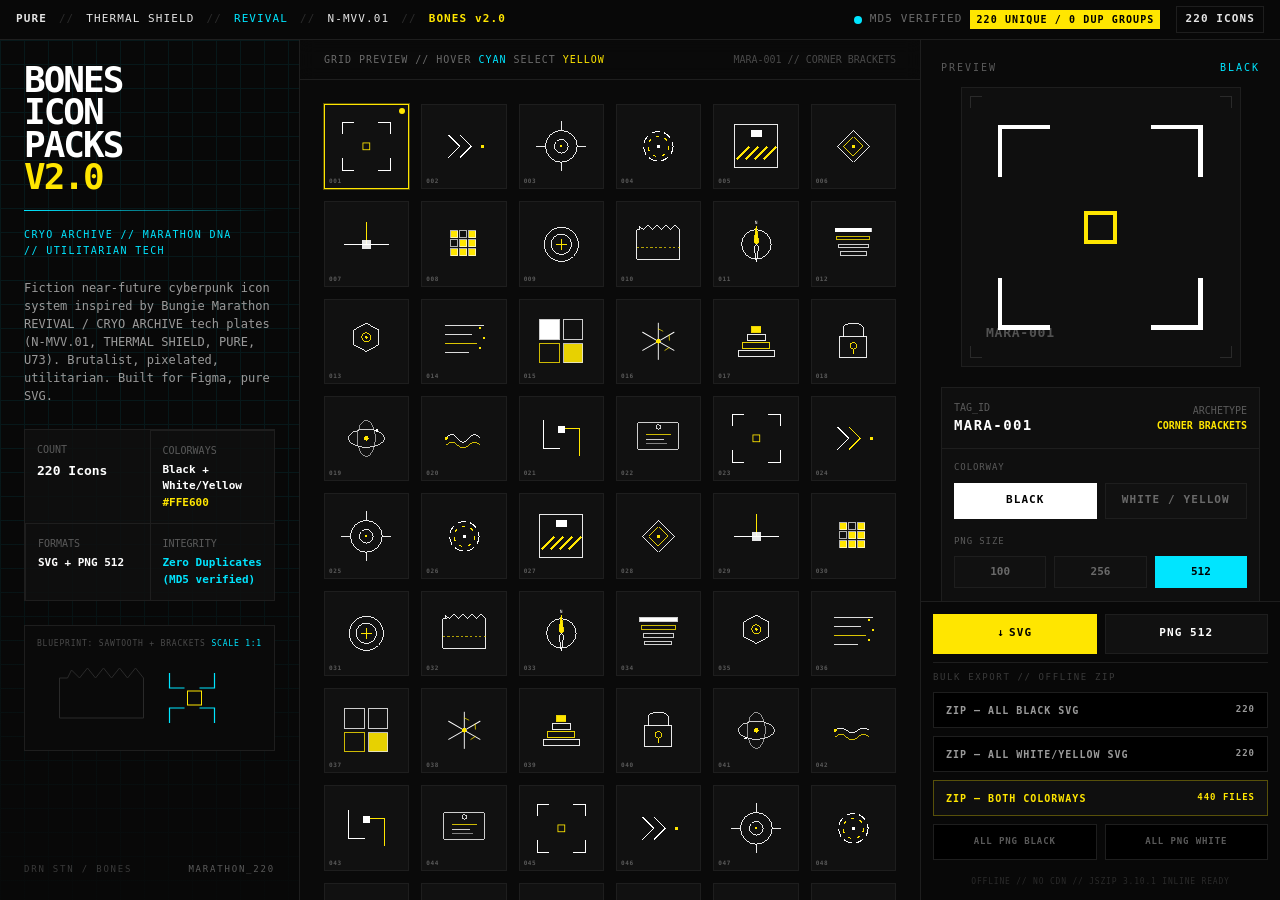
<file: index.html>
<!DOCTYPE html>
<html lang="en">
<head>
  <meta charset="UTF-8">
  <meta name="viewport" content="width=device-width, initial-scale=1">
  <title>BARE ICON3 — CRYO ARCHIVE</title>
  <style>*,:after,:before{--tw-border-spacing-x:0;--tw-border-spacing-y:0;--tw-translate-x:0;--tw-translate-y:0;--tw-rotate:0;--tw-skew-x:0;--tw-skew-y:0;--tw-scale-x:1;--tw-scale-y:1;--tw-pan-x: ;--tw-pan-y: ;--tw-pinch-zoom: ;--tw-scroll-snap-strictness:proximity;--tw-gradient-from-position: ;--tw-gradient-via-position: ;--tw-gradient-to-position: ;--tw-ordinal: ;--tw-slashed-zero: ;--tw-numeric-figure: ;--tw-numeric-spacing: ;--tw-numeric-fraction: ;--tw-ring-inset: ;--tw-ring-offset-width:0px;--tw-ring-offset-color:#fff;--tw-ring-color:rgba(59,130,246,.5);--tw-ring-offset-shadow:0 0 #0000;--tw-ring-shadow:0 0 #0000;--tw-shadow:0 0 #0000;--tw-shadow-colored:0 0 #0000;--tw-blur: ;--tw-brightness: ;--tw-contrast: ;--tw-grayscale: ;--tw-hue-rotate: ;--tw-invert: ;--tw-saturate: ;--tw-sepia: ;--tw-drop-shadow: ;--tw-backdrop-blur: ;--tw-backdrop-brightness: ;--tw-backdrop-contrast: ;--tw-backdrop-grayscale: ;--tw-backdrop-hue-rotate: ;--tw-backdrop-invert: ;--tw-backdrop-opacity: ;--tw-backdrop-saturate: ;--tw-backdrop-sepia: ;--tw-contain-size: ;--tw-contain-layout: ;--tw-contain-paint: ;--tw-contain-style: }::backdrop{--tw-border-spacing-x:0;--tw-border-spacing-y:0;--tw-translate-x:0;--tw-translate-y:0;--tw-rotate:0;--tw-skew-x:0;--tw-skew-y:0;--tw-scale-x:1;--tw-scale-y:1;--tw-pan-x: ;--tw-pan-y: ;--tw-pinch-zoom: ;--tw-scroll-snap-strictness:proximity;--tw-gradient-from-position: ;--tw-gradient-via-position: ;--tw-gradient-to-position: ;--tw-ordinal: ;--tw-slashed-zero: ;--tw-numeric-figure: ;--tw-numeric-spacing: ;--tw-numeric-fraction: ;--tw-ring-inset: ;--tw-ring-offset-width:0px;--tw-ring-offset-color:#fff;--tw-ring-color:rgba(59,130,246,.5);--tw-ring-offset-shadow:0 0 #0000;--tw-ring-shadow:0 0 #0000;--tw-shadow:0 0 #0000;--tw-shadow-colored:0 0 #0000;--tw-blur: ;--tw-brightness: ;--tw-contrast: ;--tw-grayscale: ;--tw-hue-rotate: ;--tw-invert: ;--tw-saturate: ;--tw-sepia: ;--tw-drop-shadow: ;--tw-backdrop-blur: ;--tw-backdrop-brightness: ;--tw-backdrop-contrast: ;--tw-backdrop-grayscale: ;--tw-backdrop-hue-rotate: ;--tw-backdrop-invert: ;--tw-backdrop-opacity: ;--tw-backdrop-saturate: ;--tw-backdrop-sepia: ;--tw-contain-size: ;--tw-contain-layout: ;--tw-contain-paint: ;--tw-contain-style: }/*! tailwindcss v3.4.18 | MIT License | https://tailwindcss.com*/*,:after,:before{box-sizing:border-box;border:0 solid #e5e7eb}:after,:before{--tw-content:""}:host,html{line-height:1.5;-webkit-text-size-adjust:100%;-moz-tab-size:4;-o-tab-size:4;tab-size:4;font-family:ui-sans-serif,system-ui,sans-serif,Apple Color Emoji,Segoe UI Emoji,Segoe UI Symbol,Noto Color Emoji;font-feature-settings:normal;font-variation-settings:normal;-webkit-tap-highlight-color:transparent}body{line-height:inherit}hr{height:0;color:inherit;border-top-width:1px}abbr:where([title]){-webkit-text-decoration:underline dotted;text-decoration:underline dotted}h1,h2,h3,h4,h5,h6{font-size:inherit;font-weight:inherit}a{color:inherit;text-decoration:inherit}b,strong{font-weight:bolder}code,kbd,pre,samp{font-family:ui-monospace,SFMono-Regular,Menlo,Monaco,Consolas,Liberation Mono,Courier New,monospace;font-feature-settings:normal;font-variation-settings:normal;font-size:1em}small{font-size:80%}sub,sup{font-size:75%;line-height:0;position:relative;vertical-align:baseline}sub{bottom:-.25em}sup{top:-.5em}table{text-indent:0;border-color:inherit;border-collapse:collapse}button,input,optgroup,select,textarea{font-family:inherit;font-feature-settings:inherit;font-variation-settings:inherit;font-size:100%;font-weight:inherit;line-height:inherit;letter-spacing:inherit;color:inherit;margin:0;padding:0}button,select{text-transform:none}button,input:where([type=button]),input:where([type=reset]),input:where([type=submit]){-webkit-appearance:button;background-color:transparent;background-image:none}:-moz-focusring{outline:auto}:-moz-ui-invalid{box-shadow:none}progress{vertical-align:baseline}::-webkit-inner-spin-button,::-webkit-outer-spin-button{height:auto}[type=search]{-webkit-appearance:textfield;outline-offset:-2px}::-webkit-search-decoration{-webkit-appearance:none}::-webkit-file-upload-button{-webkit-appearance:button;font:inherit}summary{display:list-item}blockquote,dd,dl,figure,h1,h2,h3,h4,h5,h6,hr,p,pre{margin:0}fieldset{margin:0}fieldset,legend{padding:0}menu,ol,ul{list-style:none;margin:0;padding:0}dialog{padding:0}textarea{resize:vertical}input::-moz-placeholder,textarea::-moz-placeholder{opacity:1;color:#9ca3af}input::placeholder,textarea::placeholder{opacity:1;color:#9ca3af}[role=button],button{cursor:pointer}:disabled{cursor:default}audio,canvas,embed,iframe,img,object,svg,video{display:block;vertical-align:middle}img,video{max-width:100%;height:auto}[hidden]:where(:not([hidden=until-found])){display:none}.pointer-events-none{pointer-events:none}.static{position:static}.absolute{position:absolute}.relative{position:relative}.sticky{position:sticky}.inset-0{inset:0}.bottom-0{bottom:0}.bottom-2{bottom:.5rem}.bottom-\[3px\]{bottom:3px}.left-0{left:0}.left-2{left:.5rem}.left-\[4px\]{left:4px}.right-0{right:0}.right-2{right:.5rem}.right-\[3px\]{right:3px}.top-0{top:0}.top-2{top:.5rem}.top-\[3px\]{top:3px}.z-10{z-index:10}.z-\[5\]{z-index:5}.mx-auto{margin-left:auto;margin-right:auto}.my-2{margin-top:.5rem}.mb-2,.my-2{margin-bottom:.5rem}.mb-3{margin-bottom:.75rem}.mt-1{margin-top:.25rem}.mt-4{margin-top:1rem}.mt-5{margin-top:1.25rem}.mt-6{margin-top:1.5rem}.mt-auto{margin-top:auto}.flex{display:flex}.grid{display:grid}.hidden{display:none}.aspect-square{aspect-ratio:1/1}.h-1\.5{height:.375rem}.h-10{height:2.5rem}.h-2{height:.5rem}.h-3{height:.75rem}.h-8{height:2rem}.h-9{height:2.25rem}.h-\[40px\]{height:40px}.h-\[68\%\]{height:68%}.h-\[78\%\]{height:78%}.h-\[80px\]{height:80px}.h-full{height:100%}.h-px{height:1px}.h-screen{height:100vh}.w-1\.5{width:.375rem}.w-2{width:.5rem}.w-3{width:.75rem}.w-\[68\%\]{width:68%}.w-\[78\%\]{width:78%}.w-full{width:100%}.w-screen{width:100vw}.max-w-\[280px\]{max-width:280px}.flex-1{flex:1 1 0%}.shrink-0{flex-shrink:0}.scale-\[1\.1\]{--tw-scale-x:1.1;--tw-scale-y:1.1}.scale-\[1\.1\],.transform{transform:translate(var(--tw-translate-x),var(--tw-translate-y)) rotate(var(--tw-rotate)) skewX(var(--tw-skew-x)) skewY(var(--tw-skew-y)) scaleX(var(--tw-scale-x)) scaleY(var(--tw-scale-y))}@keyframes pulse{50%{opacity:.5}}.animate-pulse{animation:pulse 2s cubic-bezier(.4,0,.6,1) infinite}.grid-cols-2{grid-template-columns:repeat(2,minmax(0,1fr))}.grid-cols-3{grid-template-columns:repeat(3,minmax(0,1fr))}.flex-col{flex-direction:column}.items-center{align-items:center}.justify-center{justify-content:center}.justify-between{justify-content:space-between}.gap-1{gap:.25rem}.gap-2{gap:.5rem}.gap-3{gap:.75rem}.gap-4{gap:1rem}.space-y-2>:not([hidden])~:not([hidden]){--tw-space-y-reverse:0;margin-top:calc(.5rem*(1 - var(--tw-space-y-reverse)));margin-bottom:calc(.5rem*var(--tw-space-y-reverse))}.space-y-4>:not([hidden])~:not([hidden]){--tw-space-y-reverse:0;margin-top:calc(1rem*(1 - var(--tw-space-y-reverse)));margin-bottom:calc(1rem*var(--tw-space-y-reverse))}.divide-x>:not([hidden])~:not([hidden]){--tw-divide-x-reverse:0;border-right-width:calc(1px*var(--tw-divide-x-reverse));border-left-width:calc(1px*(1 - var(--tw-divide-x-reverse)))}.divide-y>:not([hidden])~:not([hidden]){--tw-divide-y-reverse:0;border-top-width:calc(1px*(1 - var(--tw-divide-y-reverse)));border-bottom-width:calc(1px*var(--tw-divide-y-reverse))}.divide-\[\#1E1E1E\]>:not([hidden])~:not([hidden]){--tw-divide-opacity:1;border-color:rgb(30 30 30/var(--tw-divide-opacity,1))}.overflow-hidden{overflow:hidden}.overflow-y-auto{overflow-y:auto}.overflow-x-hidden{overflow-x:hidden}.rounded-full{border-radius:9999px}.border{border-width:1px}.border-b{border-bottom-width:1px}.border-l{border-left-width:1px}.border-r{border-right-width:1px}.border-t{border-top-width:1px}.border-\[\#00E5FF\]{--tw-border-opacity:1;border-color:rgb(0 229 255/var(--tw-border-opacity,1))}.border-\[\#1E1E1E\]{--tw-border-opacity:1;border-color:rgb(30 30 30/var(--tw-border-opacity,1))}.border-\[\#2A2A2A\]{--tw-border-opacity:1;border-color:rgb(42 42 42/var(--tw-border-opacity,1))}.border-\[\#FFE600\]{--tw-border-opacity:1;border-color:rgb(255 230 0/var(--tw-border-opacity,1))}.border-\[\#FFE600\]\/30{border-color:rgba(255,230,0,.3)}.border-white{--tw-border-opacity:1;border-color:rgb(255 255 255/var(--tw-border-opacity,1))}.bg-\[\#00E5FF\]{--tw-bg-opacity:1;background-color:rgb(0 229 255/var(--tw-bg-opacity,1))}.bg-\[\#080808\]{--tw-bg-opacity:1;background-color:rgb(8 8 8/var(--tw-bg-opacity,1))}.bg-\[\#0A0A0A\]{--tw-bg-opacity:1;background-color:rgb(10 10 10/var(--tw-bg-opacity,1))}.bg-\[\#0A0A0A\]\/90{background-color:hsla(0,0%,4%,.9)}.bg-\[\#0F0F0F\]{--tw-bg-opacity:1;background-color:rgb(15 15 15/var(--tw-bg-opacity,1))}.bg-\[\#0F0F0F\]\/80{background-color:hsla(0,0%,6%,.8)}.bg-\[\#111\]{--tw-bg-opacity:1;background-color:rgb(17 17 17/var(--tw-bg-opacity,1))}.bg-\[\#1E1E1E\]{--tw-bg-opacity:1;background-color:rgb(30 30 30/var(--tw-bg-opacity,1))}.bg-\[\#FFE600\]{--tw-bg-opacity:1;background-color:rgb(255 230 0/var(--tw-bg-opacity,1))}.bg-black{--tw-bg-opacity:1;background-color:rgb(0 0 0/var(--tw-bg-opacity,1))}.bg-white{--tw-bg-opacity:1;background-color:rgb(255 255 255/var(--tw-bg-opacity,1))}.bg-gradient-to-b{background-image:linear-gradient(to bottom,var(--tw-gradient-stops))}.bg-gradient-to-r{background-image:linear-gradient(to right,var(--tw-gradient-stops))}.from-\[\#00E5FF\]{--tw-gradient-from:#00e5ff var(--tw-gradient-from-position);--tw-gradient-to:rgba(0,229,255,0) var(--tw-gradient-to-position);--tw-gradient-stops:var(--tw-gradient-from),var(--tw-gradient-to)}.from-transparent{--tw-gradient-from:transparent var(--tw-gradient-from-position);--tw-gradient-to:transparent var(--tw-gradient-to-position);--tw-gradient-stops:var(--tw-gradient-from),var(--tw-gradient-to)}.via-transparent{--tw-gradient-to:transparent var(--tw-gradient-to-position);--tw-gradient-stops:var(--tw-gradient-from),transparent var(--tw-gradient-via-position),var(--tw-gradient-to)}.to-\[\#080808\]\/90{--tw-gradient-to:rgba(8,8,8,.9) var(--tw-gradient-to-position)}.to-transparent{--tw-gradient-to:transparent var(--tw-gradient-to-position)}.p-3{padding:.75rem}.p-5{padding:1.25rem}.p-6{padding:1.5rem}.px-1\.5{padding-left:.375rem;padding-right:.375rem}.px-2{padding-left:.5rem;padding-right:.5rem}.px-3{padding-left:.75rem;padding-right:.75rem}.px-4{padding-left:1rem;padding-right:1rem}.px-6{padding-left:1.5rem;padding-right:1.5rem}.py-0\.5{padding-top:.125rem;padding-bottom:.125rem}.py-1{padding-top:.25rem;padding-bottom:.25rem}.py-3{padding-top:.75rem;padding-bottom:.75rem}.pb-\[260px\]{padding-bottom:260px}.pt-2{padding-top:.5rem}.pt-6{padding-top:1.5rem}.text-center{text-align:center}.text-right{text-align:right}.font-mono{font-family:ui-monospace,SFMono-Regular,Menlo,Monaco,Consolas,Liberation Mono,Courier New,monospace}.text-\[10px\]{font-size:10px}.text-\[11px\]{font-size:11px}.text-\[12px\]{font-size:12px}.text-\[13px\]{font-size:13px}.text-\[14px\]{font-size:14px}.text-\[36px\]{font-size:36px}.text-\[6px\]{font-size:6px}.text-\[8px\]{font-size:8px}.text-\[9px\]{font-size:9px}.font-black{font-weight:900}.font-bold{font-weight:700}.uppercase{text-transform:uppercase}.leading-4{line-height:1rem}.leading-\[0\.9\]{line-height:.9}.leading-\[1\.5\]{line-height:1.5}.tracking-\[-2px\]{letter-spacing:-2px}.tracking-\[0\.14em\]{letter-spacing:.14em}.tracking-\[0\.18em\]{letter-spacing:.18em}.tracking-\[0\.2em\]{letter-spacing:.2em}.tracking-widest{letter-spacing:.1em}.text-\[\#00E5FF\]{--tw-text-opacity:1;color:rgb(0 229 255/var(--tw-text-opacity,1))}.text-\[\#2A2A2A\]{--tw-text-opacity:1;color:rgb(42 42 42/var(--tw-text-opacity,1))}.text-\[\#3A3A3A\]{--tw-text-opacity:1;color:rgb(58 58 58/var(--tw-text-opacity,1))}.text-\[\#4A4A4A\]{--tw-text-opacity:1;color:rgb(74 74 74/var(--tw-text-opacity,1))}.text-\[\#5A5A5A\]{--tw-text-opacity:1;color:rgb(90 90 90/var(--tw-text-opacity,1))}.text-\[\#6A6A6A\]{--tw-text-opacity:1;color:rgb(106 106 106/var(--tw-text-opacity,1))}.text-\[\#6B6B6B\]{--tw-text-opacity:1;color:rgb(107 107 107/var(--tw-text-opacity,1))}.text-\[\#9A9A9A\]{--tw-text-opacity:1;color:rgb(154 154 154/var(--tw-text-opacity,1))}.text-\[\#E5E5E5\]{--tw-text-opacity:1;color:rgb(229 229 229/var(--tw-text-opacity,1))}.text-\[\#FFE600\]{--tw-text-opacity:1;color:rgb(255 230 0/var(--tw-text-opacity,1))}.text-black{--tw-text-opacity:1;color:rgb(0 0 0/var(--tw-text-opacity,1))}.text-white{--tw-text-opacity:1;color:rgb(255 255 255/var(--tw-text-opacity,1))}.opacity-30{opacity:.3}.opacity-\[0\.07\]{opacity:.07}.ring-1{--tw-ring-offset-shadow:var(--tw-ring-inset) 0 0 0 var(--tw-ring-offset-width) var(--tw-ring-offset-color);--tw-ring-shadow:var(--tw-ring-inset) 0 0 0 calc(1px + var(--tw-ring-offset-width)) var(--tw-ring-color);box-shadow:var(--tw-ring-offset-shadow),var(--tw-ring-shadow),var(--tw-shadow,0 0 #0000)}.ring-\[\#FFE600\]\/30{--tw-ring-color:rgba(255,230,0,.3)}.filter{filter:var(--tw-blur) var(--tw-brightness) var(--tw-contrast) var(--tw-grayscale) var(--tw-hue-rotate) var(--tw-invert) var(--tw-saturate) var(--tw-sepia) var(--tw-drop-shadow)}.backdrop-blur{--tw-backdrop-blur:blur(8px);backdrop-filter:var(--tw-backdrop-blur) var(--tw-backdrop-brightness) var(--tw-backdrop-contrast) var(--tw-backdrop-grayscale) var(--tw-backdrop-hue-rotate) var(--tw-backdrop-invert) var(--tw-backdrop-opacity) var(--tw-backdrop-saturate) var(--tw-backdrop-sepia)}.transition{transition-property:color,background-color,border-color,text-decoration-color,fill,stroke,opacity,box-shadow,transform,filter,backdrop-filter;transition-timing-function:cubic-bezier(.4,0,.2,1);transition-duration:.15s}.transition-all{transition-property:all;transition-timing-function:cubic-bezier(.4,0,.2,1)}.duration-150,.transition-all{transition-duration:.15s}#root,body,html{min-height:100%}body{margin:0;font-family:Inter,ui-sans-serif,system-ui,-apple-system,BlinkMacSystemFont,Segoe UI,sans-serif}[role=button]:not([aria-disabled=true]),button:not(:disabled),label[for],select:not(:disabled),summary{cursor:pointer}.selection\:bg-\[\#FFE600\] ::-moz-selection{--tw-bg-opacity:1;background-color:rgb(255 230 0/var(--tw-bg-opacity,1))}.selection\:bg-\[\#FFE600\] ::selection{--tw-bg-opacity:1;background-color:rgb(255 230 0/var(--tw-bg-opacity,1))}.selection\:text-black ::-moz-selection{--tw-text-opacity:1;color:rgb(0 0 0/var(--tw-text-opacity,1))}.selection\:text-black ::selection{--tw-text-opacity:1;color:rgb(0 0 0/var(--tw-text-opacity,1))}.selection\:bg-\[\#FFE600\]::-moz-selection{--tw-bg-opacity:1;background-color:rgb(255 230 0/var(--tw-bg-opacity,1))}.selection\:bg-\[\#FFE600\]::selection{--tw-bg-opacity:1;background-color:rgb(255 230 0/var(--tw-bg-opacity,1))}.selection\:text-black::-moz-selection{--tw-text-opacity:1;color:rgb(0 0 0/var(--tw-text-opacity,1))}.selection\:text-black::selection{--tw-text-opacity:1;color:rgb(0 0 0/var(--tw-text-opacity,1))}.hover\:border-\[\#00E5FF\]:hover{--tw-border-opacity:1;border-color:rgb(0 229 255/var(--tw-border-opacity,1))}.hover\:border-\[\#2A2A2A\]:hover{--tw-border-opacity:1;border-color:rgb(42 42 42/var(--tw-border-opacity,1))}.hover\:bg-\[\#111\]:hover{--tw-bg-opacity:1;background-color:rgb(17 17 17/var(--tw-bg-opacity,1))}.hover\:bg-\[\#151515\]:hover{--tw-bg-opacity:1;background-color:rgb(21 21 21/var(--tw-bg-opacity,1))}.hover\:bg-\[\#ffea33\]:hover{--tw-bg-opacity:1;background-color:rgb(255 234 51/var(--tw-bg-opacity,1))}.hover\:text-\[\#00E5FF\]:hover{--tw-text-opacity:1;color:rgb(0 229 255/var(--tw-text-opacity,1))}.hover\:text-\[\#9A9A9A\]:hover{--tw-text-opacity:1;color:rgb(154 154 154/var(--tw-text-opacity,1))}.hover\:text-white:hover{--tw-text-opacity:1;color:rgb(255 255 255/var(--tw-text-opacity,1))}.disabled\:opacity-50:disabled{opacity:.5}.group:hover .group-hover\:opacity-60{opacity:.6}@media (min-width:768px){.md\:flex{display:flex}}@media (min-width:1024px){.lg\:w-\[300px\]{width:300px}.lg\:w-\[360px\]{width:360px}.lg\:flex-row{flex-direction:row}.lg\:border-b-0{border-bottom-width:0}.lg\:border-l{border-left-width:1px}.lg\:border-r{border-right-width:1px}.lg\:border-t-0{border-top-width:0}}</style>
  <style>
    /* Keep the three desktop panels usable on narrow screens. */
    @media (max-width: 700px) {
      html, body { min-width: 320px; min-height: 100%; height: auto !important; overflow-x: hidden !important; overflow-y: auto !important; }
      #root { min-height: 100dvh; }
      #root > div { height: auto !important; min-height: 100dvh; overflow: visible !important; flex-direction: column !important; }
      #root [class~="h-screen"] { height: auto !important; min-height: 0 !important; }
      #root [class~="overflow-hidden"] { overflow: visible !important; }
      #root [class*="w-[300px]"], #root [class*="w-[360px]"], #root [class*="w-[280px]"] { width: 100% !important; max-width: none !important; }
      #root [class*="min-w-"] { min-width: 0 !important; }
      #root [class*="grid-cols-"] { grid-template-columns: repeat(2, minmax(0, 1fr)) !important; }
      #root button { min-height: 40px; }
    }
  </style>
</head>
<body>
  <div id="root"></div>
  
  <script type="module">var Jc=Object.create;var{getPrototypeOf:jc,defineProperty:Ml,getOwnPropertyNames:Zc}=Object;var qc=Object.prototype.hasOwnProperty;var Ge=(e,n,t)=>{t=e!=null?Jc(jc(e)):{};let r=n||!e||!e.__esModule?Ml(t,"default",{value:e,enumerable:!0}):t;for(let l of Zc(e))if(!qc.call(r,l))Ml(r,l,{get:()=>e[l],enumerable:!0});return r};var ar=(e,n)=>()=>(n||e((n={exports:{}}).exports,n),n.exports);var bc=(e,n)=>{for(var t in n)Ml(e,t,{get:n[t],enumerable:!0,configurable:!0,set:(r)=>n[t]=()=>r})};var ef=(e,n)=>()=>(e&&(n=e(e=0)),n);var nf=((e)=>typeof require<"u"?require:typeof Proxy<"u"?new Proxy(e,{get:(n,t)=>(typeof require<"u"?require:n)[t]}):e)(function(e){if(typeof require<"u")return require.apply(this,arguments);throw Error('Dynamic require of "'+e+'" is not supported')});var pt=ar((gf)=>{var dt=Symbol.for("react.element"),tf=Symbol.for("react.portal"),rf=Symbol.for("react.fragment"),lf=Symbol.for("react.strict_mode"),of=Symbol.for("react.profiler"),uf=Symbol.for("react.provider"),sf=Symbol.for("react.context"),af=Symbol.for("react.forward_ref"),cf=Symbol.for("react.suspense"),ff=Symbol.for("react.memo"),df=Symbol.for("react.lazy"),li=Symbol.iterator;function pf(e){if(e===null||typeof e!=="object")return null;return e=li&&e[li]||e["@@iterator"],typeof e==="function"?e:null}var ii={isMounted:function(){return!1},enqueueForceUpdate:function(){},enqueueReplaceState:function(){},enqueueSetState:function(){}},si=Object.assign,ai={};function Fn(e,n,t){this.props=e,this.context=n,this.refs=ai,this.updater=t||ii}Fn.prototype.isReactComponent={};Fn.prototype.setState=function(e,n){if(typeof e!=="object"&&typeof e!=="function"&&e!=null)throw Error("setState(...): takes an object of state variables to update or a function which returns an object of state variables.");this.updater.enqueueSetState(this,e,n,"setState")};Fn.prototype.forceUpdate=function(e){this.updater.enqueueForceUpdate(this,e,"forceUpdate")};function ci(){}ci.prototype=Fn.prototype;function Dl(e,n,t){this.props=e,this.context=n,this.refs=ai,this.updater=t||ii}var Ol=Dl.prototype=new ci;Ol.constructor=Dl;si(Ol,Fn.prototype);Ol.isPureReactComponent=!0;var oi=Array.isArray,fi=Object.prototype.hasOwnProperty,Il={current:null},di={key:!0,ref:!0,__self:!0,__source:!0};function pi(e,n,t){var r,l={},o=null,u=null;if(n!=null)for(r in n.ref!==void 0&&(u=n.ref),n.key!==void 0&&(o=""+n.key),n)fi.call(n,r)&&!di.hasOwnProperty(r)&&(l[r]=n[r]);var i=arguments.length-2;if(i===1)l.children=t;else if(1<i){for(var s=Array(i),c=0;c<i;c++)s[c]=arguments[c+2];l.children=s}if(e&&e.defaultProps)for(r in i=e.defaultProps,i)l[r]===void 0&&(l[r]=i[r]);return{$$typeof:dt,type:e,key:o,ref:u,props:l,_owner:Il.current}}function mf(e,n){return{$$typeof:dt,type:e.type,key:n,ref:e.ref,props:e.props,_owner:e._owner}}function Ul(e){return typeof e==="object"&&e!==null&&e.$$typeof===dt}function hf(e){var n={"=":"=0",":":"=2"};return"$"+e.replace(/[=:]/g,function(t){return n[t]})}var ui=/\/+/g;function Fl(e,n){return typeof e==="object"&&e!==null&&e.key!=null?hf(""+e.key):n.toString(36)}function fr(e,n,t,r,l){var o=typeof e;if(o==="undefined"||o==="boolean")e=null;var u=!1;if(e===null)u=!0;else switch(o){case"string":case"number":u=!0;break;case"object":switch(e.$$typeof){case dt:case tf:u=!0}}if(u)return u=e,l=l(u),e=r===""?"."+Fl(u,0):r,oi(l)?(t="",e!=null&&(t=e.replace(ui,"$&/")+"/"),fr(l,n,t,"",function(c){return c})):l!=null&&(Ul(l)&&(l=mf(l,t+(!l.key||u&&u.key===l.key?"":(""+l.key).replace(ui,"$&/")+"/")+e)),n.push(l)),1;if(u=0,r=r===""?".":r+":",oi(e))for(var i=0;i<e.length;i++){o=e[i];var s=r+Fl(o,i);u+=fr(o,n,t,s,l)}else if(s=pf(e),typeof s==="function")for(e=s.call(e),i=0;!(o=e.next()).done;)o=o.value,s=r+Fl(o,i++),u+=fr(o,n,t,s,l);else if(o==="object")throw n=String(e),Error("Objects are not valid as a React child (found: "+(n==="[object Object]"?"object with keys {"+Object.keys(e).join(", ")+"}":n)+"). If you meant to render a collection of children, use an array instead.");return u}function cr(e,n,t){if(e==null)return e;var r=[],l=0;return fr(e,r,"","",function(o){return n.call(t,o,l++)}),r}function vf(e){if(e._status===-1){var n=e._result;n=n(),n.then(function(t){if(e._status===0||e._status===-1)e._status=1,e._result=t},function(t){if(e._status===0||e._status===-1)e._status=2,e._result=t}),e._status===-1&&(e._status=0,e._result=n)}if(e._status===1)return e._result.default;throw e._result}var te={current:null},dr={transition:null},yf={ReactCurrentDispatcher:te,ReactCurrentBatchConfig:dr,ReactCurrentOwner:Il};function mi(){throw Error("act(...) is not supported in production builds of React.")}gf.Children={map:cr,forEach:function(e,n,t){cr(e,function(){n.apply(this,arguments)},t)},count:function(e){var n=0;return cr(e,function(){n++}),n},toArray:function(e){return cr(e,function(n){return n})||[]},only:function(e){if(!Ul(e))throw Error("React.Children.only expected to receive a single React element child.");return e}};gf.Component=Fn;gf.Fragment=rf;gf.Profiler=of;gf.PureComponent=Dl;gf.StrictMode=lf;gf.Suspense=cf;gf.__SECRET_INTERNALS_DO_NOT_USE_OR_YOU_WILL_BE_FIRED=yf;gf.act=mi;gf.cloneElement=function(e,n,t){if(e===null||e===void 0)throw Error("React.cloneElement(...): The argument must be a React element, but you passed "+e+".");var r=si({},e.props),l=e.key,o=e.ref,u=e._owner;if(n!=null){if(n.ref!==void 0&&(o=n.ref,u=Il.current),n.key!==void 0&&(l=""+n.key),e.type&&e.type.defaultProps)var i=e.type.defaultProps;for(s in n)fi.call(n,s)&&!di.hasOwnProperty(s)&&(r[s]=n[s]===void 0&&i!==void 0?i[s]:n[s])}var s=arguments.length-2;if(s===1)r.children=t;else if(1<s){i=Array(s);for(var c=0;c<s;c++)i[c]=arguments[c+2];r.children=i}return{$$typeof:dt,type:e.type,key:l,ref:o,props:r,_owner:u}};gf.createContext=function(e){return e={$$typeof:sf,_currentValue:e,_currentValue2:e,_threadCount:0,Provider:null,Consumer:null,_defaultValue:null,_globalName:null},e.Provider={$$typeof:uf,_context:e},e.Consumer=e};gf.createElement=pi;gf.createFactory=function(e){var n=pi.bind(null,e);return n.type=e,n};gf.createRef=function(){return{current:null}};gf.forwardRef=function(e){return{$$typeof:af,render:e}};gf.isValidElement=Ul;gf.lazy=function(e){return{$$typeof:df,_payload:{_status:-1,_result:e},_init:vf}};gf.memo=function(e,n){return{$$typeof:ff,type:e,compare:n===void 0?null:n}};gf.startTransition=function(e){var n=dr.transition;dr.transition={};try{e()}finally{dr.transition=n}};gf.unstable_act=mi;gf.useCallback=function(e,n){return te.current.useCallback(e,n)};gf.useContext=function(e){return te.current.useContext(e)};gf.useDebugValue=function(){};gf.useDeferredValue=function(e){return te.current.useDeferredValue(e)};gf.useEffect=function(e,n){return te.current.useEffect(e,n)};gf.useId=function(){return te.current.useId()};gf.useImperativeHandle=function(e,n,t){return te.current.useImperativeHandle(e,n,t)};gf.useInsertionEffect=function(e,n){return te.current.useInsertionEffect(e,n)};gf.useLayoutEffect=function(e,n){return te.current.useLayoutEffect(e,n)};gf.useMemo=function(e,n){return te.current.useMemo(e,n)};gf.useReducer=function(e,n,t){return te.current.useReducer(e,n,t)};gf.useRef=function(e){return te.current.useRef(e)};gf.useState=function(e){return te.current.useState(e)};gf.useSyncExternalStore=function(e,n,t){return te.current.useSyncExternalStore(e,n,t)};gf.useTransition=function(){return te.current.useTransition()};gf.version="18.3.1"});var Si=ar((td)=>{function $l(e,n){var t=e.length;e.push(n);e:for(;0<t;){var r=t-1>>>1,l=e[r];if(0<pr(l,n))e[r]=n,e[t]=l,t=r;else break e}}function Ce(e){return e.length===0?null:e[0]}function yr(e){if(e.length===0)return null;var n=e[0],t=e.pop();if(t!==n){e[0]=t;e:for(var r=0,l=e.length,o=l>>>1;r<o;){var u=2*(r+1)-1,i=e[u],s=u+1,c=e[s];if(0>pr(i,t))s<l&&0>pr(c,i)?(e[r]=c,e[s]=t,r=s):(e[r]=i,e[u]=t,r=u);else if(s<l&&0>pr(c,t))e[r]=c,e[s]=t,r=s;else break e}}return n}function pr(e,n){var t=e.sortIndex-n.sortIndex;return t!==0?t:e.id-n.id}if(typeof performance==="object"&&typeof performance.now==="function")Bl=performance,td.unstable_now=function(){return Bl.now()};else mr=Date,Al=mr.now(),td.unstable_now=function(){return mr.now()-Al};var Bl,mr,Al,Re=[],Je=[],nd=1,he=null,Z=3,gr=!1,yn=!1,ht=!1,vi=typeof setTimeout==="function"?setTimeout:null,yi=typeof clearTimeout==="function"?clearTimeout:null,hi=typeof setImmediate<"u"?setImmediate:null;typeof navigator<"u"&&navigator.scheduling!==void 0&&navigator.scheduling.isInputPending!==void 0&&navigator.scheduling.isInputPending.bind(navigator.scheduling);function Hl(e){for(var n=Ce(Je);n!==null;){if(n.callback===null)yr(Je);else if(n.startTime<=e)yr(Je),n.sortIndex=n.expirationTime,$l(Re,n);else break;n=Ce(Je)}}function Wl(e){if(ht=!1,Hl(e),!yn)if(Ce(Re)!==null)yn=!0,Xl(Kl);else{var n=Ce(Je);n!==null&&Yl(Wl,n.startTime-e)}}function Kl(e,n){yn=!1,ht&&(ht=!1,yi(vt),vt=-1),gr=!0;var t=Z;try{Hl(n);for(he=Ce(Re);he!==null&&(!(he.expirationTime>n)||e&&!ki());){var r=he.callback;if(typeof r==="function"){he.callback=null,Z=he.priorityLevel;var l=r(he.expirationTime<=n);n=td.unstable_now(),typeof l==="function"?he.callback=l:he===Ce(Re)&&yr(Re),Hl(n)}else yr(Re);he=Ce(Re)}if(he!==null)var o=!0;else{var u=Ce(Je);u!==null&&Yl(Wl,u.startTime-n),o=!1}return o}finally{he=null,Z=t,gr=!1}}var wr=!1,hr=null,vt=-1,gi=5,wi=-1;function ki(){return td.unstable_now()-wi<gi?!1:!0}function Vl(){if(hr!==null){var e=td.unstable_now();wi=e;var n=!0;try{n=hr(!0,e)}finally{n?mt():(wr=!1,hr=null)}}else wr=!1}var mt;if(typeof hi==="function")mt=function(){hi(Vl)};else if(typeof MessageChannel<"u")vr=new MessageChannel,Ql=vr.port2,vr.port1.onmessage=Vl,mt=function(){Ql.postMessage(null)};else mt=function(){vi(Vl,0)};var vr,Ql;function Xl(e){hr=e,wr||(wr=!0,mt())}function Yl(e,n){vt=vi(function(){e(td.unstable_now())},n)}td.unstable_IdlePriority=5;td.unstable_ImmediatePriority=1;td.unstable_LowPriority=4;td.unstable_NormalPriority=3;td.unstable_Profiling=null;td.unstable_UserBlockingPriority=2;td.unstable_cancelCallback=function(e){e.callback=null};td.unstable_continueExecution=function(){yn||gr||(yn=!0,Xl(Kl))};td.unstable_forceFrameRate=function(e){0>e||125<e?console.error("forceFrameRate takes a positive int between 0 and 125, forcing frame rates higher than 125 fps is not supported"):gi=0<e?Math.floor(1000/e):5};td.unstable_getCurrentPriorityLevel=function(){return Z};td.unstable_getFirstCallbackNode=function(){return Ce(Re)};td.unstable_next=function(e){switch(Z){case 1:case 2:case 3:var n=3;break;default:n=Z}var t=Z;Z=n;try{return e()}finally{Z=t}};td.unstable_pauseExecution=function(){};td.unstable_requestPaint=function(){};td.unstable_runWithPriority=function(e,n){switch(e){case 1:case 2:case 3:case 4:case 5:break;default:e=3}var t=Z;Z=e;try{return n()}finally{Z=t}};td.unstable_scheduleCallback=function(e,n,t){var r=td.unstable_now();switch(typeof t==="object"&&t!==null?(t=t.delay,t=typeof t==="number"&&0<t?r+t:r):t=r,e){case 1:var l=-1;break;case 2:l=250;break;case 5:l=1073741823;break;case 4:l=1e4;break;default:l=5000}return l=t+l,e={id:nd++,callback:n,priorityLevel:e,startTime:t,expirationTime:l,sortIndex:-1},t>r?(e.sortIndex=t,$l(Je,e),Ce(Re)===null&&e===Ce(Je)&&(ht?(yi(vt),vt=-1):ht=!0,Yl(Wl,t-r))):(e.sortIndex=l,$l(Re,e),yn||gr||(yn=!0,Xl(Kl))),e};td.unstable_shouldYield=ki;td.unstable_wrapCallback=function(e){var n=Z;return function(){var t=Z;Z=n;try{return e.apply(this,arguments)}finally{Z=t}}}});var ei={};bc(ei,{version:()=>Oc,unstable_renderSubtreeIntoContainer:()=>Dc,unstable_batchedUpdates:()=>Fc,unmountComponentAtNode:()=>Mc,render:()=>Rc,hydrateRoot:()=>Lc,hydrate:()=>zc,flushSync:()=>Tc,findDOMNode:()=>xc,createRoot:()=>Pc,createPortal:()=>Nc,__SECRET_INTERNALS_DO_NOT_USE_OR_YOU_WILL_BE_FIRED:()=>_c});function y(e){for(var n="https://reactjs.org/docs/error-decoder.html?invariant="+e,t=1;t<arguments.length;t++)n+="&args[]="+encodeURIComponent(arguments[t]);return"Minified React error #"+e+"; visit "+n+" for the full message or use the non-minified dev environment for full errors and additional helpful warnings."}function Rn(e,n){nt(e,n),nt(e+"Capture",n)}function nt(e,n){At[e]=n;for(e=0;e<n.length;e++)xs.add(n[e])}function Ed(e){if(vo.call(Ci,e))return!0;if(vo.call(Ei,e))return!1;if(Sd.test(e))return Ci[e]=!0;return Ei[e]=!0,!1}function Cd(e,n,t,r){if(t!==null&&t.type===0)return!1;switch(typeof n){case"function":case"symbol":return!0;case"boolean":if(r)return!1;if(t!==null)return!t.acceptsBooleans;return e=e.toLowerCase().slice(0,5),e!=="data-"&&e!=="aria-";default:return!1}}function _d(e,n,t,r){if(n===null||typeof n>"u"||Cd(e,n,t,r))return!0;if(r)return!1;if(t!==null)switch(t.type){case 3:return!n;case 4:return n===!1;case 5:return isNaN(n);case 6:return isNaN(n)||1>n}return!1}function oe(e,n,t,r,l,o,u){this.acceptsBooleans=n===2||n===3||n===4,this.attributeName=r,this.attributeNamespace=l,this.mustUseProperty=t,this.propertyName=e,this.type=n,this.sanitizeURL=o,this.removeEmptyString=u}function fu(e){return e[1].toUpperCase()}function du(e,n,t,r){var l=j.hasOwnProperty(n)?j[n]:null;if(l!==null?l.type!==0:r||!(2<n.length)||n[0]!=="o"&&n[0]!=="O"||n[1]!=="n"&&n[1]!=="N")_d(n,t,l,r)&&(t=null),r||l===null?Ed(n)&&(t===null?e.removeAttribute(n):e.setAttribute(n,""+t)):l.mustUseProperty?e[l.propertyName]=t===null?l.type===3?!1:"":t:(n=l.attributeName,r=l.attributeNamespace,t===null?e.removeAttribute(n):(l=l.type,t=l===3||l===4&&t===!0?"":""+t,r?e.setAttributeNS(r,n,t):e.setAttribute(n,t)))}function yt(e){if(e===null||typeof e!=="object")return null;return e=_i&&e[_i]||e["@@iterator"],typeof e==="function"?e:null}function _t(e){if(Gl===void 0)try{throw Error()}catch(t){var n=t.stack.trim().match(/\n( *(at )?)/);Gl=n&&n[1]||""}return`
`+Gl+e}function jl(e,n){if(!e||Jl)return"";Jl=!0;var t=Error.prepareStackTrace;Error.prepareStackTrace=void 0;try{if(n)if(n=function(){throw Error()},Object.defineProperty(n.prototype,"props",{set:function(){throw Error()}}),typeof Reflect==="object"&&Reflect.construct){try{Reflect.construct(n,[])}catch(c){var r=c}Reflect.construct(e,[],n)}else{try{n.call()}catch(c){r=c}e.call(n.prototype)}else{try{throw Error()}catch(c){r=c}e()}}catch(c){if(c&&r&&typeof c.stack==="string"){for(var l=c.stack.split(`
`),o=r.stack.split(`
`),u=l.length-1,i=o.length-1;1<=u&&0<=i&&l[u]!==o[i];)i--;for(;1<=u&&0<=i;u--,i--)if(l[u]!==o[i]){if(u!==1||i!==1)do if(u--,i--,0>i||l[u]!==o[i]){var s=`
`+l[u].replace(" at new "," at ");return e.displayName&&s.includes("<anonymous>")&&(s=s.replace("<anonymous>",e.displayName)),s}while(1<=u&&0<=i);break}}}finally{Jl=!1,Error.prepareStackTrace=t}return(e=e?e.displayName||e.name:"")?_t(e):""}function Nd(e){switch(e.tag){case 5:return _t(e.type);case 16:return _t("Lazy");case 13:return _t("Suspense");case 19:return _t("SuspenseList");case 0:case 2:case 15:return e=jl(e.type,!1),e;case 11:return e=jl(e.type.render,!1),e;case 1:return e=jl(e.type,!0),e;default:return""}}function ko(e){if(e==null)return null;if(typeof e==="function")return e.displayName||e.name||null;if(typeof e==="string")return e;switch(e){case Vn:return"Fragment";case Un:return"Portal";case yo:return"Profiler";case pu:return"StrictMode";case go:return"Suspense";case wo:return"SuspenseList"}if(typeof e==="object")switch(e.$$typeof){case zs:return(e.displayName||"Context")+".Consumer";case Ts:return(e._context.displayName||"Context")+".Provider";case mu:var n=e.render;return e=e.displayName,e||(e=n.displayName||n.name||"",e=e!==""?"ForwardRef("+e+")":"ForwardRef"),e;case hu:return n=e.displayName||null,n!==null?n:ko(e.type)||"Memo";case Ze:n=e._payload,e=e._init;try{return ko(e(n))}catch(t){}}return null}function Pd(e){var n=e.type;switch(e.tag){case 24:return"Cache";case 9:return(n.displayName||"Context")+".Consumer";case 10:return(n._context.displayName||"Context")+".Provider";case 18:return"DehydratedFragment";case 11:return e=n.render,e=e.displayName||e.name||"",n.displayName||(e!==""?"ForwardRef("+e+")":"ForwardRef");case 7:return"Fragment";case 5:return n;case 4:return"Portal";case 3:return"Root";case 6:return"Text";case 16:return ko(n);case 8:return n===pu?"StrictMode":"Mode";case 22:return"Offscreen";case 12:return"Profiler";case 21:return"Scope";case 13:return"Suspense";case 19:return"SuspenseList";case 25:return"TracingMarker";case 1:case 0:case 17:case 2:case 14:case 15:if(typeof n==="function")return n.displayName||n.name||null;if(typeof n==="string")return n}return null}function dn(e){switch(typeof e){case"boolean":case"number":case"string":case"undefined":return e;case"object":return e;default:return""}}function Rs(e){var n=e.type;return(e=e.nodeName)&&e.toLowerCase()==="input"&&(n==="checkbox"||n==="radio")}function xd(e){var n=Rs(e)?"checked":"value",t=Object.getOwnPropertyDescriptor(e.constructor.prototype,n),r=""+e[n];if(!e.hasOwnProperty(n)&&typeof t<"u"&&typeof t.get==="function"&&typeof t.set==="function"){var{get:l,set:o}=t;return Object.defineProperty(e,n,{configurable:!0,get:function(){return l.call(this)},set:function(u){r=""+u,o.call(this,u)}}),Object.defineProperty(e,n,{enumerable:t.enumerable}),{getValue:function(){return r},setValue:function(u){r=""+u},stopTracking:function(){e._valueTracker=null,delete e[n]}}}}function Sr(e){e._valueTracker||(e._valueTracker=xd(e))}function Ms(e){if(!e)return!1;var n=e._valueTracker;if(!n)return!0;var t=n.getValue(),r="";return e&&(r=Rs(e)?e.checked?"true":"false":e.value),e=r,e!==t?(n.setValue(e),!0):!1}function Xr(e){if(e=e||(typeof document<"u"?document:void 0),typeof e>"u")return null;try{return e.activeElement||e.body}catch(n){return e.body}}function So(e,n){var t=n.checked;return B({},n,{defaultChecked:void 0,defaultValue:void 0,value:void 0,checked:t!=null?t:e._wrapperState.initialChecked})}function Ni(e,n){var t=n.defaultValue==null?"":n.defaultValue,r=n.checked!=null?n.checked:n.defaultChecked;t=dn(n.value!=null?n.value:t),e._wrapperState={initialChecked:r,initialValue:t,controlled:n.type==="checkbox"||n.type==="radio"?n.checked!=null:n.value!=null}}function Fs(e,n){n=n.checked,n!=null&&du(e,"checked",n,!1)}function Eo(e,n){Fs(e,n);var t=dn(n.value),r=n.type;if(t!=null)if(r==="number"){if(t===0&&e.value===""||e.value!=t)e.value=""+t}else e.value!==""+t&&(e.value=""+t);else if(r==="submit"||r==="reset"){e.removeAttribute("value");return}n.hasOwnProperty("value")?Co(e,n.type,t):n.hasOwnProperty("defaultValue")&&Co(e,n.type,dn(n.defaultValue)),n.checked==null&&n.defaultChecked!=null&&(e.defaultChecked=!!n.defaultChecked)}function Pi(e,n,t){if(n.hasOwnProperty("value")||n.hasOwnProperty("defaultValue")){var r=n.type;if(!(r!=="submit"&&r!=="reset"||n.value!==void 0&&n.value!==null))return;n=""+e._wrapperState.initialValue,t||n===e.value||(e.value=n),e.defaultValue=n}t=e.name,t!==""&&(e.name=""),e.defaultChecked=!!e._wrapperState.initialChecked,t!==""&&(e.name=t)}function Co(e,n,t){if(n!=="number"||Xr(e.ownerDocument)!==e)t==null?e.defaultValue=""+e._wrapperState.initialValue:e.defaultValue!==""+t&&(e.defaultValue=""+t)}function Jn(e,n,t,r){if(e=e.options,n){n={};for(var l=0;l<t.length;l++)n["$"+t[l]]=!0;for(t=0;t<e.length;t++)l=n.hasOwnProperty("$"+e[t].value),e[t].selected!==l&&(e[t].selected=l),l&&r&&(e[t].defaultSelected=!0)}else{t=""+dn(t),n=null;for(l=0;l<e.length;l++){if(e[l].value===t){e[l].selected=!0,r&&(e[l].defaultSelected=!0);return}n!==null||e[l].disabled||(n=e[l])}n!==null&&(n.selected=!0)}}function _o(e,n){if(n.dangerouslySetInnerHTML!=null)throw Error(y(91));return B({},n,{value:void 0,defaultValue:void 0,children:""+e._wrapperState.initialValue})}function xi(e,n){var t=n.value;if(t==null){if(t=n.children,n=n.defaultValue,t!=null){if(n!=null)throw Error(y(92));if(Nt(t)){if(1<t.length)throw Error(y(93));t=t[0]}n=t}n==null&&(n=""),t=n}e._wrapperState={initialValue:dn(t)}}function Ds(e,n){var t=dn(n.value),r=dn(n.defaultValue);t!=null&&(t=""+t,t!==e.value&&(e.value=t),n.defaultValue==null&&e.defaultValue!==t&&(e.defaultValue=t)),r!=null&&(e.defaultValue=""+r)}function Ti(e){var n=e.textContent;n===e._wrapperState.initialValue&&n!==""&&n!==null&&(e.value=n)}function Os(e){switch(e){case"svg":return"http://www.w3.org/2000/svg";case"math":return"http://www.w3.org/1998/Math/MathML";default:return"http://www.w3.org/1999/xhtml"}}function No(e,n){return e==null||e==="http://www.w3.org/1999/xhtml"?Os(n):e==="http://www.w3.org/2000/svg"&&n==="foreignObject"?"http://www.w3.org/1999/xhtml":e}function Ht(e,n){if(n){var t=e.firstChild;if(t&&t===e.lastChild&&t.nodeType===3){t.nodeValue=n;return}}e.textContent=n}function Us(e,n,t){return n==null||typeof n==="boolean"||n===""?"":t||typeof n!=="number"||n===0||Mt.hasOwnProperty(e)&&Mt[e]?(""+n).trim():n+"px"}function Vs(e,n){e=e.style;for(var t in n)if(n.hasOwnProperty(t)){var r=t.indexOf("--")===0,l=Us(t,n[t],r);t==="float"&&(t="cssFloat"),r?e.setProperty(t,l):e[t]=l}}function Po(e,n){if(n){if(zd[e]&&(n.children!=null||n.dangerouslySetInnerHTML!=null))throw Error(y(137,e));if(n.dangerouslySetInnerHTML!=null){if(n.children!=null)throw Error(y(60));if(typeof n.dangerouslySetInnerHTML!=="object"||!("__html"in n.dangerouslySetInnerHTML))throw Error(y(61))}if(n.style!=null&&typeof n.style!=="object")throw Error(y(62))}}function xo(e,n){if(e.indexOf("-")===-1)return typeof n.is==="string";switch(e){case"annotation-xml":case"color-profile":case"font-face":case"font-face-src":case"font-face-uri":case"font-face-format":case"font-face-name":case"missing-glyph":return!1;default:return!0}}function vu(e){return e=e.target||e.srcElement||window,e.correspondingUseElement&&(e=e.correspondingUseElement),e.nodeType===3?e.parentNode:e}function zi(e){if(e=ur(e)){if(typeof zo!=="function")throw Error(y(280));var n=e.stateNode;n&&(n=kl(n),zo(e.stateNode,e.type,n))}}function $s(e){jn?Zn?Zn.push(e):Zn=[e]:jn=e}function Bs(){if(jn){var e=jn,n=Zn;if(Zn=jn=null,zi(e),n)for(e=0;e<n.length;e++)zi(n[e])}}function As(e,n){return e(n)}function Hs(){}function Qs(e,n,t){if(Zl)return e(n,t);Zl=!0;try{return As(e,n,t)}finally{if(Zl=!1,jn!==null||Zn!==null)Hs(),Bs()}}function Qt(e,n){var t=e.stateNode;if(t===null)return null;var r=kl(t);if(r===null)return null;t=r[n];e:switch(n){case"onClick":case"onClickCapture":case"onDoubleClick":case"onDoubleClickCapture":case"onMouseDown":case"onMouseDownCapture":case"onMouseMove":case"onMouseMoveCapture":case"onMouseUp":case"onMouseUpCapture":case"onMouseEnter":(r=!r.disabled)||(e=e.type,r=!(e==="button"||e==="input"||e==="select"||e==="textarea")),e=!r;break e;default:e=!1}if(e)return null;if(t&&typeof t!=="function")throw Error(y(231,n,typeof t));return t}function Ld(e,n,t,r,l,o,u,i,s){var c=Array.prototype.slice.call(arguments,3);try{n.apply(t,c)}catch(p){this.onError(p)}}function Md(e,n,t,r,l,o,u,i,s){Ft=!1,Yr=null,Ld.apply(Rd,arguments)}function Fd(e,n,t,r,l,o,u,i,s){if(Md.apply(this,arguments),Ft){if(Ft){var c=Yr;Ft=!1,Yr=null}else throw Error(y(198));Gr||(Gr=!0,Ro=c)}}function Mn(e){var n=e,t=e;if(e.alternate)for(;n.return;)n=n.return;else{e=n;do n=e,(n.flags&4098)!==0&&(t=n.return),e=n.return;while(e)}return n.tag===3?t:null}function Ws(e){if(e.tag===13){var n=e.memoizedState;if(n===null&&(e=e.alternate,e!==null&&(n=e.memoizedState)),n!==null)return n.dehydrated}return null}function Li(e){if(Mn(e)!==e)throw Error(y(188))}function Dd(e){var n=e.alternate;if(!n){if(n=Mn(e),n===null)throw Error(y(188));return n!==e?null:e}for(var t=e,r=n;;){var l=t.return;if(l===null)break;var o=l.alternate;if(o===null){if(r=l.return,r!==null){t=r;continue}break}if(l.child===o.child){for(o=l.child;o;){if(o===t)return Li(l),e;if(o===r)return Li(l),n;o=o.sibling}throw Error(y(188))}if(t.return!==r.return)t=l,r=o;else{for(var u=!1,i=l.child;i;){if(i===t){u=!0,t=l,r=o;break}if(i===r){u=!0,r=l,t=o;break}i=i.sibling}if(!u){for(i=o.child;i;){if(i===t){u=!0,t=o,r=l;break}if(i===r){u=!0,r=o,t=l;break}i=i.sibling}if(!u)throw Error(y(189))}}if(t.alternate!==r)throw Error(y(190))}if(t.tag!==3)throw Error(y(188));return t.stateNode.current===t?e:n}function Ks(e){return e=Dd(e),e!==null?Xs(e):null}function Xs(e){if(e.tag===5||e.tag===6)return e;for(e=e.child;e!==null;){var n=Xs(e);if(n!==null)return n;e=e.sibling}return null}function $d(e){if(Oe&&typeof Oe.onCommitFiberRoot==="function")try{Oe.onCommitFiberRoot(vl,e,void 0,(e.current.flags&128)===128)}catch(n){}}function Hd(e){return e>>>=0,e===0?32:31-(Bd(e)/Ad|0)|0}function Pt(e){switch(e&-e){case 1:return 1;case 2:return 2;case 4:return 4;case 8:return 8;case 16:return 16;case 32:return 32;case 64:case 128:case 256:case 512:case 1024:case 2048:case 4096:case 8192:case 16384:case 32768:case 65536:case 131072:case 262144:case 524288:case 1048576:case 2097152:return e&4194240;case 4194304:case 8388608:case 16777216:case 33554432:case 67108864:return e&130023424;case 134217728:return 134217728;case 268435456:return 268435456;case 536870912:return 536870912;case 1073741824:return 1073741824;default:return e}}function jr(e,n){var t=e.pendingLanes;if(t===0)return 0;var r=0,l=e.suspendedLanes,o=e.pingedLanes,u=t&268435455;if(u!==0){var i=u&~l;i!==0?r=Pt(i):(o&=u,o!==0&&(r=Pt(o)))}else u=t&~l,u!==0?r=Pt(u):o!==0&&(r=Pt(o));if(r===0)return 0;if(n!==0&&n!==r&&(n&l)===0&&(l=r&-r,o=n&-n,l>=o||l===16&&(o&4194240)!==0))return n;if((r&4)!==0&&(r|=t&16),n=e.entangledLanes,n!==0)for(e=e.entanglements,n&=r;0<n;)t=31-Te(n),l=1<<t,r|=e[t],n&=~l;return r}function Qd(e,n){switch(e){case 1:case 2:case 4:return n+250;case 8:case 16:case 32:case 64:case 128:case 256:case 512:case 1024:case 2048:case 4096:case 8192:case 16384:case 32768:case 65536:case 131072:case 262144:case 524288:case 1048576:case 2097152:return n+5000;case 4194304:case 8388608:case 16777216:case 33554432:case 67108864:return-1;case 134217728:case 268435456:case 536870912:case 1073741824:return-1;default:return-1}}function Wd(e,n){for(var{suspendedLanes:t,pingedLanes:r,expirationTimes:l,pendingLanes:o}=e;0<o;){var u=31-Te(o),i=1<<u,s=l[u];if(s===-1){if((i&t)===0||(i&r)!==0)l[u]=Qd(i,n)}else s<=n&&(e.expiredLanes|=i);o&=~i}}function Mo(e){return e=e.pendingLanes&-1073741825,e!==0?e:e&1073741824?1073741824:0}function js(){var e=Cr;return Cr<<=1,(Cr&4194240)===0&&(Cr=64),e}function ql(e){for(var n=[],t=0;31>t;t++)n.push(e);return n}function lr(e,n,t){e.pendingLanes|=n,n!==536870912&&(e.suspendedLanes=0,e.pingedLanes=0),e=e.eventTimes,n=31-Te(n),e[n]=t}function Kd(e,n){var t=e.pendingLanes&~n;e.pendingLanes=n,e.suspendedLanes=0,e.pingedLanes=0,e.expiredLanes&=n,e.mutableReadLanes&=n,e.entangledLanes&=n,n=e.entanglements;var r=e.eventTimes;for(e=e.expirationTimes;0<t;){var l=31-Te(t),o=1<<l;n[l]=0,r[l]=-1,e[l]=-1,t&=~o}}function gu(e,n){var t=e.entangledLanes|=n;for(e=e.entanglements;t;){var r=31-Te(t),l=1<<r;l&n|e[r]&n&&(e[r]|=n),t&=~l}}function Zs(e){return e&=-e,1<e?4<e?(e&268435455)!==0?16:536870912:4:1}function Mi(e,n){switch(e){case"focusin":case"focusout":rn=null;break;case"dragenter":case"dragleave":ln=null;break;case"mouseover":case"mouseout":on=null;break;case"pointerover":case"pointerout":Wt.delete(n.pointerId);break;case"gotpointercapture":case"lostpointercapture":Kt.delete(n.pointerId)}}function gt(e,n,t,r,l,o){if(e===null||e.nativeEvent!==o)return e={blockedOn:n,domEventName:t,eventSystemFlags:r,nativeEvent:o,targetContainers:[l]},n!==null&&(n=ur(n),n!==null&&wu(n)),e;return e.eventSystemFlags|=r,n=e.targetContainers,l!==null&&n.indexOf(l)===-1&&n.push(l),e}function Yd(e,n,t,r,l){switch(n){case"focusin":return rn=gt(rn,e,n,t,r,l),!0;case"dragenter":return ln=gt(ln,e,n,t,r,l),!0;case"mouseover":return on=gt(on,e,n,t,r,l),!0;case"pointerover":var o=l.pointerId;return Wt.set(o,gt(Wt.get(o)||null,e,n,t,r,l)),!0;case"gotpointercapture":return o=l.pointerId,Kt.set(o,gt(Kt.get(o)||null,e,n,t,r,l)),!0}return!1}function ta(e){var n=Sn(e.target);if(n!==null){var t=Mn(n);if(t!==null){if(n=t.tag,n===13){if(n=Ws(t),n!==null){e.blockedOn=n,na(e.priority,function(){bs(t)});return}}else if(n===3&&t.stateNode.current.memoizedState.isDehydrated){e.blockedOn=t.tag===3?t.stateNode.containerInfo:null;return}}}e.blockedOn=null}function Or(e){if(e.blockedOn!==null)return!1;for(var n=e.targetContainers;0<n.length;){var t=Do(e.domEventName,e.eventSystemFlags,n[0],e.nativeEvent);if(t===null){t=e.nativeEvent;var r=new t.constructor(t.type,t);To=r,t.target.dispatchEvent(r),To=null}else return n=ur(t),n!==null&&wu(n),e.blockedOn=t,!1;n.shift()}return!0}function Fi(e,n,t){Or(e)&&t.delete(n)}function Gd(){Fo=!1,rn!==null&&Or(rn)&&(rn=null),ln!==null&&Or(ln)&&(ln=null),on!==null&&Or(on)&&(on=null),Wt.forEach(Fi),Kt.forEach(Fi)}function wt(e,n){e.blockedOn===n&&(e.blockedOn=null,Fo||(Fo=!0,I.unstable_scheduleCallback(I.unstable_NormalPriority,Gd)))}function Xt(e){function n(l){return wt(l,e)}if(0<Nr.length){wt(Nr[0],e);for(var t=1;t<Nr.length;t++){var r=Nr[t];r.blockedOn===e&&(r.blockedOn=null)}}rn!==null&&wt(rn,e),ln!==null&&wt(ln,e),on!==null&&wt(on,e),Wt.forEach(n),Kt.forEach(n);for(t=0;t<be.length;t++)r=be[t],r.blockedOn===e&&(r.blockedOn=null);for(;0<be.length&&(t=be[0],t.blockedOn===null);)ta(t),t.blockedOn===null&&be.shift()}function Jd(e,n,t,r){var l=L,o=qn.transition;qn.transition=null;try{L=1,ku(e,n,t,r)}finally{L=l,qn.transition=o}}function jd(e,n,t,r){var l=L,o=qn.transition;qn.transition=null;try{L=4,ku(e,n,t,r)}finally{L=l,qn.transition=o}}function ku(e,n,t,r){if(Zr){var l=Do(e,n,t,r);if(l===null)lo(e,n,r,qr,t),Mi(e,r);else if(Yd(l,e,n,t,r))r.stopPropagation();else if(Mi(e,r),n&4&&-1<Xd.indexOf(e)){for(;l!==null;){var o=ur(l);if(o!==null&&qs(o),o=Do(e,n,t,r),o===null&&lo(e,n,r,qr,t),o===l)break;l=o}l!==null&&r.stopPropagation()}else lo(e,n,r,null,t)}}function Do(e,n,t,r){if(qr=null,e=vu(r),e=Sn(e),e!==null)if(n=Mn(e),n===null)e=null;else if(t=n.tag,t===13){if(e=Ws(n),e!==null)return e;e=null}else if(t===3){if(n.stateNode.current.memoizedState.isDehydrated)return n.tag===3?n.stateNode.containerInfo:null;e=null}else n!==e&&(e=null);return qr=e,null}function ra(e){switch(e){case"cancel":case"click":case"close":case"contextmenu":case"copy":case"cut":case"auxclick":case"dblclick":case"dragend":case"dragstart":case"drop":case"focusin":case"focusout":case"input":case"invalid":case"keydown":case"keypress":case"keyup":case"mousedown":case"mouseup":case"paste":case"pause":case"play":case"pointercancel":case"pointerdown":case"pointerup":case"ratechange":case"reset":case"resize":case"seeked":case"submit":case"touchcancel":case"touchend":case"touchstart":case"volumechange":case"change":case"selectionchange":case"textInput":case"compositionstart":case"compositionend":case"compositionupdate":case"beforeblur":case"afterblur":case"beforeinput":case"blur":case"fullscreenchange":case"focus":case"hashchange":case"popstate":case"select":case"selectstart":return 1;case"drag":case"dragenter":case"dragexit":case"dragleave":case"dragover":case"mousemove":case"mouseout":case"mouseover":case"pointermove":case"pointerout":case"pointerover":case"scroll":case"toggle":case"touchmove":case"wheel":case"mouseenter":case"mouseleave":case"pointerenter":case"pointerleave":return 4;case"message":switch(Ud()){case yu:return 1;case Gs:return 4;case Jr:case Vd:return 16;case Js:return 536870912;default:return 16}default:return 16}}function la(){if(Ir)return Ir;var e,n=Su,t=n.length,r,l="value"in nn?nn.value:nn.textContent,o=l.length;for(e=0;e<t&&n[e]===l[e];e++);var u=t-e;for(r=1;r<=u&&n[t-r]===l[o-r];r++);return Ir=l.slice(e,1<r?1-r:void 0)}function Ur(e){var n=e.keyCode;return"charCode"in e?(e=e.charCode,e===0&&n===13&&(e=13)):e=n,e===10&&(e=13),32<=e||e===13?e:0}function Pr(){return!0}function Di(){return!1}function me(e){function n(t,r,l,o,u){this._reactName=t,this._targetInst=l,this.type=r,this.nativeEvent=o,this.target=u,this.currentTarget=null;for(var i in e)e.hasOwnProperty(i)&&(t=e[i],this[i]=t?t(o):o[i]);return this.isDefaultPrevented=(o.defaultPrevented!=null?o.defaultPrevented:o.returnValue===!1)?Pr:Di,this.isPropagationStopped=Di,this}return B(n.prototype,{preventDefault:function(){this.defaultPrevented=!0;var t=this.nativeEvent;t&&(t.preventDefault?t.preventDefault():typeof t.returnValue!=="unknown"&&(t.returnValue=!1),this.isDefaultPrevented=Pr)},stopPropagation:function(){var t=this.nativeEvent;t&&(t.stopPropagation?t.stopPropagation():typeof t.cancelBubble!=="unknown"&&(t.cancelBubble=!0),this.isPropagationStopped=Pr)},persist:function(){},isPersistent:Pr}),n}function ap(e){var n=this.nativeEvent;return n.getModifierState?n.getModifierState(e):(e=sp[e])?!!n[e]:!1}function Cu(){return ap}function ua(e,n){switch(e){case"keyup":return wp.indexOf(n.keyCode)!==-1;case"keydown":return n.keyCode!==229;case"keypress":case"mousedown":case"focusout":return!0;default:return!1}}function ia(e){return e=e.detail,typeof e==="object"&&"data"in e?e.data:null}function Sp(e,n){switch(e){case"compositionend":return ia(n);case"keypress":if(n.which!==32)return null;return $i=!0,Vi;case"textInput":return e=n.data,e===Vi&&$i?null:e;default:return null}}function Ep(e,n){if($n)return e==="compositionend"||!_u&&ua(e,n)?(e=la(),Ir=Su=nn=null,$n=!1,e):null;switch(e){case"paste":return null;case"keypress":if(!(n.ctrlKey||n.altKey||n.metaKey)||n.ctrlKey&&n.altKey){if(n.char&&1<n.char.length)return n.char;if(n.which)return String.fromCharCode(n.which)}return null;case"compositionend":return oa&&n.locale!=="ko"?null:n.data;default:return null}}function Bi(e){var n=e&&e.nodeName&&e.nodeName.toLowerCase();return n==="input"?!!Cp[e.type]:n==="textarea"?!0:!1}function sa(e,n,t,r){$s(r),n=br(n,"onChange"),0<n.length&&(t=new Eu("onChange","change",null,t,r),e.push({event:t,listeners:n}))}function _p(e){wa(e,0)}function gl(e){var n=Hn(e);if(Ms(n))return e}function Np(e,n){if(e==="change")return n}function Ai(){Ot&&(Ot.detachEvent("onpropertychange",ca),Yt=Ot=null)}function ca(e){if(e.propertyName==="value"&&gl(Yt)){var n=[];sa(n,Yt,e,vu(e)),Qs(_p,n)}}function Pp(e,n,t){e==="focusin"?(Ai(),Ot=n,Yt=t,Ot.attachEvent("onpropertychange",ca)):e==="focusout"&&Ai()}function xp(e){if(e==="selectionchange"||e==="keyup"||e==="keydown")return gl(Yt)}function Tp(e,n){if(e==="click")return gl(n)}function zp(e,n){if(e==="input"||e==="change")return gl(n)}function Lp(e,n){return e===n&&(e!==0||1/e===1/n)||e!==e&&n!==n}function Gt(e,n){if(Le(e,n))return!0;if(typeof e!=="object"||e===null||typeof n!=="object"||n===null)return!1;var t=Object.keys(e),r=Object.keys(n);if(t.length!==r.length)return!1;for(r=0;r<t.length;r++){var l=t[r];if(!vo.call(n,l)||!Le(e[l],n[l]))return!1}return!0}function Hi(e){for(;e&&e.firstChild;)e=e.firstChild;return e}function Qi(e,n){var t=Hi(e);e=0;for(var r;t;){if(t.nodeType===3){if(r=e+t.textContent.length,e<=n&&r>=n)return{node:t,offset:n-e};e=r}e:{for(;t;){if(t.nextSibling){t=t.nextSibling;break e}t=t.parentNode}t=void 0}t=Hi(t)}}function fa(e,n){return e&&n?e===n?!0:e&&e.nodeType===3?!1:n&&n.nodeType===3?fa(e,n.parentNode):("contains"in e)?e.contains(n):e.compareDocumentPosition?!!(e.compareDocumentPosition(n)&16):!1:!1}function da(){for(var e=window,n=Xr();n instanceof e.HTMLIFrameElement;){try{var t=typeof n.contentWindow.location.href==="string"}catch(r){t=!1}if(t)e=n.contentWindow;else break;n=Xr(e.document)}return n}function Nu(e){var n=e&&e.nodeName&&e.nodeName.toLowerCase();return n&&(n==="input"&&(e.type==="text"||e.type==="search"||e.type==="tel"||e.type==="url"||e.type==="password")||n==="textarea"||e.contentEditable==="true")}function Rp(e){var n=da(),t=e.focusedElem,r=e.selectionRange;if(n!==t&&t&&t.ownerDocument&&fa(t.ownerDocument.documentElement,t)){if(r!==null&&Nu(t)){if(n=r.start,e=r.end,e===void 0&&(e=n),"selectionStart"in t)t.selectionStart=n,t.selectionEnd=Math.min(e,t.value.length);else if(e=(n=t.ownerDocument||document)&&n.defaultView||window,e.getSelection){e=e.getSelection();var l=t.textContent.length,o=Math.min(r.start,l);r=r.end===void 0?o:Math.min(r.end,l),!e.extend&&o>r&&(l=r,r=o,o=l),l=Qi(t,o);var u=Qi(t,r);l&&u&&(e.rangeCount!==1||e.anchorNode!==l.node||e.anchorOffset!==l.offset||e.focusNode!==u.node||e.focusOffset!==u.offset)&&(n=n.createRange(),n.setStart(l.node,l.offset),e.removeAllRanges(),o>r?(e.addRange(n),e.extend(u.node,u.offset)):(n.setEnd(u.node,u.offset),e.addRange(n)))}}n=[];for(e=t;e=e.parentNode;)e.nodeType===1&&n.push({element:e,left:e.scrollLeft,top:e.scrollTop});typeof t.focus==="function"&&t.focus();for(t=0;t<n.length;t++)e=n[t],e.element.scrollLeft=e.left,e.element.scrollTop=e.top}}function Wi(e,n,t){var r=t.window===t?t.document:t.nodeType===9?t:t.ownerDocument;Io||Bn==null||Bn!==Xr(r)||(r=Bn,("selectionStart"in r)&&Nu(r)?r={start:r.selectionStart,end:r.selectionEnd}:(r=(r.ownerDocument&&r.ownerDocument.defaultView||window).getSelection(),r={anchorNode:r.anchorNode,anchorOffset:r.anchorOffset,focusNode:r.focusNode,focusOffset:r.focusOffset}),It&&Gt(It,r)||(It=r,r=br(Oo,"onSelect"),0<r.length&&(n=new Eu("onSelect","select",null,n,t),e.push({event:n,listeners:r}),n.target=Bn)))}function xr(e,n){var t={};return t[e.toLowerCase()]=n.toLowerCase(),t["Webkit"+e]="webkit"+n,t["Moz"+e]="moz"+n,t}function wl(e){if(to[e])return to[e];if(!An[e])return e;var n=An[e],t;for(t in n)if(n.hasOwnProperty(t)&&t in pa)return to[e]=n[t];return e}function mn(e,n){ga.set(e,n),Rn(n,[e])}function Xi(e,n,t){var r=e.type||"unknown-event";e.currentTarget=t,Fd(r,n,void 0,e),e.currentTarget=null}function wa(e,n){n=(n&4)!==0;for(var t=0;t<e.length;t++){var r=e[t],l=r.event;r=r.listeners;e:{var o=void 0;if(n)for(var u=r.length-1;0<=u;u--){var i=r[u],s=i.instance,c=i.currentTarget;if(i=i.listener,s!==o&&l.isPropagationStopped())break e;Xi(l,i,c),o=s}else for(u=0;u<r.length;u++){if(i=r[u],s=i.instance,c=i.currentTarget,i=i.listener,s!==o&&l.isPropagationStopped())break e;Xi(l,i,c),o=s}}}if(Gr)throw e=Ro,Gr=!1,Ro=null,e}function M(e,n){var t=n[Qo];t===void 0&&(t=n[Qo]=new Set);var r=e+"__bubble";t.has(r)||(ka(n,e,2,!1),t.add(r))}function ro(e,n,t){var r=0;n&&(r|=4),ka(t,e,r,n)}function Jt(e){if(!e[Tr]){e[Tr]=!0,xs.forEach(function(t){t!=="selectionchange"&&(Fp.has(t)||ro(t,!1,e),ro(t,!0,e))});var n=e.nodeType===9?e:e.ownerDocument;n===null||n[Tr]||(n[Tr]=!0,ro("selectionchange",!1,n))}}function ka(e,n,t,r){switch(ra(n)){case 1:var l=Jd;break;case 4:l=jd;break;default:l=ku}t=l.bind(null,n,t,e),l=void 0,!Lo||n!=="touchstart"&&n!=="touchmove"&&n!=="wheel"||(l=!0),r?l!==void 0?e.addEventListener(n,t,{capture:!0,passive:l}):e.addEventListener(n,t,!0):l!==void 0?e.addEventListener(n,t,{passive:l}):e.addEventListener(n,t,!1)}function lo(e,n,t,r,l){var o=r;if((n&1)===0&&(n&2)===0&&r!==null)e:for(;;){if(r===null)return;var u=r.tag;if(u===3||u===4){var i=r.stateNode.containerInfo;if(i===l||i.nodeType===8&&i.parentNode===l)break;if(u===4)for(u=r.return;u!==null;){var s=u.tag;if(s===3||s===4){if(s=u.stateNode.containerInfo,s===l||s.nodeType===8&&s.parentNode===l)return}u=u.return}for(;i!==null;){if(u=Sn(i),u===null)return;if(s=u.tag,s===5||s===6){r=o=u;continue e}i=i.parentNode}}r=r.return}Qs(function(){var c=o,p=vu(t),v=[];e:{var h=ga.get(e);if(h!==void 0){var w=Eu,S=e;switch(e){case"keypress":if(Ur(t)===0)break e;case"keydown":case"keyup":w=fp;break;case"focusin":S="focus",w=no;break;case"focusout":S="blur",w=no;break;case"beforeblur":case"afterblur":w=no;break;case"click":if(t.button===2)break e;case"auxclick":case"dblclick":case"mousedown":case"mousemove":case"mouseup":case"mouseout":case"mouseover":case"contextmenu":w=Oi;break;case"drag":case"dragend":case"dragenter":case"dragexit":case"dragleave":case"dragover":case"dragstart":case"drop":w=bd;break;case"touchcancel":case"touchend":case"touchmove":case"touchstart":w=mp;break;case ma:case ha:case va:w=tp;break;case ya:w=vp;break;case"scroll":w=Zd;break;case"wheel":w=gp;break;case"copy":case"cut":case"paste":w=lp;break;case"gotpointercapture":case"lostpointercapture":case"pointercancel":case"pointerdown":case"pointermove":case"pointerout":case"pointerover":case"pointerup":w=Ui}var C=(n&4)!==0,U=!C&&e==="scroll",d=C?h!==null?h+"Capture":null:h;C=[];for(var a=c,f;a!==null;){f=a;var m=f.stateNode;if(f.tag===5&&m!==null&&(f=m,d!==null&&(m=Qt(a,d),m!=null&&C.push(jt(a,m,f)))),U)break;a=a.return}0<C.length&&(h=new w(h,S,null,t,p),v.push({event:h,listeners:C}))}}if((n&7)===0){e:{if(h=e==="mouseover"||e==="pointerover",w=e==="mouseout"||e==="pointerout",h&&t!==To&&(S=t.relatedTarget||t.fromElement)&&(Sn(S)||S[We]))break e;if(w||h){if(h=p.window===p?p:(h=p.ownerDocument)?h.defaultView||h.parentWindow:window,w){if(S=t.relatedTarget||t.toElement,w=c,S=S?Sn(S):null,S!==null&&(U=Mn(S),S!==U||S.tag!==5&&S.tag!==6))S=null}else w=null,S=c;if(w!==S){if(C=Oi,m="onMouseLeave",d="onMouseEnter",a="mouse",e==="pointerout"||e==="pointerover")C=Ui,m="onPointerLeave",d="onPointerEnter",a="pointer";if(U=w==null?h:Hn(w),f=S==null?h:Hn(S),h=new C(m,a+"leave",w,t,p),h.target=U,h.relatedTarget=f,m=null,Sn(p)===c&&(C=new C(d,a+"enter",S,t,p),C.target=f,C.relatedTarget=U,m=C),U=m,w&&S)n:{C=w,d=S,a=0;for(f=C;f;f=On(f))a++;f=0;for(m=d;m;m=On(m))f++;for(;0<a-f;)C=On(C),a--;for(;0<f-a;)d=On(d),f--;for(;a--;){if(C===d||d!==null&&C===d.alternate)break n;C=On(C),d=On(d)}C=null}else C=null;w!==null&&Yi(v,h,w,C,!1),S!==null&&U!==null&&Yi(v,U,S,C,!0)}}}e:{if(h=c?Hn(c):window,w=h.nodeName&&h.nodeName.toLowerCase(),w==="select"||w==="input"&&h.type==="file")var k=Np;else if(Bi(h))if(aa)k=zp;else{k=xp;var P=Pp}else(w=h.nodeName)&&w.toLowerCase()==="input"&&(h.type==="checkbox"||h.type==="radio")&&(k=Tp);if(k&&(k=k(e,c))){sa(v,k,t,p);break e}P&&P(e,h,c),e==="focusout"&&(P=h._wrapperState)&&P.controlled&&h.type==="number"&&Co(h,"number",h.value)}switch(P=c?Hn(c):window,e){case"focusin":if(Bi(P)||P.contentEditable==="true")Bn=P,Oo=c,It=null;break;case"focusout":It=Oo=Bn=null;break;case"mousedown":Io=!0;break;case"contextmenu":case"mouseup":case"dragend":Io=!1,Wi(v,t,p);break;case"selectionchange":if(Mp)break;case"keydown":case"keyup":Wi(v,t,p)}var N;if(_u)e:{switch(e){case"compositionstart":var _="onCompositionStart";break e;case"compositionend":_="onCompositionEnd";break e;case"compositionupdate":_="onCompositionUpdate";break e}_=void 0}else $n?ua(e,t)&&(_="onCompositionEnd"):e==="keydown"&&t.keyCode===229&&(_="onCompositionStart");if(_&&(oa&&t.locale!=="ko"&&($n||_!=="onCompositionStart"?_==="onCompositionEnd"&&$n&&(N=la()):(nn=p,Su=("value"in nn)?nn.value:nn.textContent,$n=!0)),P=br(c,_),0<P.length&&(_=new Ii(_,e,null,t,p),v.push({event:_,listeners:P}),N?_.data=N:(N=ia(t),N!==null&&(_.data=N)))),N=kp?Sp(e,t):Ep(e,t))c=br(c,"onBeforeInput"),0<c.length&&(p=new Ii("onBeforeInput","beforeinput",null,t,p),v.push({event:p,listeners:c}),p.data=N)}wa(v,n)})}function jt(e,n,t){return{instance:e,listener:n,currentTarget:t}}function br(e,n){for(var t=n+"Capture",r=[];e!==null;){var l=e,o=l.stateNode;l.tag===5&&o!==null&&(l=o,o=Qt(e,t),o!=null&&r.unshift(jt(e,o,l)),o=Qt(e,n),o!=null&&r.push(jt(e,o,l))),e=e.return}return r}function On(e){if(e===null)return null;do e=e.return;while(e&&e.tag!==5);return e?e:null}function Yi(e,n,t,r,l){for(var o=n._reactName,u=[];t!==null&&t!==r;){var i=t,s=i.alternate,c=i.stateNode;if(s!==null&&s===r)break;i.tag===5&&c!==null&&(i=c,l?(s=Qt(t,o),s!=null&&u.unshift(jt(t,s,i))):l||(s=Qt(t,o),s!=null&&u.push(jt(t,s,i)))),t=t.return}u.length!==0&&e.push({event:n,listeners:u})}function Gi(e){return(typeof e==="string"?e:""+e).replace(Dp,`
`).replace(Op,"")}function zr(e,n,t){if(n=Gi(n),Gi(e)!==n&&t)throw Error(y(425))}function el(){}function Ao(e,n){return e==="textarea"||e==="noscript"||typeof n.children==="string"||typeof n.children==="number"||typeof n.dangerouslySetInnerHTML==="object"&&n.dangerouslySetInnerHTML!==null&&n.dangerouslySetInnerHTML.__html!=null}function Vp(e){setTimeout(function(){throw e})}function oo(e,n){var t=n,r=0;do{var l=t.nextSibling;if(e.removeChild(t),l&&l.nodeType===8)if(t=l.data,t==="/$"){if(r===0){e.removeChild(l),Xt(n);return}r--}else t!=="$"&&t!=="$?"&&t!=="$!"||r++;t=l}while(t);Xt(n)}function un(e){for(;e!=null;e=e.nextSibling){var n=e.nodeType;if(n===1||n===3)break;if(n===8){if(n=e.data,n==="$"||n==="$!"||n==="$?")break;if(n==="/$")return null}}return e}function ji(e){e=e.previousSibling;for(var n=0;e;){if(e.nodeType===8){var t=e.data;if(t==="$"||t==="$!"||t==="$?"){if(n===0)return e;n--}else t==="/$"&&n++}e=e.previousSibling}return null}function Sn(e){var n=e[De];if(n)return n;for(var t=e.parentNode;t;){if(n=t[We]||t[De]){if(t=n.alternate,n.child!==null||t!==null&&t.child!==null)for(e=ji(e);e!==null;){if(t=e[De])return t;e=ji(e)}return n}e=t,t=e.parentNode}return null}function ur(e){return e=e[De]||e[We],!e||e.tag!==5&&e.tag!==6&&e.tag!==13&&e.tag!==3?null:e}function Hn(e){if(e.tag===5||e.tag===6)return e.stateNode;throw Error(y(33))}function kl(e){return e[Zt]||null}function hn(e){return{current:e}}function F(e){0>Qn||(e.current=Wo[Qn],Wo[Qn]=null,Qn--)}function R(e,n){Qn++,Wo[Qn]=e.current,e.current=n}function tt(e,n){var t=e.type.contextTypes;if(!t)return pn;var r=e.stateNode;if(r&&r.__reactInternalMemoizedUnmaskedChildContext===n)return r.__reactInternalMemoizedMaskedChildContext;var l={},o;for(o in t)l[o]=n[o];return r&&(e=e.stateNode,e.__reactInternalMemoizedUnmaskedChildContext=n,e.__reactInternalMemoizedMaskedChildContext=l),l}function ae(e){return e=e.childContextTypes,e!==null&&e!==void 0}function nl(){F(se),F(ne)}function Zi(e,n,t){if(ne.current!==pn)throw Error(y(168));R(ne,n),R(se,t)}function Sa(e,n,t){var r=e.stateNode;if(n=n.childContextTypes,typeof r.getChildContext!=="function")return t;r=r.getChildContext();for(var l in r)if(!(l in n))throw Error(y(108,Pd(e)||"Unknown",l));return B({},t,r)}function tl(e){return e=(e=e.stateNode)&&e.__reactInternalMemoizedMergedChildContext||pn,Pn=ne.current,R(ne,e),R(se,se.current),!0}function qi(e,n,t){var r=e.stateNode;if(!r)throw Error(y(169));t?(e=Sa(e,n,Pn),r.__reactInternalMemoizedMergedChildContext=e,F(se),F(ne),R(ne,e)):F(se),R(se,t)}function Ea(e){$e===null?$e=[e]:$e.push(e)}function Ap(e){Sl=!0,Ea(e)}function vn(){if(!uo&&$e!==null){uo=!0;var e=0,n=L;try{var t=$e;for(L=1;e<t.length;e++){var r=t[e];do r=r(!0);while(r!==null)}$e=null,Sl=!1}catch(l){throw $e!==null&&($e=$e.slice(e+1)),Ys(yu,vn),l}finally{L=n,uo=!1}}return null}function wn(e,n){Wn[Kn++]=ll,Wn[Kn++]=rl,rl=e,ll=n}function Ca(e,n,t){ve[ye++]=Be,ve[ye++]=Ae,ve[ye++]=xn,xn=e;var r=Be;e=Ae;var l=32-Te(r)-1;r&=~(1<<l),t+=1;var o=32-Te(n)+l;if(30<o){var u=l-l%5;o=(r&(1<<u)-1).toString(32),r>>=u,l-=u,Be=1<<32-Te(n)+l|t<<l|r,Ae=o+e}else Be=1<<o|t<<l|r,Ae=e}function Pu(e){e.return!==null&&(wn(e,1),Ca(e,1,0))}function xu(e){for(;e===rl;)rl=Wn[--Kn],Wn[Kn]=null,ll=Wn[--Kn],Wn[Kn]=null;for(;e===xn;)xn=ve[--ye],ve[ye]=null,Ae=ve[--ye],ve[ye]=null,Be=ve[--ye],ve[ye]=null}function _a(e,n){var t=ge(5,null,null,0);t.elementType="DELETED",t.stateNode=n,t.return=e,n=e.deletions,n===null?(e.deletions=[t],e.flags|=16):n.push(t)}function bi(e,n){switch(e.tag){case 5:var t=e.type;return n=n.nodeType!==1||t.toLowerCase()!==n.nodeName.toLowerCase()?null:n,n!==null?(e.stateNode=n,pe=e,de=un(n.firstChild),!0):!1;case 6:return n=e.pendingProps===""||n.nodeType!==3?null:n,n!==null?(e.stateNode=n,pe=e,de=null,!0):!1;case 13:return n=n.nodeType!==8?null:n,n!==null?(t=xn!==null?{id:Be,overflow:Ae}:null,e.memoizedState={dehydrated:n,treeContext:t,retryLane:1073741824},t=ge(18,null,null,0),t.stateNode=n,t.return=e,e.child=t,pe=e,de=null,!0):!1;default:return!1}}function Ko(e){return(e.mode&1)!==0&&(e.flags&128)===0}function Xo(e){if(O){var n=de;if(n){var t=n;if(!bi(e,n)){if(Ko(e))throw Error(y(418));n=un(t.nextSibling);var r=pe;n&&bi(e,n)?_a(r,t):(e.flags=e.flags&-4097|2,O=!1,pe=e)}}else{if(Ko(e))throw Error(y(418));e.flags=e.flags&-4097|2,O=!1,pe=e}}}function es(e){for(e=e.return;e!==null&&e.tag!==5&&e.tag!==3&&e.tag!==13;)e=e.return;pe=e}function Lr(e){if(e!==pe)return!1;if(!O)return es(e),O=!0,!1;var n;if((n=e.tag!==3)&&!(n=e.tag!==5)&&(n=e.type,n=n!=="head"&&n!=="body"&&!Ao(e.type,e.memoizedProps)),n&&(n=de)){if(Ko(e))throw Na(),Error(y(418));for(;n;)_a(e,n),n=un(n.nextSibling)}if(es(e),e.tag===13){if(e=e.memoizedState,e=e!==null?e.dehydrated:null,!e)throw Error(y(317));e:{e=e.nextSibling;for(n=0;e;){if(e.nodeType===8){var t=e.data;if(t==="/$"){if(n===0){de=un(e.nextSibling);break e}n--}else t!=="$"&&t!=="$!"&&t!=="$?"||n++}e=e.nextSibling}de=null}}else de=pe?un(e.stateNode.nextSibling):null;return!0}function Na(){for(var e=de;e;)e=un(e.nextSibling)}function rt(){de=pe=null,O=!1}function Tu(e){xe===null?xe=[e]:xe.push(e)}function St(e,n,t){if(e=t.ref,e!==null&&typeof e!=="function"&&typeof e!=="object"){if(t._owner){if(t=t._owner,t){if(t.tag!==1)throw Error(y(309));var r=t.stateNode}if(!r)throw Error(y(147,e));var l=r,o=""+e;if(n!==null&&n.ref!==null&&typeof n.ref==="function"&&n.ref._stringRef===o)return n.ref;return n=function(u){var i=l.refs;u===null?delete i[o]:i[o]=u},n._stringRef=o,n}if(typeof e!=="string")throw Error(y(284));if(!t._owner)throw Error(y(290,e))}return e}function Rr(e,n){throw e=Object.prototype.toString.call(n),Error(y(31,e==="[object Object]"?"object with keys {"+Object.keys(n).join(", ")+"}":e))}function ns(e){var n=e._init;return n(e._payload)}function Pa(e){function n(d,a){if(e){var f=d.deletions;f===null?(d.deletions=[a],d.flags|=16):f.push(a)}}function t(d,a){if(!e)return null;for(;a!==null;)n(d,a),a=a.sibling;return null}function r(d,a){for(d=new Map;a!==null;)a.key!==null?d.set(a.key,a):d.set(a.index,a),a=a.sibling;return d}function l(d,a){return d=fn(d,a),d.index=0,d.sibling=null,d}function o(d,a,f){if(d.index=f,!e)return d.flags|=1048576,a;if(f=d.alternate,f!==null)return f=f.index,f<a?(d.flags|=2,a):f;return d.flags|=2,a}function u(d){return e&&d.alternate===null&&(d.flags|=2),d}function i(d,a,f,m){if(a===null||a.tag!==6)return a=mo(f,d.mode,m),a.return=d,a;return a=l(a,f),a.return=d,a}function s(d,a,f,m){var k=f.type;if(k===Vn)return p(d,a,f.props.children,m,f.key);if(a!==null&&(a.elementType===k||typeof k==="object"&&k!==null&&k.$$typeof===Ze&&ns(k)===a.type))return m=l(a,f.props),m.ref=St(d,a,f),m.return=d,m;return m=Kr(f.type,f.key,f.props,null,d.mode,m),m.ref=St(d,a,f),m.return=d,m}function c(d,a,f,m){if(a===null||a.tag!==4||a.stateNode.containerInfo!==f.containerInfo||a.stateNode.implementation!==f.implementation)return a=ho(f,d.mode,m),a.return=d,a;return a=l(a,f.children||[]),a.return=d,a}function p(d,a,f,m,k){if(a===null||a.tag!==7)return a=Nn(f,d.mode,m,k),a.return=d,a;return a=l(a,f),a.return=d,a}function v(d,a,f){if(typeof a==="string"&&a!==""||typeof a==="number")return a=mo(""+a,d.mode,f),a.return=d,a;if(typeof a==="object"&&a!==null){switch(a.$$typeof){case kr:return f=Kr(a.type,a.key,a.props,null,d.mode,f),f.ref=St(d,null,a),f.return=d,f;case Un:return a=ho(a,d.mode,f),a.return=d,a;case Ze:var m=a._init;return v(d,m(a._payload),f)}if(Nt(a)||yt(a))return a=Nn(a,d.mode,f,null),a.return=d,a;Rr(d,a)}return null}function h(d,a,f,m){var k=a!==null?a.key:null;if(typeof f==="string"&&f!==""||typeof f==="number")return k!==null?null:i(d,a,""+f,m);if(typeof f==="object"&&f!==null){switch(f.$$typeof){case kr:return f.key===k?s(d,a,f,m):null;case Un:return f.key===k?c(d,a,f,m):null;case Ze:return k=f._init,h(d,a,k(f._payload),m)}if(Nt(f)||yt(f))return k!==null?null:p(d,a,f,m,null);Rr(d,f)}return null}function w(d,a,f,m,k){if(typeof m==="string"&&m!==""||typeof m==="number")return d=d.get(f)||null,i(a,d,""+m,k);if(typeof m==="object"&&m!==null){switch(m.$$typeof){case kr:return d=d.get(m.key===null?f:m.key)||null,s(a,d,m,k);case Un:return d=d.get(m.key===null?f:m.key)||null,c(a,d,m,k);case Ze:var P=m._init;return w(d,a,f,P(m._payload),k)}if(Nt(m)||yt(m))return d=d.get(f)||null,p(a,d,m,k,null);Rr(a,m)}return null}function S(d,a,f,m){for(var k=null,P=null,N=a,_=a=0,D=null;N!==null&&_<f.length;_++){N.index>_?(D=N,N=null):D=N.sibling;var T=h(d,N,f[_],m);if(T===null){N===null&&(N=D);break}e&&N&&T.alternate===null&&n(d,N),a=o(T,a,_),P===null?k=T:P.sibling=T,P=T,N=D}if(_===f.length)return t(d,N),O&&wn(d,_),k;if(N===null){for(;_<f.length;_++)N=v(d,f[_],m),N!==null&&(a=o(N,a,_),P===null?k=N:P.sibling=N,P=N);return O&&wn(d,_),k}for(N=r(d,N);_<f.length;_++)D=w(N,d,_,f[_],m),D!==null&&(e&&D.alternate!==null&&N.delete(D.key===null?_:D.key),a=o(D,a,_),P===null?k=D:P.sibling=D,P=D);return e&&N.forEach(function(Ue){return n(d,Ue)}),O&&wn(d,_),k}function C(d,a,f,m){var k=yt(f);if(typeof k!=="function")throw Error(y(150));if(f=k.call(f),f==null)throw Error(y(151));for(var P=k=null,N=a,_=a=0,D=null,T=f.next();N!==null&&!T.done;_++,T=f.next()){N.index>_?(D=N,N=null):D=N.sibling;var Ue=h(d,N,T.value,m);if(Ue===null){N===null&&(N=D);break}e&&N&&Ue.alternate===null&&n(d,N),a=o(Ue,a,_),P===null?k=Ue:P.sibling=Ue,P=Ue,N=D}if(T.done)return t(d,N),O&&wn(d,_),k;if(N===null){for(;!T.done;_++,T=f.next())T=v(d,T.value,m),T!==null&&(a=o(T,a,_),P===null?k=T:P.sibling=T,P=T);return O&&wn(d,_),k}for(N=r(d,N);!T.done;_++,T=f.next())T=w(N,d,_,T.value,m),T!==null&&(e&&T.alternate!==null&&N.delete(T.key===null?_:T.key),a=o(T,a,_),P===null?k=T:P.sibling=T,P=T);return e&&N.forEach(function(Rl){return n(d,Rl)}),O&&wn(d,_),k}function U(d,a,f,m){if(typeof f==="object"&&f!==null&&f.type===Vn&&f.key===null&&(f=f.props.children),typeof f==="object"&&f!==null){switch(f.$$typeof){case kr:e:{for(var k=f.key,P=a;P!==null;){if(P.key===k){if(k=f.type,k===Vn){if(P.tag===7){t(d,P.sibling),a=l(P,f.props.children),a.return=d,d=a;break e}}else if(P.elementType===k||typeof k==="object"&&k!==null&&k.$$typeof===Ze&&ns(k)===P.type){t(d,P.sibling),a=l(P,f.props),a.ref=St(d,P,f),a.return=d,d=a;break e}t(d,P);break}else n(d,P);P=P.sibling}f.type===Vn?(a=Nn(f.props.children,d.mode,m,f.key),a.return=d,d=a):(m=Kr(f.type,f.key,f.props,null,d.mode,m),m.ref=St(d,a,f),m.return=d,d=m)}return u(d);case Un:e:{for(P=f.key;a!==null;){if(a.key===P)if(a.tag===4&&a.stateNode.containerInfo===f.containerInfo&&a.stateNode.implementation===f.implementation){t(d,a.sibling),a=l(a,f.children||[]),a.return=d,d=a;break e}else{t(d,a);break}else n(d,a);a=a.sibling}a=ho(f,d.mode,m),a.return=d,d=a}return u(d);case Ze:return P=f._init,U(d,a,P(f._payload),m)}if(Nt(f))return S(d,a,f,m);if(yt(f))return C(d,a,f,m);Rr(d,f)}return typeof f==="string"&&f!==""||typeof f==="number"?(f=""+f,a!==null&&a.tag===6?(t(d,a.sibling),a=l(a,f),a.return=d,d=a):(t(d,a),a=mo(f,d.mode,m),a.return=d,d=a),u(d)):t(d,a)}return U}function Lu(){zu=Xn=ul=null}function Ru(e){var n=ol.current;F(ol),e._currentValue=n}function Yo(e,n,t){for(;e!==null;){var r=e.alternate;if((e.childLanes&n)!==n?(e.childLanes|=n,r!==null&&(r.childLanes|=n)):r!==null&&(r.childLanes&n)!==n&&(r.childLanes|=n),e===t)break;e=e.return}}function bn(e,n){ul=e,zu=Xn=null,e=e.dependencies,e!==null&&e.firstContext!==null&&((e.lanes&n)!==0&&(ie=!0),e.firstContext=null)}function ke(e){var n=e._currentValue;if(zu!==e)if(e={context:e,memoizedValue:n,next:null},Xn===null){if(ul===null)throw Error(y(308));Xn=e,ul.dependencies={lanes:0,firstContext:e}}else Xn=Xn.next=e;return n}function Mu(e){En===null?En=[e]:En.push(e)}function Ta(e,n,t,r){var l=n.interleaved;return l===null?(t.next=t,Mu(n)):(t.next=l.next,l.next=t),n.interleaved=t,Ke(e,r)}function Ke(e,n){e.lanes|=n;var t=e.alternate;t!==null&&(t.lanes|=n),t=e;for(e=e.return;e!==null;)e.childLanes|=n,t=e.alternate,t!==null&&(t.childLanes|=n),t=e,e=e.return;return t.tag===3?t.stateNode:null}function Fu(e){e.updateQueue={baseState:e.memoizedState,firstBaseUpdate:null,lastBaseUpdate:null,shared:{pending:null,interleaved:null,lanes:0},effects:null}}function za(e,n){e=e.updateQueue,n.updateQueue===e&&(n.updateQueue={baseState:e.baseState,firstBaseUpdate:e.firstBaseUpdate,lastBaseUpdate:e.lastBaseUpdate,shared:e.shared,effects:e.effects})}function He(e,n){return{eventTime:e,lane:n,tag:0,payload:null,callback:null,next:null}}function sn(e,n,t){var r=e.updateQueue;if(r===null)return null;if(r=r.shared,(z&2)!==0){var l=r.pending;return l===null?n.next=n:(n.next=l.next,l.next=n),r.pending=n,Ke(e,t)}return l=r.interleaved,l===null?(n.next=n,Mu(r)):(n.next=l.next,l.next=n),r.interleaved=n,Ke(e,t)}function $r(e,n,t){if(n=n.updateQueue,n!==null&&(n=n.shared,(t&4194240)!==0)){var r=n.lanes;r&=e.pendingLanes,t|=r,n.lanes=t,gu(e,t)}}function ts(e,n){var{updateQueue:t,alternate:r}=e;if(r!==null&&(r=r.updateQueue,t===r)){var l=null,o=null;if(t=t.firstBaseUpdate,t!==null){do{var u={eventTime:t.eventTime,lane:t.lane,tag:t.tag,payload:t.payload,callback:t.callback,next:null};o===null?l=o=u:o=o.next=u,t=t.next}while(t!==null);o===null?l=o=n:o=o.next=n}else l=o=n;t={baseState:r.baseState,firstBaseUpdate:l,lastBaseUpdate:o,shared:r.shared,effects:r.effects},e.updateQueue=t;return}e=t.lastBaseUpdate,e===null?t.firstBaseUpdate=n:e.next=n,t.lastBaseUpdate=n}function il(e,n,t,r){var l=e.updateQueue;qe=!1;var{firstBaseUpdate:o,lastBaseUpdate:u}=l,i=l.shared.pending;if(i!==null){l.shared.pending=null;var s=i,c=s.next;s.next=null,u===null?o=c:u.next=c,u=s;var p=e.alternate;p!==null&&(p=p.updateQueue,i=p.lastBaseUpdate,i!==u&&(i===null?p.firstBaseUpdate=c:i.next=c,p.lastBaseUpdate=s))}if(o!==null){var v=l.baseState;u=0,p=c=s=null,i=o;do{var{lane:h,eventTime:w}=i;if((r&h)===h){p!==null&&(p=p.next={eventTime:w,lane:0,tag:i.tag,payload:i.payload,callback:i.callback,next:null});e:{var S=e,C=i;switch(h=n,w=t,C.tag){case 1:if(S=C.payload,typeof S==="function"){v=S.call(w,v,h);break e}v=S;break e;case 3:S.flags=S.flags&-65537|128;case 0:if(S=C.payload,h=typeof S==="function"?S.call(w,v,h):S,h===null||h===void 0)break e;v=B({},v,h);break e;case 2:qe=!0}}i.callback!==null&&i.lane!==0&&(e.flags|=64,h=l.effects,h===null?l.effects=[i]:h.push(i))}else w={eventTime:w,lane:h,tag:i.tag,payload:i.payload,callback:i.callback,next:null},p===null?(c=p=w,s=v):p=p.next=w,u|=h;if(i=i.next,i===null)if(i=l.shared.pending,i===null)break;else h=i,i=h.next,h.next=null,l.lastBaseUpdate=h,l.shared.pending=null}while(1);if(p===null&&(s=v),l.baseState=s,l.firstBaseUpdate=c,l.lastBaseUpdate=p,n=l.shared.interleaved,n!==null){l=n;do u|=l.lane,l=l.next;while(l!==n)}else o===null&&(l.shared.lanes=0);zn|=u,e.lanes=u,e.memoizedState=v}}function rs(e,n,t){if(e=n.effects,n.effects=null,e!==null)for(n=0;n<e.length;n++){var r=e[n],l=r.callback;if(l!==null){if(r.callback=null,r=t,typeof l!=="function")throw Error(y(191,l));l.call(r)}}}function Cn(e){if(e===ir)throw Error(y(174));return e}function Du(e,n){switch(R(bt,n),R(qt,e),R(Ie,ir),e=n.nodeType,e){case 9:case 11:n=(n=n.documentElement)?n.namespaceURI:No(null,"");break;default:e=e===8?n.parentNode:n,n=e.namespaceURI||null,e=e.tagName,n=No(n,e)}F(Ie),R(Ie,n)}function ot(){F(Ie),F(qt),F(bt)}function La(e){Cn(bt.current);var n=Cn(Ie.current),t=No(n,e.type);n!==t&&(R(qt,e),R(Ie,t))}function Ou(e){qt.current===e&&(F(Ie),F(qt))}function sl(e){for(var n=e;n!==null;){if(n.tag===13){var t=n.memoizedState;if(t!==null&&(t=t.dehydrated,t===null||t.data==="$?"||t.data==="$!"))return n}else if(n.tag===19&&n.memoizedProps.revealOrder!==void 0){if((n.flags&128)!==0)return n}else if(n.child!==null){n.child.return=n,n=n.child;continue}if(n===e)break;for(;n.sibling===null;){if(n.return===null||n.return===e)return null;n=n.return}n.sibling.return=n.return,n=n.sibling}return null}function Iu(){for(var e=0;e<io.length;e++)io[e]._workInProgressVersionPrimary=null;io.length=0}function q(){throw Error(y(321))}function Uu(e,n){if(n===null)return!1;for(var t=0;t<n.length&&t<e.length;t++)if(!Le(e[t],n[t]))return!1;return!0}function Vu(e,n,t,r,l,o){if(Tn=o,$=n,n.memoizedState=null,n.updateQueue=null,n.lanes=0,Br.current=e===null||e.memoizedState===null?Yp:Gp,e=t(r,l),Ut){o=0;do{if(Ut=!1,er=0,25<=o)throw Error(y(301));o+=1,X=W=null,n.updateQueue=null,Br.current=Jp,e=t(r,l)}while(Ut)}if(Br.current=cl,n=W!==null&&W.next!==null,Tn=0,X=W=$=null,al=!1,n)throw Error(y(300));return e}function $u(){var e=er!==0;return er=0,e}function Fe(){var e={memoizedState:null,baseState:null,baseQueue:null,queue:null,next:null};return X===null?$.memoizedState=X=e:X=X.next=e,X}function Se(){if(W===null){var e=$.alternate;e=e!==null?e.memoizedState:null}else e=W.next;var n=X===null?$.memoizedState:X.next;if(n!==null)X=n,W=e;else{if(e===null)throw Error(y(310));W=e,e={memoizedState:W.memoizedState,baseState:W.baseState,baseQueue:W.baseQueue,queue:W.queue,next:null},X===null?$.memoizedState=X=e:X=X.next=e}return X}function nr(e,n){return typeof n==="function"?n(e):n}function ao(e){var n=Se(),t=n.queue;if(t===null)throw Error(y(311));t.lastRenderedReducer=e;var r=W,l=r.baseQueue,o=t.pending;if(o!==null){if(l!==null){var u=l.next;l.next=o.next,o.next=u}r.baseQueue=l=o,t.pending=null}if(l!==null){o=l.next,r=r.baseState;var i=u=null,s=null,c=o;do{var p=c.lane;if((Tn&p)===p)s!==null&&(s=s.next={lane:0,action:c.action,hasEagerState:c.hasEagerState,eagerState:c.eagerState,next:null}),r=c.hasEagerState?c.eagerState:e(r,c.action);else{var v={lane:p,action:c.action,hasEagerState:c.hasEagerState,eagerState:c.eagerState,next:null};s===null?(i=s=v,u=r):s=s.next=v,$.lanes|=p,zn|=p}c=c.next}while(c!==null&&c!==o);s===null?u=r:s.next=i,Le(r,n.memoizedState)||(ie=!0),n.memoizedState=r,n.baseState=u,n.baseQueue=s,t.lastRenderedState=r}if(e=t.interleaved,e!==null){l=e;do o=l.lane,$.lanes|=o,zn|=o,l=l.next;while(l!==e)}else l===null&&(t.lanes=0);return[n.memoizedState,t.dispatch]}function co(e){var n=Se(),t=n.queue;if(t===null)throw Error(y(311));t.lastRenderedReducer=e;var{dispatch:r,pending:l}=t,o=n.memoizedState;if(l!==null){t.pending=null;var u=l=l.next;do o=e(o,u.action),u=u.next;while(u!==l);Le(o,n.memoizedState)||(ie=!0),n.memoizedState=o,n.baseQueue===null&&(n.baseState=o),t.lastRenderedState=o}return[o,r]}function Ra(){}function Ma(e,n){var t=$,r=Se(),l=n(),o=!Le(r.memoizedState,l);if(o&&(r.memoizedState=l,ie=!0),r=r.queue,Bu(Oa.bind(null,t,r,e),[e]),r.getSnapshot!==n||o||X!==null&&X.memoizedState.tag&1){if(t.flags|=2048,tr(9,Da.bind(null,t,r,l,n),void 0,null),Y===null)throw Error(y(349));(Tn&30)!==0||Fa(t,n,l)}return l}function Fa(e,n,t){e.flags|=16384,e={getSnapshot:n,value:t},n=$.updateQueue,n===null?(n={lastEffect:null,stores:null},$.updateQueue=n,n.stores=[e]):(t=n.stores,t===null?n.stores=[e]:t.push(e))}function Da(e,n,t,r){n.value=t,n.getSnapshot=r,Ia(n)&&Ua(e)}function Oa(e,n,t){return t(function(){Ia(n)&&Ua(e)})}function Ia(e){var n=e.getSnapshot;e=e.value;try{var t=n();return!Le(e,t)}catch(r){return!0}}function Ua(e){var n=Ke(e,1);n!==null&&ze(n,e,1,-1)}function ls(e){var n=Fe();return typeof e==="function"&&(e=e()),n.memoizedState=n.baseState=e,e={pending:null,interleaved:null,lanes:0,dispatch:null,lastRenderedReducer:nr,lastRenderedState:e},n.queue=e,e=e.dispatch=Xp.bind(null,$,e),[n.memoizedState,e]}function tr(e,n,t,r){return e={tag:e,create:n,destroy:t,deps:r,next:null},n=$.updateQueue,n===null?(n={lastEffect:null,stores:null},$.updateQueue=n,n.lastEffect=e.next=e):(t=n.lastEffect,t===null?n.lastEffect=e.next=e:(r=t.next,t.next=e,e.next=r,n.lastEffect=e)),e}function Va(){return Se().memoizedState}function Ar(e,n,t,r){var l=Fe();$.flags|=e,l.memoizedState=tr(1|n,t,void 0,r===void 0?null:r)}function El(e,n,t,r){var l=Se();r=r===void 0?null:r;var o=void 0;if(W!==null){var u=W.memoizedState;if(o=u.destroy,r!==null&&Uu(r,u.deps)){l.memoizedState=tr(n,t,o,r);return}}$.flags|=e,l.memoizedState=tr(1|n,t,o,r)}function os(e,n){return Ar(8390656,8,e,n)}function Bu(e,n){return El(2048,8,e,n)}function $a(e,n){return El(4,2,e,n)}function Ba(e,n){return El(4,4,e,n)}function Aa(e,n){if(typeof n==="function")return e=e(),n(e),function(){n(null)};if(n!==null&&n!==void 0)return e=e(),n.current=e,function(){n.current=null}}function Ha(e,n,t){return t=t!==null&&t!==void 0?t.concat([e]):null,El(4,4,Aa.bind(null,n,e),t)}function Au(){}function Qa(e,n){var t=Se();n=n===void 0?null:n;var r=t.memoizedState;if(r!==null&&n!==null&&Uu(n,r[1]))return r[0];return t.memoizedState=[e,n],e}function Wa(e,n){var t=Se();n=n===void 0?null:n;var r=t.memoizedState;if(r!==null&&n!==null&&Uu(n,r[1]))return r[0];return e=e(),t.memoizedState=[e,n],e}function Ka(e,n,t){if((Tn&21)===0)return e.baseState&&(e.baseState=!1,ie=!0),e.memoizedState=t;return Le(t,n)||(t=js(),$.lanes|=t,zn|=t,e.baseState=!0),n}function Wp(e,n){var t=L;L=t!==0&&4>t?t:4,e(!0);var r=so.transition;so.transition={};try{e(!1),n()}finally{L=t,so.transition=r}}function Xa(){return Se().memoizedState}function Kp(e,n,t){var r=cn(e);if(t={lane:r,action:t,hasEagerState:!1,eagerState:null,next:null},Ya(e))Ga(n,t);else if(t=Ta(e,n,t,r),t!==null){var l=le();ze(t,e,r,l),Ja(t,n,r)}}function Xp(e,n,t){var r=cn(e),l={lane:r,action:t,hasEagerState:!1,eagerState:null,next:null};if(Ya(e))Ga(n,l);else{var o=e.alternate;if(e.lanes===0&&(o===null||o.lanes===0)&&(o=n.lastRenderedReducer,o!==null))try{var u=n.lastRenderedState,i=o(u,t);if(l.hasEagerState=!0,l.eagerState=i,Le(i,u)){var s=n.interleaved;s===null?(l.next=l,Mu(n)):(l.next=s.next,s.next=l),n.interleaved=l;return}}catch(c){}finally{}t=Ta(e,n,l,r),t!==null&&(l=le(),ze(t,e,r,l),Ja(t,n,r))}}function Ya(e){var n=e.alternate;return e===$||n!==null&&n===$}function Ga(e,n){Ut=al=!0;var t=e.pending;t===null?n.next=n:(n.next=t.next,t.next=n),e.pending=n}function Ja(e,n,t){if((t&4194240)!==0){var r=n.lanes;r&=e.pendingLanes,t|=r,n.lanes=t,gu(e,t)}}function Ne(e,n){if(e&&e.defaultProps){n=B({},n),e=e.defaultProps;for(var t in e)n[t]===void 0&&(n[t]=e[t]);return n}return n}function Go(e,n,t,r){n=e.memoizedState,t=t(r,n),t=t===null||t===void 0?n:B({},n,t),e.memoizedState=t,e.lanes===0&&(e.updateQueue.baseState=t)}function us(e,n,t,r,l,o,u){return e=e.stateNode,typeof e.shouldComponentUpdate==="function"?e.shouldComponentUpdate(r,o,u):n.prototype&&n.prototype.isPureReactComponent?!Gt(t,r)||!Gt(l,o):!0}function ja(e,n,t){var r=!1,l=pn,o=n.contextType;return typeof o==="object"&&o!==null?o=ke(o):(l=ae(n)?Pn:ne.current,r=n.contextTypes,o=(r=r!==null&&r!==void 0)?tt(e,l):pn),n=new n(t,o),e.memoizedState=n.state!==null&&n.state!==void 0?n.state:null,n.updater=Cl,e.stateNode=n,n._reactInternals=e,r&&(e=e.stateNode,e.__reactInternalMemoizedUnmaskedChildContext=l,e.__reactInternalMemoizedMaskedChildContext=o),n}function is(e,n,t,r){e=n.state,typeof n.componentWillReceiveProps==="function"&&n.componentWillReceiveProps(t,r),typeof n.UNSAFE_componentWillReceiveProps==="function"&&n.UNSAFE_componentWillReceiveProps(t,r),n.state!==e&&Cl.enqueueReplaceState(n,n.state,null)}function Jo(e,n,t,r){var l=e.stateNode;l.props=t,l.state=e.memoizedState,l.refs={},Fu(e);var o=n.contextType;typeof o==="object"&&o!==null?l.context=ke(o):(o=ae(n)?Pn:ne.current,l.context=tt(e,o)),l.state=e.memoizedState,o=n.getDerivedStateFromProps,typeof o==="function"&&(Go(e,n,o,t),l.state=e.memoizedState),typeof n.getDerivedStateFromProps==="function"||typeof l.getSnapshotBeforeUpdate==="function"||typeof l.UNSAFE_componentWillMount!=="function"&&typeof l.componentWillMount!=="function"||(n=l.state,typeof l.componentWillMount==="function"&&l.componentWillMount(),typeof l.UNSAFE_componentWillMount==="function"&&l.UNSAFE_componentWillMount(),n!==l.state&&Cl.enqueueReplaceState(l,l.state,null),il(e,t,l,r),l.state=e.memoizedState),typeof l.componentDidMount==="function"&&(e.flags|=4194308)}function ut(e,n){try{var t="",r=n;do t+=Nd(r),r=r.return;while(r);var l=t}catch(o){l=`
Error generating stack: `+o.message+`
`+o.stack}return{value:e,source:n,stack:l,digest:null}}function fo(e,n,t){return{value:e,source:null,stack:t!=null?t:null,digest:n!=null?n:null}}function jo(e,n){try{console.error(n.value)}catch(t){setTimeout(function(){throw t})}}function Za(e,n,t){t=He(-1,t),t.tag=3,t.payload={element:null};var r=n.value;return t.callback=function(){dl||(dl=!0,uu=r),jo(e,n)},t}function qa(e,n,t){t=He(-1,t),t.tag=3;var r=e.type.getDerivedStateFromError;if(typeof r==="function"){var l=n.value;t.payload=function(){return r(l)},t.callback=function(){jo(e,n)}}var o=e.stateNode;return o!==null&&typeof o.componentDidCatch==="function"&&(t.callback=function(){jo(e,n),typeof r!=="function"&&(an===null?an=new Set([this]):an.add(this));var u=n.stack;this.componentDidCatch(n.value,{componentStack:u!==null?u:""})}),t}function ss(e,n,t){var r=e.pingCache;if(r===null){r=e.pingCache=new jp;var l=new Set;r.set(n,l)}else l=r.get(n),l===void 0&&(l=new Set,r.set(n,l));l.has(t)||(l.add(t),e=cm.bind(null,e,n,t),n.then(e,e))}function as(e){do{var n;if(n=e.tag===13)n=e.memoizedState,n=n!==null?n.dehydrated!==null?!0:!1:!0;if(n)return e;e=e.return}while(e!==null);return null}function cs(e,n,t,r,l){if((e.mode&1)===0)return e===n?e.flags|=65536:(e.flags|=128,t.flags|=131072,t.flags&=-52805,t.tag===1&&(t.alternate===null?t.tag=17:(n=He(-1,1),n.tag=2,sn(t,n,1))),t.lanes|=1),e;return e.flags|=65536,e.lanes=l,e}function re(e,n,t,r){n.child=e===null?xa(n,null,t,r):lt(n,e.child,t,r)}function fs(e,n,t,r,l){t=t.render;var o=n.ref;if(bn(n,l),r=Vu(e,n,t,r,o,l),t=$u(),e!==null&&!ie)return n.updateQueue=e.updateQueue,n.flags&=-2053,e.lanes&=~l,Xe(e,n,l);return O&&t&&Pu(n),n.flags|=1,re(e,n,r,l),n.child}function ds(e,n,t,r,l){if(e===null){var o=t.type;if(typeof o==="function"&&!Ju(o)&&o.defaultProps===void 0&&t.compare===null&&t.defaultProps===void 0)return n.tag=15,n.type=o,ba(e,n,o,r,l);return e=Kr(t.type,null,r,n,n.mode,l),e.ref=n.ref,e.return=n,n.child=e}if(o=e.child,(e.lanes&l)===0){var u=o.memoizedProps;if(t=t.compare,t=t!==null?t:Gt,t(u,r)&&e.ref===n.ref)return Xe(e,n,l)}return n.flags|=1,e=fn(o,r),e.ref=n.ref,e.return=n,n.child=e}function ba(e,n,t,r,l){if(e!==null){var o=e.memoizedProps;if(Gt(o,r)&&e.ref===n.ref)if(ie=!1,n.pendingProps=r=o,(e.lanes&l)!==0)(e.flags&131072)!==0&&(ie=!0);else return n.lanes=e.lanes,Xe(e,n,l)}return Zo(e,n,t,r,l)}function ec(e,n,t){var r=n.pendingProps,l=r.children,o=e!==null?e.memoizedState:null;if(r.mode==="hidden")if((n.mode&1)===0)n.memoizedState={baseLanes:0,cachePool:null,transitions:null},R(Gn,fe),fe|=t;else{if((t&1073741824)===0)return e=o!==null?o.baseLanes|t:t,n.lanes=n.childLanes=1073741824,n.memoizedState={baseLanes:e,cachePool:null,transitions:null},n.updateQueue=null,R(Gn,fe),fe|=e,null;n.memoizedState={baseLanes:0,cachePool:null,transitions:null},r=o!==null?o.baseLanes:t,R(Gn,fe),fe|=r}else o!==null?(r=o.baseLanes|t,n.memoizedState=null):r=t,R(Gn,fe),fe|=r;return re(e,n,l,t),n.child}function nc(e,n){var t=n.ref;if(e===null&&t!==null||e!==null&&e.ref!==t)n.flags|=512,n.flags|=2097152}function Zo(e,n,t,r,l){var o=ae(t)?Pn:ne.current;if(o=tt(n,o),bn(n,l),t=Vu(e,n,t,r,o,l),r=$u(),e!==null&&!ie)return n.updateQueue=e.updateQueue,n.flags&=-2053,e.lanes&=~l,Xe(e,n,l);return O&&r&&Pu(n),n.flags|=1,re(e,n,t,l),n.child}function ps(e,n,t,r,l){if(ae(t)){var o=!0;tl(n)}else o=!1;if(bn(n,l),n.stateNode===null)Hr(e,n),ja(n,t,r),Jo(n,t,r,l),r=!0;else if(e===null){var{stateNode:u,memoizedProps:i}=n;u.props=i;var s=u.context,c=t.contextType;typeof c==="object"&&c!==null?c=ke(c):(c=ae(t)?Pn:ne.current,c=tt(n,c));var p=t.getDerivedStateFromProps,v=typeof p==="function"||typeof u.getSnapshotBeforeUpdate==="function";v||typeof u.UNSAFE_componentWillReceiveProps!=="function"&&typeof u.componentWillReceiveProps!=="function"||(i!==r||s!==c)&&is(n,u,r,c),qe=!1;var h=n.memoizedState;u.state=h,il(n,r,u,l),s=n.memoizedState,i!==r||h!==s||se.current||qe?(typeof p==="function"&&(Go(n,t,p,r),s=n.memoizedState),(i=qe||us(n,t,i,r,h,s,c))?(v||typeof u.UNSAFE_componentWillMount!=="function"&&typeof u.componentWillMount!=="function"||(typeof u.componentWillMount==="function"&&u.componentWillMount(),typeof u.UNSAFE_componentWillMount==="function"&&u.UNSAFE_componentWillMount()),typeof u.componentDidMount==="function"&&(n.flags|=4194308)):(typeof u.componentDidMount==="function"&&(n.flags|=4194308),n.memoizedProps=r,n.memoizedState=s),u.props=r,u.state=s,u.context=c,r=i):(typeof u.componentDidMount==="function"&&(n.flags|=4194308),r=!1)}else{u=n.stateNode,za(e,n),i=n.memoizedProps,c=n.type===n.elementType?i:Ne(n.type,i),u.props=c,v=n.pendingProps,h=u.context,s=t.contextType,typeof s==="object"&&s!==null?s=ke(s):(s=ae(t)?Pn:ne.current,s=tt(n,s));var w=t.getDerivedStateFromProps;(p=typeof w==="function"||typeof u.getSnapshotBeforeUpdate==="function")||typeof u.UNSAFE_componentWillReceiveProps!=="function"&&typeof u.componentWillReceiveProps!=="function"||(i!==v||h!==s)&&is(n,u,r,s),qe=!1,h=n.memoizedState,u.state=h,il(n,r,u,l);var S=n.memoizedState;i!==v||h!==S||se.current||qe?(typeof w==="function"&&(Go(n,t,w,r),S=n.memoizedState),(c=qe||us(n,t,c,r,h,S,s)||!1)?(p||typeof u.UNSAFE_componentWillUpdate!=="function"&&typeof u.componentWillUpdate!=="function"||(typeof u.componentWillUpdate==="function"&&u.componentWillUpdate(r,S,s),typeof u.UNSAFE_componentWillUpdate==="function"&&u.UNSAFE_componentWillUpdate(r,S,s)),typeof u.componentDidUpdate==="function"&&(n.flags|=4),typeof u.getSnapshotBeforeUpdate==="function"&&(n.flags|=1024)):(typeof u.componentDidUpdate!=="function"||i===e.memoizedProps&&h===e.memoizedState||(n.flags|=4),typeof u.getSnapshotBeforeUpdate!=="function"||i===e.memoizedProps&&h===e.memoizedState||(n.flags|=1024),n.memoizedProps=r,n.memoizedState=S),u.props=r,u.state=S,u.context=s,r=c):(typeof u.componentDidUpdate!=="function"||i===e.memoizedProps&&h===e.memoizedState||(n.flags|=4),typeof u.getSnapshotBeforeUpdate!=="function"||i===e.memoizedProps&&h===e.memoizedState||(n.flags|=1024),r=!1)}return qo(e,n,t,r,o,l)}function qo(e,n,t,r,l,o){nc(e,n);var u=(n.flags&128)!==0;if(!r&&!u)return l&&qi(n,t,!1),Xe(e,n,o);r=n.stateNode,Zp.current=n;var i=u&&typeof t.getDerivedStateFromError!=="function"?null:r.render();return n.flags|=1,e!==null&&u?(n.child=lt(n,e.child,null,o),n.child=lt(n,null,i,o)):re(e,n,i,o),n.memoizedState=r.state,l&&qi(n,t,!0),n.child}function tc(e){var n=e.stateNode;n.pendingContext?Zi(e,n.pendingContext,n.pendingContext!==n.context):n.context&&Zi(e,n.context,!1),Du(e,n.containerInfo)}function ms(e,n,t,r,l){return rt(),Tu(l),n.flags|=256,re(e,n,t,r),n.child}function eu(e){return{baseLanes:e,cachePool:null,transitions:null}}function rc(e,n,t){var r=n.pendingProps,l=V.current,o=!1,u=(n.flags&128)!==0,i;if((i=u)||(i=e!==null&&e.memoizedState===null?!1:(l&2)!==0),i)o=!0,n.flags&=-129;else if(e===null||e.memoizedState!==null)l|=1;if(R(V,l&1),e===null){if(Xo(n),e=n.memoizedState,e!==null&&(e=e.dehydrated,e!==null))return(n.mode&1)===0?n.lanes=1:e.data==="$!"?n.lanes=8:n.lanes=1073741824,null;return u=r.children,e=r.fallback,o?(r=n.mode,o=n.child,u={mode:"hidden",children:u},(r&1)===0&&o!==null?(o.childLanes=0,o.pendingProps=u):o=Pl(u,r,0,null),e=Nn(e,r,t,null),o.return=n,e.return=n,o.sibling=e,n.child=o,n.child.memoizedState=eu(t),n.memoizedState=bo,e):Hu(n,u)}if(l=e.memoizedState,l!==null&&(i=l.dehydrated,i!==null))return qp(e,n,u,r,i,l,t);if(o){o=r.fallback,u=n.mode,l=e.child,i=l.sibling;var s={mode:"hidden",children:r.children};return(u&1)===0&&n.child!==l?(r=n.child,r.childLanes=0,r.pendingProps=s,n.deletions=null):(r=fn(l,s),r.subtreeFlags=l.subtreeFlags&14680064),i!==null?o=fn(i,o):(o=Nn(o,u,t,null),o.flags|=2),o.return=n,r.return=n,r.sibling=o,n.child=r,r=o,o=n.child,u=e.child.memoizedState,u=u===null?eu(t):{baseLanes:u.baseLanes|t,cachePool:null,transitions:u.transitions},o.memoizedState=u,o.childLanes=e.childLanes&~t,n.memoizedState=bo,r}return o=e.child,e=o.sibling,r=fn(o,{mode:"visible",children:r.children}),(n.mode&1)===0&&(r.lanes=t),r.return=n,r.sibling=null,e!==null&&(t=n.deletions,t===null?(n.deletions=[e],n.flags|=16):t.push(e)),n.child=r,n.memoizedState=null,r}function Hu(e,n){return n=Pl({mode:"visible",children:n},e.mode,0,null),n.return=e,e.child=n}function Mr(e,n,t,r){return r!==null&&Tu(r),lt(n,e.child,null,t),e=Hu(n,n.pendingProps.children),e.flags|=2,n.memoizedState=null,e}function qp(e,n,t,r,l,o,u){if(t){if(n.flags&256)return n.flags&=-257,r=fo(Error(y(422))),Mr(e,n,u,r);if(n.memoizedState!==null)return n.child=e.child,n.flags|=128,null;return o=r.fallback,l=n.mode,r=Pl({mode:"visible",children:r.children},l,0,null),o=Nn(o,l,u,null),o.flags|=2,r.return=n,o.return=n,r.sibling=o,n.child=r,(n.mode&1)!==0&&lt(n,e.child,null,u),n.child.memoizedState=eu(u),n.memoizedState=bo,o}if((n.mode&1)===0)return Mr(e,n,u,null);if(l.data==="$!"){if(r=l.nextSibling&&l.nextSibling.dataset,r)var i=r.dgst;return r=i,o=Error(y(419)),r=fo(o,r,void 0),Mr(e,n,u,r)}if(i=(u&e.childLanes)!==0,ie||i){if(r=Y,r!==null){switch(u&-u){case 4:l=2;break;case 16:l=8;break;case 64:case 128:case 256:case 512:case 1024:case 2048:case 4096:case 8192:case 16384:case 32768:case 65536:case 131072:case 262144:case 524288:case 1048576:case 2097152:case 4194304:case 8388608:case 16777216:case 33554432:case 67108864:l=32;break;case 536870912:l=268435456;break;default:l=0}l=(l&(r.suspendedLanes|u))!==0?0:l,l!==0&&l!==o.retryLane&&(o.retryLane=l,Ke(e,l),ze(r,e,l,-1))}return Gu(),r=fo(Error(y(421))),Mr(e,n,u,r)}if(l.data==="$?")return n.flags|=128,n.child=e.child,n=fm.bind(null,e),l._reactRetry=n,null;return e=o.treeContext,de=un(l.nextSibling),pe=n,O=!0,xe=null,e!==null&&(ve[ye++]=Be,ve[ye++]=Ae,ve[ye++]=xn,Be=e.id,Ae=e.overflow,xn=n),n=Hu(n,r.children),n.flags|=4096,n}function hs(e,n,t){e.lanes|=n;var r=e.alternate;r!==null&&(r.lanes|=n),Yo(e.return,n,t)}function po(e,n,t,r,l){var o=e.memoizedState;o===null?e.memoizedState={isBackwards:n,rendering:null,renderingStartTime:0,last:r,tail:t,tailMode:l}:(o.isBackwards=n,o.rendering=null,o.renderingStartTime=0,o.last=r,o.tail=t,o.tailMode=l)}function lc(e,n,t){var r=n.pendingProps,l=r.revealOrder,o=r.tail;if(re(e,n,r.children,t),r=V.current,(r&2)!==0)r=r&1|2,n.flags|=128;else{if(e!==null&&(e.flags&128)!==0)e:for(e=n.child;e!==null;){if(e.tag===13)e.memoizedState!==null&&hs(e,t,n);else if(e.tag===19)hs(e,t,n);else if(e.child!==null){e.child.return=e,e=e.child;continue}if(e===n)break e;for(;e.sibling===null;){if(e.return===null||e.return===n)break e;e=e.return}e.sibling.return=e.return,e=e.sibling}r&=1}if(R(V,r),(n.mode&1)===0)n.memoizedState=null;else switch(l){case"forwards":t=n.child;for(l=null;t!==null;)e=t.alternate,e!==null&&sl(e)===null&&(l=t),t=t.sibling;t=l,t===null?(l=n.child,n.child=null):(l=t.sibling,t.sibling=null),po(n,!1,l,t,o);break;case"backwards":t=null,l=n.child;for(n.child=null;l!==null;){if(e=l.alternate,e!==null&&sl(e)===null){n.child=l;break}e=l.sibling,l.sibling=t,t=l,l=e}po(n,!0,t,null,o);break;case"together":po(n,!1,null,null,void 0);break;default:n.memoizedState=null}return n.child}function Hr(e,n){(n.mode&1)===0&&e!==null&&(e.alternate=null,n.alternate=null,n.flags|=2)}function Xe(e,n,t){if(e!==null&&(n.dependencies=e.dependencies),zn|=n.lanes,(t&n.childLanes)===0)return null;if(e!==null&&n.child!==e.child)throw Error(y(153));if(n.child!==null){e=n.child,t=fn(e,e.pendingProps),n.child=t;for(t.return=n;e.sibling!==null;)e=e.sibling,t=t.sibling=fn(e,e.pendingProps),t.return=n;t.sibling=null}return n.child}function bp(e,n,t){switch(n.tag){case 3:tc(n),rt();break;case 5:La(n);break;case 1:ae(n.type)&&tl(n);break;case 4:Du(n,n.stateNode.containerInfo);break;case 10:var r=n.type._context,l=n.memoizedProps.value;R(ol,r._currentValue),r._currentValue=l;break;case 13:if(r=n.memoizedState,r!==null){if(r.dehydrated!==null)return R(V,V.current&1),n.flags|=128,null;if((t&n.child.childLanes)!==0)return rc(e,n,t);return R(V,V.current&1),e=Xe(e,n,t),e!==null?e.sibling:null}R(V,V.current&1);break;case 19:if(r=(t&n.childLanes)!==0,(e.flags&128)!==0){if(r)return lc(e,n,t);n.flags|=128}if(l=n.memoizedState,l!==null&&(l.rendering=null,l.tail=null,l.lastEffect=null),R(V,V.current),r)break;else return null;case 22:case 23:return n.lanes=0,ec(e,n,t)}return Xe(e,n,t)}function Et(e,n){if(!O)switch(e.tailMode){case"hidden":n=e.tail;for(var t=null;n!==null;)n.alternate!==null&&(t=n),n=n.sibling;t===null?e.tail=null:t.sibling=null;break;case"collapsed":t=e.tail;for(var r=null;t!==null;)t.alternate!==null&&(r=t),t=t.sibling;r===null?n||e.tail===null?e.tail=null:e.tail.sibling=null:r.sibling=null}}function b(e){var n=e.alternate!==null&&e.alternate.child===e.child,t=0,r=0;if(n)for(var l=e.child;l!==null;)t|=l.lanes|l.childLanes,r|=l.subtreeFlags&14680064,r|=l.flags&14680064,l.return=e,l=l.sibling;else for(l=e.child;l!==null;)t|=l.lanes|l.childLanes,r|=l.subtreeFlags,r|=l.flags,l.return=e,l=l.sibling;return e.subtreeFlags|=r,e.childLanes=t,n}function em(e,n,t){var r=n.pendingProps;switch(xu(n),n.tag){case 2:case 16:case 15:case 0:case 11:case 7:case 8:case 12:case 9:case 14:return b(n),null;case 1:return ae(n.type)&&nl(),b(n),null;case 3:if(r=n.stateNode,ot(),F(se),F(ne),Iu(),r.pendingContext&&(r.context=r.pendingContext,r.pendingContext=null),e===null||e.child===null)Lr(n)?n.flags|=4:e===null||e.memoizedState.isDehydrated&&(n.flags&256)===0||(n.flags|=1024,xe!==null&&(au(xe),xe=null));return nu(e,n),b(n),null;case 5:Ou(n);var l=Cn(bt.current);if(t=n.type,e!==null&&n.stateNode!=null)uc(e,n,t,r,l),e.ref!==n.ref&&(n.flags|=512,n.flags|=2097152);else{if(!r){if(n.stateNode===null)throw Error(y(166));return b(n),null}if(e=Cn(Ie.current),Lr(n)){r=n.stateNode,t=n.type;var o=n.memoizedProps;switch(r[De]=n,r[Zt]=o,e=(n.mode&1)!==0,t){case"dialog":M("cancel",r),M("close",r);break;case"iframe":case"object":case"embed":M("load",r);break;case"video":case"audio":for(l=0;l<Rt.length;l++)M(Rt[l],r);break;case"source":M("error",r);break;case"img":case"image":case"link":M("error",r),M("load",r);break;case"details":M("toggle",r);break;case"input":Ni(r,o),M("invalid",r);break;case"select":r._wrapperState={wasMultiple:!!o.multiple},M("invalid",r);break;case"textarea":xi(r,o),M("invalid",r)}Po(t,o),l=null;for(var u in o)if(o.hasOwnProperty(u)){var i=o[u];u==="children"?typeof i==="string"?r.textContent!==i&&(o.suppressHydrationWarning!==!0&&zr(r.textContent,i,e),l=["children",i]):typeof i==="number"&&r.textContent!==""+i&&(o.suppressHydrationWarning!==!0&&zr(r.textContent,i,e),l=["children",""+i]):At.hasOwnProperty(u)&&i!=null&&u==="onScroll"&&M("scroll",r)}switch(t){case"input":Sr(r),Pi(r,o,!0);break;case"textarea":Sr(r),Ti(r);break;case"select":case"option":break;default:typeof o.onClick==="function"&&(r.onclick=el)}r=l,n.updateQueue=r,r!==null&&(n.flags|=4)}else{u=l.nodeType===9?l:l.ownerDocument,e==="http://www.w3.org/1999/xhtml"&&(e=Os(t)),e==="http://www.w3.org/1999/xhtml"?t==="script"?(e=u.createElement("div"),e.innerHTML="<script><\/script>",e=e.removeChild(e.firstChild)):typeof r.is==="string"?e=u.createElement(t,{is:r.is}):(e=u.createElement(t),t==="select"&&(u=e,r.multiple?u.multiple=!0:r.size&&(u.size=r.size))):e=u.createElementNS(e,t),e[De]=n,e[Zt]=r,oc(e,n,!1,!1),n.stateNode=e;e:{switch(u=xo(t,r),t){case"dialog":M("cancel",e),M("close",e),l=r;break;case"iframe":case"object":case"embed":M("load",e),l=r;break;case"video":case"audio":for(l=0;l<Rt.length;l++)M(Rt[l],e);l=r;break;case"source":M("error",e),l=r;break;case"img":case"image":case"link":M("error",e),M("load",e),l=r;break;case"details":M("toggle",e),l=r;break;case"input":Ni(e,r),l=So(e,r),M("invalid",e);break;case"option":l=r;break;case"select":e._wrapperState={wasMultiple:!!r.multiple},l=B({},r,{value:void 0}),M("invalid",e);break;case"textarea":xi(e,r),l=_o(e,r),M("invalid",e);break;default:l=r}Po(t,l),i=l;for(o in i)if(i.hasOwnProperty(o)){var s=i[o];o==="style"?Vs(e,s):o==="dangerouslySetInnerHTML"?(s=s?s.__html:void 0,s!=null&&Is(e,s)):o==="children"?typeof s==="string"?(t!=="textarea"||s!=="")&&Ht(e,s):typeof s==="number"&&Ht(e,""+s):o!=="suppressContentEditableWarning"&&o!=="suppressHydrationWarning"&&o!=="autoFocus"&&(At.hasOwnProperty(o)?s!=null&&o==="onScroll"&&M("scroll",e):s!=null&&du(e,o,s,u))}switch(t){case"input":Sr(e),Pi(e,r,!1);break;case"textarea":Sr(e),Ti(e);break;case"option":r.value!=null&&e.setAttribute("value",""+dn(r.value));break;case"select":e.multiple=!!r.multiple,o=r.value,o!=null?Jn(e,!!r.multiple,o,!1):r.defaultValue!=null&&Jn(e,!!r.multiple,r.defaultValue,!0);break;default:typeof l.onClick==="function"&&(e.onclick=el)}switch(t){case"button":case"input":case"select":case"textarea":r=!!r.autoFocus;break e;case"img":r=!0;break e;default:r=!1}}r&&(n.flags|=4)}n.ref!==null&&(n.flags|=512,n.flags|=2097152)}return b(n),null;case 6:if(e&&n.stateNode!=null)ic(e,n,e.memoizedProps,r);else{if(typeof r!=="string"&&n.stateNode===null)throw Error(y(166));if(t=Cn(bt.current),Cn(Ie.current),Lr(n)){if(r=n.stateNode,t=n.memoizedProps,r[De]=n,o=r.nodeValue!==t){if(e=pe,e!==null)switch(e.tag){case 3:zr(r.nodeValue,t,(e.mode&1)!==0);break;case 5:e.memoizedProps.suppressHydrationWarning!==!0&&zr(r.nodeValue,t,(e.mode&1)!==0)}}o&&(n.flags|=4)}else r=(t.nodeType===9?t:t.ownerDocument).createTextNode(r),r[De]=n,n.stateNode=r}return b(n),null;case 13:if(F(V),r=n.memoizedState,e===null||e.memoizedState!==null&&e.memoizedState.dehydrated!==null){if(O&&de!==null&&(n.mode&1)!==0&&(n.flags&128)===0)Na(),rt(),n.flags|=98560,o=!1;else if(o=Lr(n),r!==null&&r.dehydrated!==null){if(e===null){if(!o)throw Error(y(318));if(o=n.memoizedState,o=o!==null?o.dehydrated:null,!o)throw Error(y(317));o[De]=n}else rt(),(n.flags&128)===0&&(n.memoizedState=null),n.flags|=4;b(n),o=!1}else xe!==null&&(au(xe),xe=null),o=!0;if(!o)return n.flags&65536?n:null}if((n.flags&128)!==0)return n.lanes=t,n;return r=r!==null,r!==(e!==null&&e.memoizedState!==null)&&r&&(n.child.flags|=8192,(n.mode&1)!==0&&(e===null||(V.current&1)!==0?K===0&&(K=3):Gu())),n.updateQueue!==null&&(n.flags|=4),b(n),null;case 4:return ot(),nu(e,n),e===null&&Jt(n.stateNode.containerInfo),b(n),null;case 10:return Ru(n.type._context),b(n),null;case 17:return ae(n.type)&&nl(),b(n),null;case 19:if(F(V),o=n.memoizedState,o===null)return b(n),null;if(r=(n.flags&128)!==0,u=o.rendering,u===null)if(r)Et(o,!1);else{if(K!==0||e!==null&&(e.flags&128)!==0)for(e=n.child;e!==null;){if(u=sl(e),u!==null){n.flags|=128,Et(o,!1),r=u.updateQueue,r!==null&&(n.updateQueue=r,n.flags|=4),n.subtreeFlags=0,r=t;for(t=n.child;t!==null;)o=t,e=r,o.flags&=14680066,u=o.alternate,u===null?(o.childLanes=0,o.lanes=e,o.child=null,o.subtreeFlags=0,o.memoizedProps=null,o.memoizedState=null,o.updateQueue=null,o.dependencies=null,o.stateNode=null):(o.childLanes=u.childLanes,o.lanes=u.lanes,o.child=u.child,o.subtreeFlags=0,o.deletions=null,o.memoizedProps=u.memoizedProps,o.memoizedState=u.memoizedState,o.updateQueue=u.updateQueue,o.type=u.type,e=u.dependencies,o.dependencies=e===null?null:{lanes:e.lanes,firstContext:e.firstContext}),t=t.sibling;return R(V,V.current&1|2),n.child}e=e.sibling}o.tail!==null&&H()>it&&(n.flags|=128,r=!0,Et(o,!1),n.lanes=4194304)}else{if(!r)if(e=sl(u),e!==null){if(n.flags|=128,r=!0,t=e.updateQueue,t!==null&&(n.updateQueue=t,n.flags|=4),Et(o,!0),o.tail===null&&o.tailMode==="hidden"&&!u.alternate&&!O)return b(n),null}else 2*H()-o.renderingStartTime>it&&t!==1073741824&&(n.flags|=128,r=!0,Et(o,!1),n.lanes=4194304);o.isBackwards?(u.sibling=n.child,n.child=u):(t=o.last,t!==null?t.sibling=u:n.child=u,o.last=u)}if(o.tail!==null)return n=o.tail,o.rendering=n,o.tail=n.sibling,o.renderingStartTime=H(),n.sibling=null,t=V.current,R(V,r?t&1|2:t&1),n;return b(n),null;case 22:case 23:return Yu(),r=n.memoizedState!==null,e!==null&&e.memoizedState!==null!==r&&(n.flags|=8192),r&&(n.mode&1)!==0?(fe&1073741824)!==0&&(b(n),n.subtreeFlags&6&&(n.flags|=8192)):b(n),null;case 24:return null;case 25:return null}throw Error(y(156,n.tag))}function nm(e,n){switch(xu(n),n.tag){case 1:return ae(n.type)&&nl(),e=n.flags,e&65536?(n.flags=e&-65537|128,n):null;case 3:return ot(),F(se),F(ne),Iu(),e=n.flags,(e&65536)!==0&&(e&128)===0?(n.flags=e&-65537|128,n):null;case 5:return Ou(n),null;case 13:if(F(V),e=n.memoizedState,e!==null&&e.dehydrated!==null){if(n.alternate===null)throw Error(y(340));rt()}return e=n.flags,e&65536?(n.flags=e&-65537|128,n):null;case 19:return F(V),null;case 4:return ot(),null;case 10:return Ru(n.type._context),null;case 22:case 23:return Yu(),null;case 24:return null;default:return null}}function Yn(e,n){var t=e.ref;if(t!==null)if(typeof t==="function")try{t(null)}catch(r){A(e,n,r)}else t.current=null}function tu(e,n,t){try{t()}catch(r){A(e,n,r)}}function rm(e,n){if($o=Zr,e=da(),Nu(e)){if("selectionStart"in e)var t={start:e.selectionStart,end:e.selectionEnd};else e:{t=(t=e.ownerDocument)&&t.defaultView||window;var r=t.getSelection&&t.getSelection();if(r&&r.rangeCount!==0){t=r.anchorNode;var{anchorOffset:l,focusNode:o}=r;r=r.focusOffset;try{t.nodeType,o.nodeType}catch(m){t=null;break e}var u=0,i=-1,s=-1,c=0,p=0,v=e,h=null;n:for(;;){for(var w;;){if(v!==t||l!==0&&v.nodeType!==3||(i=u+l),v!==o||r!==0&&v.nodeType!==3||(s=u+r),v.nodeType===3&&(u+=v.nodeValue.length),(w=v.firstChild)===null)break;h=v,v=w}for(;;){if(v===e)break n;if(h===t&&++c===l&&(i=u),h===o&&++p===r&&(s=u),(w=v.nextSibling)!==null)break;v=h,h=v.parentNode}v=w}t=i===-1||s===-1?null:{start:i,end:s}}else t=null}t=t||{start:0,end:0}}else t=null;Bo={focusedElem:e,selectionRange:t},Zr=!1;for(E=n;E!==null;)if(n=E,e=n.child,(n.subtreeFlags&1028)!==0&&e!==null)e.return=n,E=e;else for(;E!==null;){n=E;try{var S=n.alternate;if((n.flags&1024)!==0)switch(n.tag){case 0:case 11:case 15:break;case 1:if(S!==null){var{memoizedProps:C,memoizedState:U}=S,d=n.stateNode,a=d.getSnapshotBeforeUpdate(n.elementType===n.type?C:Ne(n.type,C),U);d.__reactInternalSnapshotBeforeUpdate=a}break;case 3:var f=n.stateNode.containerInfo;f.nodeType===1?f.textContent="":f.nodeType===9&&f.documentElement&&f.removeChild(f.documentElement);break;case 5:case 6:case 4:case 17:break;default:throw Error(y(163))}}catch(m){A(n,n.return,m)}if(e=n.sibling,e!==null){e.return=n.return,E=e;break}E=n.return}return S=vs,vs=!1,S}function Vt(e,n,t){var r=n.updateQueue;if(r=r!==null?r.lastEffect:null,r!==null){var l=r=r.next;do{if((l.tag&e)===e){var o=l.destroy;l.destroy=void 0,o!==void 0&&tu(n,t,o)}l=l.next}while(l!==r)}}function _l(e,n){if(n=n.updateQueue,n=n!==null?n.lastEffect:null,n!==null){var t=n=n.next;do{if((t.tag&e)===e){var r=t.create;t.destroy=r()}t=t.next}while(t!==n)}}function ru(e){var n=e.ref;if(n!==null){var t=e.stateNode;switch(e.tag){case 5:e=t;break;default:e=t}typeof n==="function"?n(e):n.current=e}}function sc(e){var n=e.alternate;n!==null&&(e.alternate=null,sc(n)),e.child=null,e.deletions=null,e.sibling=null,e.tag===5&&(n=e.stateNode,n!==null&&(delete n[De],delete n[Zt],delete n[Qo],delete n[$p],delete n[Bp])),e.stateNode=null,e.return=null,e.dependencies=null,e.memoizedProps=null,e.memoizedState=null,e.pendingProps=null,e.stateNode=null,e.updateQueue=null}function ac(e){return e.tag===5||e.tag===3||e.tag===4}function ys(e){e:for(;;){for(;e.sibling===null;){if(e.return===null||ac(e.return))return null;e=e.return}e.sibling.return=e.return;for(e=e.sibling;e.tag!==5&&e.tag!==6&&e.tag!==18;){if(e.flags&2)continue e;if(e.child===null||e.tag===4)continue e;else e.child.return=e,e=e.child}if(!(e.flags&2))return e.stateNode}}function lu(e,n,t){var r=e.tag;if(r===5||r===6)e=e.stateNode,n?t.nodeType===8?t.parentNode.insertBefore(e,n):t.insertBefore(e,n):(t.nodeType===8?(n=t.parentNode,n.insertBefore(e,t)):(n=t,n.appendChild(e)),t=t._reactRootContainer,t!==null&&t!==void 0||n.onclick!==null||(n.onclick=el));else if(r!==4&&(e=e.child,e!==null))for(lu(e,n,t),e=e.sibling;e!==null;)lu(e,n,t),e=e.sibling}function ou(e,n,t){var r=e.tag;if(r===5||r===6)e=e.stateNode,n?t.insertBefore(e,n):t.appendChild(e);else if(r!==4&&(e=e.child,e!==null))for(ou(e,n,t),e=e.sibling;e!==null;)ou(e,n,t),e=e.sibling}function je(e,n,t){for(t=t.child;t!==null;)cc(e,n,t),t=t.sibling}function cc(e,n,t){if(Oe&&typeof Oe.onCommitFiberUnmount==="function")try{Oe.onCommitFiberUnmount(vl,t)}catch(i){}switch(t.tag){case 5:ee||Yn(t,n);case 6:var r=G,l=Pe;G=null,je(e,n,t),G=r,Pe=l,G!==null&&(Pe?(e=G,t=t.stateNode,e.nodeType===8?e.parentNode.removeChild(t):e.removeChild(t)):G.removeChild(t.stateNode));break;case 18:G!==null&&(Pe?(e=G,t=t.stateNode,e.nodeType===8?oo(e.parentNode,t):e.nodeType===1&&oo(e,t),Xt(e)):oo(G,t.stateNode));break;case 4:r=G,l=Pe,G=t.stateNode.containerInfo,Pe=!0,je(e,n,t),G=r,Pe=l;break;case 0:case 11:case 14:case 15:if(!ee&&(r=t.updateQueue,r!==null&&(r=r.lastEffect,r!==null))){l=r=r.next;do{var o=l,u=o.destroy;o=o.tag,u!==void 0&&((o&2)!==0?tu(t,n,u):(o&4)!==0&&tu(t,n,u)),l=l.next}while(l!==r)}je(e,n,t);break;case 1:if(!ee&&(Yn(t,n),r=t.stateNode,typeof r.componentWillUnmount==="function"))try{r.props=t.memoizedProps,r.state=t.memoizedState,r.componentWillUnmount()}catch(i){A(t,n,i)}je(e,n,t);break;case 21:je(e,n,t);break;case 22:t.mode&1?(ee=(r=ee)||t.memoizedState!==null,je(e,n,t),ee=r):je(e,n,t);break;default:je(e,n,t)}}function gs(e){var n=e.updateQueue;if(n!==null){e.updateQueue=null;var t=e.stateNode;t===null&&(t=e.stateNode=new tm),n.forEach(function(r){var l=dm.bind(null,e,r);t.has(r)||(t.add(r),r.then(l,l))})}}function _e(e,n){var t=n.deletions;if(t!==null)for(var r=0;r<t.length;r++){var l=t[r];try{var o=e,u=n,i=u;e:for(;i!==null;){switch(i.tag){case 5:G=i.stateNode,Pe=!1;break e;case 3:G=i.stateNode.containerInfo,Pe=!0;break e;case 4:G=i.stateNode.containerInfo,Pe=!0;break e}i=i.return}if(G===null)throw Error(y(160));cc(o,u,l),G=null,Pe=!1;var s=l.alternate;s!==null&&(s.return=null),l.return=null}catch(c){A(l,n,c)}}if(n.subtreeFlags&12854)for(n=n.child;n!==null;)fc(n,e),n=n.sibling}function fc(e,n){var{alternate:t,flags:r}=e;switch(e.tag){case 0:case 11:case 14:case 15:if(_e(n,e),Me(e),r&4){try{Vt(3,e,e.return),_l(3,e)}catch(C){A(e,e.return,C)}try{Vt(5,e,e.return)}catch(C){A(e,e.return,C)}}break;case 1:_e(n,e),Me(e),r&512&&t!==null&&Yn(t,t.return);break;case 5:if(_e(n,e),Me(e),r&512&&t!==null&&Yn(t,t.return),e.flags&32){var l=e.stateNode;try{Ht(l,"")}catch(C){A(e,e.return,C)}}if(r&4&&(l=e.stateNode,l!=null)){var o=e.memoizedProps,u=t!==null?t.memoizedProps:o,i=e.type,s=e.updateQueue;if(e.updateQueue=null,s!==null)try{i==="input"&&o.type==="radio"&&o.name!=null&&Fs(l,o),xo(i,u);var c=xo(i,o);for(u=0;u<s.length;u+=2){var p=s[u],v=s[u+1];p==="style"?Vs(l,v):p==="dangerouslySetInnerHTML"?Is(l,v):p==="children"?Ht(l,v):du(l,p,v,c)}switch(i){case"input":Eo(l,o);break;case"textarea":Ds(l,o);break;case"select":var h=l._wrapperState.wasMultiple;l._wrapperState.wasMultiple=!!o.multiple;var w=o.value;w!=null?Jn(l,!!o.multiple,w,!1):h!==!!o.multiple&&(o.defaultValue!=null?Jn(l,!!o.multiple,o.defaultValue,!0):Jn(l,!!o.multiple,o.multiple?[]:"",!1))}l[Zt]=o}catch(C){A(e,e.return,C)}}break;case 6:if(_e(n,e),Me(e),r&4){if(e.stateNode===null)throw Error(y(162));l=e.stateNode,o=e.memoizedProps;try{l.nodeValue=o}catch(C){A(e,e.return,C)}}break;case 3:if(_e(n,e),Me(e),r&4&&t!==null&&t.memoizedState.isDehydrated)try{Xt(n.containerInfo)}catch(C){A(e,e.return,C)}break;case 4:_e(n,e),Me(e);break;case 13:_e(n,e),Me(e),l=e.child,l.flags&8192&&(o=l.memoizedState!==null,l.stateNode.isHidden=o,!o||l.alternate!==null&&l.alternate.memoizedState!==null||(Ku=H())),r&4&&gs(e);break;case 22:if(p=t!==null&&t.memoizedState!==null,e.mode&1?(ee=(c=ee)||p,_e(n,e),ee=c):_e(n,e),Me(e),r&8192){if(c=e.memoizedState!==null,(e.stateNode.isHidden=c)&&!p&&(e.mode&1)!==0)for(E=e,p=e.child;p!==null;){for(v=E=p;E!==null;){switch(h=E,w=h.child,h.tag){case 0:case 11:case 14:case 15:Vt(4,h,h.return);break;case 1:Yn(h,h.return);var S=h.stateNode;if(typeof S.componentWillUnmount==="function"){r=h,t=h.return;try{n=r,S.props=n.memoizedProps,S.state=n.memoizedState,S.componentWillUnmount()}catch(C){A(r,t,C)}}break;case 5:Yn(h,h.return);break;case 22:if(h.memoizedState!==null){ks(v);continue}}w!==null?(w.return=h,E=w):ks(v)}p=p.sibling}e:for(p=null,v=e;;){if(v.tag===5){if(p===null){p=v;try{l=v.stateNode,c?(o=l.style,typeof o.setProperty==="function"?o.setProperty("display","none","important"):o.display="none"):(i=v.stateNode,s=v.memoizedProps.style,u=s!==void 0&&s!==null&&s.hasOwnProperty("display")?s.display:null,i.style.display=Us("display",u))}catch(C){A(e,e.return,C)}}}else if(v.tag===6){if(p===null)try{v.stateNode.nodeValue=c?"":v.memoizedProps}catch(C){A(e,e.return,C)}}else if((v.tag!==22&&v.tag!==23||v.memoizedState===null||v===e)&&v.child!==null){v.child.return=v,v=v.child;continue}if(v===e)break e;for(;v.sibling===null;){if(v.return===null||v.return===e)break e;p===v&&(p=null),v=v.return}p===v&&(p=null),v.sibling.return=v.return,v=v.sibling}}break;case 19:_e(n,e),Me(e),r&4&&gs(e);break;case 21:break;default:_e(n,e),Me(e)}}function Me(e){var n=e.flags;if(n&2){try{e:{for(var t=e.return;t!==null;){if(ac(t)){var r=t;break e}t=t.return}throw Error(y(160))}switch(r.tag){case 5:var l=r.stateNode;r.flags&32&&(Ht(l,""),r.flags&=-33);var o=ys(e);ou(e,o,l);break;case 3:case 4:var u=r.stateNode.containerInfo,i=ys(e);lu(e,i,u);break;default:throw Error(y(161))}}catch(s){A(e,e.return,s)}e.flags&=-3}n&4096&&(e.flags&=-4097)}function lm(e,n,t){E=e,dc(e,n,t)}function dc(e,n,t){for(var r=(e.mode&1)!==0;E!==null;){var l=E,o=l.child;if(l.tag===22&&r){var u=l.memoizedState!==null||Fr;if(!u){var i=l.alternate,s=i!==null&&i.memoizedState!==null||ee;i=Fr;var c=ee;if(Fr=u,(ee=s)&&!c)for(E=l;E!==null;)u=E,s=u.child,u.tag===22&&u.memoizedState!==null?Ss(l):s!==null?(s.return=u,E=s):Ss(l);for(;o!==null;)E=o,dc(o,n,t),o=o.sibling;E=l,Fr=i,ee=c}ws(e,n,t)}else(l.subtreeFlags&8772)!==0&&o!==null?(o.return=l,E=o):ws(e,n,t)}}function ws(e){for(;E!==null;){var n=E;if((n.flags&8772)!==0){var t=n.alternate;try{if((n.flags&8772)!==0)switch(n.tag){case 0:case 11:case 15:ee||_l(5,n);break;case 1:var r=n.stateNode;if(n.flags&4&&!ee)if(t===null)r.componentDidMount();else{var l=n.elementType===n.type?t.memoizedProps:Ne(n.type,t.memoizedProps);r.componentDidUpdate(l,t.memoizedState,r.__reactInternalSnapshotBeforeUpdate)}var o=n.updateQueue;o!==null&&rs(n,o,r);break;case 3:var u=n.updateQueue;if(u!==null){if(t=null,n.child!==null)switch(n.child.tag){case 5:t=n.child.stateNode;break;case 1:t=n.child.stateNode}rs(n,u,t)}break;case 5:var i=n.stateNode;if(t===null&&n.flags&4){t=i;var s=n.memoizedProps;switch(n.type){case"button":case"input":case"select":case"textarea":s.autoFocus&&t.focus();break;case"img":s.src&&(t.src=s.src)}}break;case 6:break;case 4:break;case 12:break;case 13:if(n.memoizedState===null){var c=n.alternate;if(c!==null){var p=c.memoizedState;if(p!==null){var v=p.dehydrated;v!==null&&Xt(v)}}}break;case 19:case 17:case 21:case 22:case 23:case 25:break;default:throw Error(y(163))}ee||n.flags&512&&ru(n)}catch(h){A(n,n.return,h)}}if(n===e){E=null;break}if(t=n.sibling,t!==null){t.return=n.return,E=t;break}E=n.return}}function ks(e){for(;E!==null;){var n=E;if(n===e){E=null;break}var t=n.sibling;if(t!==null){t.return=n.return,E=t;break}E=n.return}}function Ss(e){for(;E!==null;){var n=E;try{switch(n.tag){case 0:case 11:case 15:var t=n.return;try{_l(4,n)}catch(s){A(n,t,s)}break;case 1:var r=n.stateNode;if(typeof r.componentDidMount==="function"){var l=n.return;try{r.componentDidMount()}catch(s){A(n,l,s)}}var o=n.return;try{ru(n)}catch(s){A(n,o,s)}break;case 5:var u=n.return;try{ru(n)}catch(s){A(n,u,s)}}}catch(s){A(n,n.return,s)}if(n===e){E=null;break}var i=n.sibling;if(i!==null){i.return=n.return,E=i;break}E=n.return}}function le(){return(z&6)!==0?H():Qr!==-1?Qr:Qr=H()}function cn(e){if((e.mode&1)===0)return 1;if((z&2)!==0&&J!==0)return J&-J;if(Hp.transition!==null)return Wr===0&&(Wr=js()),Wr;if(e=L,e!==0)return e;return e=window.event,e=e===void 0?16:ra(e.type),e}function ze(e,n,t,r){if(50<Bt)throw Bt=0,iu=null,Error(y(185));if(lr(e,t,r),(z&2)===0||e!==Y)e===Y&&((z&2)===0&&(Nl|=t),K===4&&en(e,J)),ce(e,r),t===1&&z===0&&(n.mode&1)===0&&(it=H()+500,Sl&&vn())}function ce(e,n){var t=e.callbackNode;Wd(e,n);var r=jr(e,e===Y?J:0);if(r===0)t!==null&&Ri(t),e.callbackNode=null,e.callbackPriority=0;else if(n=r&-r,e.callbackPriority!==n){if(t!=null&&Ri(t),n===1)e.tag===0?Ap(Es.bind(null,e)):Ea(Es.bind(null,e)),Up(function(){(z&6)===0&&vn()}),t=null;else{switch(Zs(r)){case 1:t=yu;break;case 4:t=Gs;break;case 16:t=Jr;break;case 536870912:t=Js;break;default:t=Jr}t=kc(t,pc.bind(null,e))}e.callbackPriority=n,e.callbackNode=t}}function pc(e,n){if(Qr=-1,Wr=0,(z&6)!==0)throw Error(y(327));var t=e.callbackNode;if(et()&&e.callbackNode!==t)return null;var r=jr(e,e===Y?J:0);if(r===0)return null;if((r&30)!==0||(r&e.expiredLanes)!==0||n)n=ml(e,r);else{n=r;var l=z;z|=2;var o=hc();if(Y!==e||J!==n)Ve=null,it=H()+500,_n(e,n);do try{sm();break}catch(i){mc(e,i)}while(1);Lu(),fl.current=o,z=l,Q!==null?n=0:(Y=null,J=0,n=K)}if(n!==0){if(n===2&&(l=Mo(e),l!==0&&(r=l,n=su(e,l))),n===1)throw t=rr,_n(e,0),en(e,r),ce(e,H()),t;if(n===6)en(e,r);else{if(l=e.current.alternate,(r&30)===0&&!um(l)&&(n=ml(e,r),n===2&&(o=Mo(e),o!==0&&(r=o,n=su(e,o))),n===1))throw t=rr,_n(e,0),en(e,r),ce(e,H()),t;switch(e.finishedWork=l,e.finishedLanes=r,n){case 0:case 1:throw Error(y(345));case 2:kn(e,ue,Ve);break;case 3:if(en(e,r),(r&130023424)===r&&(n=Ku+500-H(),10<n)){if(jr(e,0)!==0)break;if(l=e.suspendedLanes,(l&r)!==r){le(),e.pingedLanes|=e.suspendedLanes&l;break}e.timeoutHandle=Ho(kn.bind(null,e,ue,Ve),n);break}kn(e,ue,Ve);break;case 4:if(en(e,r),(r&4194240)===r)break;n=e.eventTimes;for(l=-1;0<r;){var u=31-Te(r);o=1<<u,u=n[u],u>l&&(l=u),r&=~o}if(r=l,r=H()-r,r=(120>r?120:480>r?480:1080>r?1080:1920>r?1920:3000>r?3000:4320>r?4320:1960*om(r/1960))-r,10<r){e.timeoutHandle=Ho(kn.bind(null,e,ue,Ve),r);break}kn(e,ue,Ve);break;case 5:kn(e,ue,Ve);break;default:throw Error(y(329))}}}return ce(e,H()),e.callbackNode===t?pc.bind(null,e):null}function su(e,n){var t=$t;return e.current.memoizedState.isDehydrated&&(_n(e,n).flags|=256),e=ml(e,n),e!==2&&(n=ue,ue=t,n!==null&&au(n)),e}function au(e){ue===null?ue=e:ue.push.apply(ue,e)}function um(e){for(var n=e;;){if(n.flags&16384){var t=n.updateQueue;if(t!==null&&(t=t.stores,t!==null))for(var r=0;r<t.length;r++){var l=t[r],o=l.getSnapshot;l=l.value;try{if(!Le(o(),l))return!1}catch(u){return!1}}}if(t=n.child,n.subtreeFlags&16384&&t!==null)t.return=n,n=t;else{if(n===e)break;for(;n.sibling===null;){if(n.return===null||n.return===e)return!0;n=n.return}n.sibling.return=n.return,n=n.sibling}}return!0}function en(e,n){n&=~Wu,n&=~Nl,e.suspendedLanes|=n,e.pingedLanes&=~n;for(e=e.expirationTimes;0<n;){var t=31-Te(n),r=1<<t;e[t]=-1,n&=~r}}function Es(e){if((z&6)!==0)throw Error(y(327));et();var n=jr(e,0);if((n&1)===0)return ce(e,H()),null;var t=ml(e,n);if(e.tag!==0&&t===2){var r=Mo(e);r!==0&&(n=r,t=su(e,r))}if(t===1)throw t=rr,_n(e,0),en(e,n),ce(e,H()),t;if(t===6)throw Error(y(345));return e.finishedWork=e.current.alternate,e.finishedLanes=n,kn(e,ue,Ve),ce(e,H()),null}function Xu(e,n){var t=z;z|=1;try{return e(n)}finally{z=t,z===0&&(it=H()+500,Sl&&vn())}}function Ln(e){tn!==null&&tn.tag===0&&(z&6)===0&&et();var n=z;z|=1;var t=we.transition,r=L;try{if(we.transition=null,L=1,e)return e()}finally{L=r,we.transition=t,z=n,(z&6)===0&&vn()}}function Yu(){fe=Gn.current,F(Gn)}function _n(e,n){e.finishedWork=null,e.finishedLanes=0;var t=e.timeoutHandle;if(t!==-1&&(e.timeoutHandle=-1,Ip(t)),Q!==null)for(t=Q.return;t!==null;){var r=t;switch(xu(r),r.tag){case 1:r=r.type.childContextTypes,r!==null&&r!==void 0&&nl();break;case 3:ot(),F(se),F(ne),Iu();break;case 5:Ou(r);break;case 4:ot();break;case 13:F(V);break;case 19:F(V);break;case 10:Ru(r.type._context);break;case 22:case 23:Yu()}t=t.return}if(Y=e,Q=e=fn(e.current,null),J=fe=n,K=0,rr=null,Wu=Nl=zn=0,ue=$t=null,En!==null){for(n=0;n<En.length;n++)if(t=En[n],r=t.interleaved,r!==null){t.interleaved=null;var l=r.next,o=t.pending;if(o!==null){var u=o.next;o.next=l,r.next=u}t.pending=r}En=null}return e}function mc(e,n){do{var t=Q;try{if(Lu(),Br.current=cl,al){for(var r=$.memoizedState;r!==null;){var l=r.queue;l!==null&&(l.pending=null),r=r.next}al=!1}if(Tn=0,X=W=$=null,Ut=!1,er=0,Qu.current=null,t===null||t.return===null){K=1,rr=n,Q=null;break}e:{var o=e,u=t.return,i=t,s=n;if(n=J,i.flags|=32768,s!==null&&typeof s==="object"&&typeof s.then==="function"){var c=s,p=i,v=p.tag;if((p.mode&1)===0&&(v===0||v===11||v===15)){var h=p.alternate;h?(p.updateQueue=h.updateQueue,p.memoizedState=h.memoizedState,p.lanes=h.lanes):(p.updateQueue=null,p.memoizedState=null)}var w=as(u);if(w!==null){w.flags&=-257,cs(w,u,i,o,n),w.mode&1&&ss(o,c,n),n=w,s=c;var S=n.updateQueue;if(S===null){var C=new Set;C.add(s),n.updateQueue=C}else S.add(s);break e}else{if((n&1)===0){ss(o,c,n),Gu();break e}s=Error(y(426))}}else if(O&&i.mode&1){var U=as(u);if(U!==null){(U.flags&65536)===0&&(U.flags|=256),cs(U,u,i,o,n),Tu(ut(s,i));break e}}o=s=ut(s,i),K!==4&&(K=2),$t===null?$t=[o]:$t.push(o),o=u;do{switch(o.tag){case 3:o.flags|=65536,n&=-n,o.lanes|=n;var d=Za(o,s,n);ts(o,d);break e;case 1:i=s;var{type:a,stateNode:f}=o;if((o.flags&128)===0&&(typeof a.getDerivedStateFromError==="function"||f!==null&&typeof f.componentDidCatch==="function"&&(an===null||!an.has(f)))){o.flags|=65536,n&=-n,o.lanes|=n;var m=qa(o,i,n);ts(o,m);break e}}o=o.return}while(o!==null)}yc(t)}catch(k){n=k,Q===t&&t!==null&&(Q=t=t.return);continue}break}while(1)}function hc(){var e=fl.current;return fl.current=cl,e===null?cl:e}function Gu(){if(K===0||K===3||K===2)K=4;Y===null||(zn&268435455)===0&&(Nl&268435455)===0||en(Y,J)}function ml(e,n){var t=z;z|=2;var r=hc();if(Y!==e||J!==n)Ve=null,_n(e,n);do try{im();break}catch(l){mc(e,l)}while(1);if(Lu(),z=t,fl.current=r,Q!==null)throw Error(y(261));return Y=null,J=0,K}function im(){for(;Q!==null;)vc(Q)}function sm(){for(;Q!==null&&!Od();)vc(Q)}function vc(e){var n=wc(e.alternate,e,fe);e.memoizedProps=e.pendingProps,n===null?yc(e):Q=n,Qu.current=null}function yc(e){var n=e;do{var t=n.alternate;if(e=n.return,(n.flags&32768)===0){if(t=em(t,n,fe),t!==null){Q=t;return}}else{if(t=nm(t,n),t!==null){t.flags&=32767,Q=t;return}if(e!==null)e.flags|=32768,e.subtreeFlags=0,e.deletions=null;else{K=6,Q=null;return}}if(n=n.sibling,n!==null){Q=n;return}Q=n=e}while(n!==null);K===0&&(K=5)}function kn(e,n,t){var r=L,l=we.transition;try{we.transition=null,L=1,am(e,n,t,r)}finally{we.transition=l,L=r}return null}function am(e,n,t,r){do et();while(tn!==null);if((z&6)!==0)throw Error(y(327));t=e.finishedWork;var l=e.finishedLanes;if(t===null)return null;if(e.finishedWork=null,e.finishedLanes=0,t===e.current)throw Error(y(177));e.callbackNode=null,e.callbackPriority=0;var o=t.lanes|t.childLanes;if(Kd(e,o),e===Y&&(Q=Y=null,J=0),(t.subtreeFlags&2064)===0&&(t.flags&2064)===0||Dr||(Dr=!0,kc(Jr,function(){return et(),null})),o=(t.flags&15990)!==0,(t.subtreeFlags&15990)!==0||o){o=we.transition,we.transition=null;var u=L;L=1;var i=z;z|=4,Qu.current=null,rm(e,t),fc(t,e),Rp(Bo),Zr=!!$o,Bo=$o=null,e.current=t,lm(t,e,l),Id(),z=i,L=u,we.transition=o}else e.current=t;if(Dr&&(Dr=!1,tn=e,pl=l),o=e.pendingLanes,o===0&&(an=null),$d(t.stateNode,r),ce(e,H()),n!==null)for(r=e.onRecoverableError,t=0;t<n.length;t++)l=n[t],r(l.value,{componentStack:l.stack,digest:l.digest});if(dl)throw dl=!1,e=uu,uu=null,e;return(pl&1)!==0&&e.tag!==0&&et(),o=e.pendingLanes,(o&1)!==0?e===iu?Bt++:(Bt=0,iu=e):Bt=0,vn(),null}function et(){if(tn!==null){var e=Zs(pl),n=we.transition,t=L;try{if(we.transition=null,L=16>e?16:e,tn===null)var r=!1;else{if(e=tn,tn=null,pl=0,(z&6)!==0)throw Error(y(331));var l=z;z|=4;for(E=e.current;E!==null;){var o=E,u=o.child;if((E.flags&16)!==0){var i=o.deletions;if(i!==null){for(var s=0;s<i.length;s++){var c=i[s];for(E=c;E!==null;){var p=E;switch(p.tag){case 0:case 11:case 15:Vt(8,p,o)}var v=p.child;if(v!==null)v.return=p,E=v;else for(;E!==null;){p=E;var{sibling:h,return:w}=p;if(sc(p),p===c){E=null;break}if(h!==null){h.return=w,E=h;break}E=w}}}var S=o.alternate;if(S!==null){var C=S.child;if(C!==null){S.child=null;do{var U=C.sibling;C.sibling=null,C=U}while(C!==null)}}E=o}}if((o.subtreeFlags&2064)!==0&&u!==null)u.return=o,E=u;else e:for(;E!==null;){if(o=E,(o.flags&2048)!==0)switch(o.tag){case 0:case 11:case 15:Vt(9,o,o.return)}var d=o.sibling;if(d!==null){d.return=o.return,E=d;break e}E=o.return}}var a=e.current;for(E=a;E!==null;){u=E;var f=u.child;if((u.subtreeFlags&2064)!==0&&f!==null)f.return=u,E=f;else e:for(u=a;E!==null;){if(i=E,(i.flags&2048)!==0)try{switch(i.tag){case 0:case 11:case 15:_l(9,i)}}catch(k){A(i,i.return,k)}if(i===u){E=null;break e}var m=i.sibling;if(m!==null){m.return=i.return,E=m;break e}E=i.return}}if(z=l,vn(),Oe&&typeof Oe.onPostCommitFiberRoot==="function")try{Oe.onPostCommitFiberRoot(vl,e)}catch(k){}r=!0}return r}finally{L=t,we.transition=n}}return!1}function Cs(e,n,t){n=ut(t,n),n=Za(e,n,1),e=sn(e,n,1),n=le(),e!==null&&(lr(e,1,n),ce(e,n))}function A(e,n,t){if(e.tag===3)Cs(e,e,t);else for(;n!==null;){if(n.tag===3){Cs(n,e,t);break}else if(n.tag===1){var r=n.stateNode;if(typeof n.type.getDerivedStateFromError==="function"||typeof r.componentDidCatch==="function"&&(an===null||!an.has(r))){e=ut(t,e),e=qa(n,e,1),n=sn(n,e,1),e=le(),n!==null&&(lr(n,1,e),ce(n,e));break}}n=n.return}}function cm(e,n,t){var r=e.pingCache;r!==null&&r.delete(n),n=le(),e.pingedLanes|=e.suspendedLanes&t,Y===e&&(J&t)===t&&(K===4||K===3&&(J&130023424)===J&&500>H()-Ku?_n(e,0):Wu|=t),ce(e,n)}function gc(e,n){n===0&&((e.mode&1)===0?n=1:(n=_r,_r<<=1,(_r&130023424)===0&&(_r=4194304)));var t=le();e=Ke(e,n),e!==null&&(lr(e,n,t),ce(e,t))}function fm(e){var n=e.memoizedState,t=0;n!==null&&(t=n.retryLane),gc(e,t)}function dm(e,n){var t=0;switch(e.tag){case 13:var{stateNode:r,memoizedState:l}=e;l!==null&&(t=l.retryLane);break;case 19:r=e.stateNode;break;default:throw Error(y(314))}r!==null&&r.delete(n),gc(e,t)}function kc(e,n){return Ys(e,n)}function pm(e,n,t,r){this.tag=e,this.key=t,this.sibling=this.child=this.return=this.stateNode=this.type=this.elementType=null,this.index=0,this.ref=null,this.pendingProps=n,this.dependencies=this.memoizedState=this.updateQueue=this.memoizedProps=null,this.mode=r,this.subtreeFlags=this.flags=0,this.deletions=null,this.childLanes=this.lanes=0,this.alternate=null}function ge(e,n,t,r){return new pm(e,n,t,r)}function Ju(e){return e=e.prototype,!(!e||!e.isReactComponent)}function mm(e){if(typeof e==="function")return Ju(e)?1:0;if(e!==void 0&&e!==null){if(e=e.$$typeof,e===mu)return 11;if(e===hu)return 14}return 2}function fn(e,n){var t=e.alternate;return t===null?(t=ge(e.tag,n,e.key,e.mode),t.elementType=e.elementType,t.type=e.type,t.stateNode=e.stateNode,t.alternate=e,e.alternate=t):(t.pendingProps=n,t.type=e.type,t.flags=0,t.subtreeFlags=0,t.deletions=null),t.flags=e.flags&14680064,t.childLanes=e.childLanes,t.lanes=e.lanes,t.child=e.child,t.memoizedProps=e.memoizedProps,t.memoizedState=e.memoizedState,t.updateQueue=e.updateQueue,n=e.dependencies,t.dependencies=n===null?null:{lanes:n.lanes,firstContext:n.firstContext},t.sibling=e.sibling,t.index=e.index,t.ref=e.ref,t}function Kr(e,n,t,r,l,o){var u=2;if(r=e,typeof e==="function")Ju(e)&&(u=1);else if(typeof e==="string")u=5;else e:switch(e){case Vn:return Nn(t.children,l,o,n);case pu:u=8,l|=8;break;case yo:return e=ge(12,t,n,l|2),e.elementType=yo,e.lanes=o,e;case go:return e=ge(13,t,n,l),e.elementType=go,e.lanes=o,e;case wo:return e=ge(19,t,n,l),e.elementType=wo,e.lanes=o,e;case Ls:return Pl(t,l,o,n);default:if(typeof e==="object"&&e!==null)switch(e.$$typeof){case Ts:u=10;break e;case zs:u=9;break e;case mu:u=11;break e;case hu:u=14;break e;case Ze:u=16,r=null;break e}throw Error(y(130,e==null?e:typeof e,""))}return n=ge(u,t,n,l),n.elementType=e,n.type=r,n.lanes=o,n}function Nn(e,n,t,r){return e=ge(7,e,r,n),e.lanes=t,e}function Pl(e,n,t,r){return e=ge(22,e,r,n),e.elementType=Ls,e.lanes=t,e.stateNode={isHidden:!1},e}function mo(e,n,t){return e=ge(6,e,null,n),e.lanes=t,e}function ho(e,n,t){return n=ge(4,e.children!==null?e.children:[],e.key,n),n.lanes=t,n.stateNode={containerInfo:e.containerInfo,pendingChildren:null,implementation:e.implementation},n}function hm(e,n,t,r,l){this.tag=n,this.containerInfo=e,this.finishedWork=this.pingCache=this.current=this.pendingChildren=null,this.timeoutHandle=-1,this.callbackNode=this.pendingContext=this.context=null,this.callbackPriority=0,this.eventTimes=ql(0),this.expirationTimes=ql(-1),this.entangledLanes=this.finishedLanes=this.mutableReadLanes=this.expiredLanes=this.pingedLanes=this.suspendedLanes=this.pendingLanes=0,this.entanglements=ql(0),this.identifierPrefix=r,this.onRecoverableError=l,this.mutableSourceEagerHydrationData=null}function ju(e,n,t,r,l,o,u,i,s){return e=new hm(e,n,t,i,s),n===1?(n=1,o===!0&&(n|=8)):n=0,o=ge(3,null,null,n),e.current=o,o.stateNode=e,o.memoizedState={element:r,isDehydrated:t,cache:null,transitions:null,pendingSuspenseBoundaries:null},Fu(o),e}function vm(e,n,t){var r=3<arguments.length&&arguments[3]!==void 0?arguments[3]:null;return{$$typeof:Un,key:r==null?null:""+r,children:e,containerInfo:n,implementation:t}}function Sc(e){if(!e)return pn;e=e._reactInternals;e:{if(Mn(e)!==e||e.tag!==1)throw Error(y(170));var n=e;do{switch(n.tag){case 3:n=n.stateNode.context;break e;case 1:if(ae(n.type)){n=n.stateNode.__reactInternalMemoizedMergedChildContext;break e}}n=n.return}while(n!==null);throw Error(y(171))}if(e.tag===1){var t=e.type;if(ae(t))return Sa(e,t,n)}return n}function Ec(e,n,t,r,l,o,u,i,s){return e=ju(t,r,!0,e,l,o,u,i,s),e.context=Sc(null),t=e.current,r=le(),l=cn(t),o=He(r,l),o.callback=n!==void 0&&n!==null?n:null,sn(t,o,l),e.current.lanes=l,lr(e,l,r),ce(e,r),e}function xl(e,n,t,r){var l=n.current,o=le(),u=cn(l);return t=Sc(t),n.context===null?n.context=t:n.pendingContext=t,n=He(o,u),n.payload={element:e},r=r===void 0?null:r,r!==null&&(n.callback=r),e=sn(l,n,u),e!==null&&(ze(e,l,u,o),$r(e,l,u)),u}function hl(e){if(e=e.current,!e.child)return null;switch(e.child.tag){case 5:return e.child.stateNode;default:return e.child.stateNode}}function _s(e,n){if(e=e.memoizedState,e!==null&&e.dehydrated!==null){var t=e.retryLane;e.retryLane=t!==0&&t<n?t:n}}function Zu(e,n){_s(e,n),(e=e.alternate)&&_s(e,n)}function ym(){return null}function qu(e){this._internalRoot=e}function Tl(e){this._internalRoot=e}function bu(e){return!(!e||e.nodeType!==1&&e.nodeType!==9&&e.nodeType!==11)}function zl(e){return!(!e||e.nodeType!==1&&e.nodeType!==9&&e.nodeType!==11&&(e.nodeType!==8||e.nodeValue!==" react-mount-point-unstable "))}function Ns(){}function gm(e,n,t,r,l){if(l){if(typeof r==="function"){var o=r;r=function(){var c=hl(u);o.call(c)}}var u=Ec(n,r,e,0,null,!1,!1,"",Ns);return e._reactRootContainer=u,e[We]=u.current,Jt(e.nodeType===8?e.parentNode:e),Ln(),u}for(;l=e.lastChild;)e.removeChild(l);if(typeof r==="function"){var i=r;r=function(){var c=hl(s);i.call(c)}}var s=ju(e,0,!1,null,null,!1,!1,"",Ns);return e._reactRootContainer=s,e[We]=s.current,Jt(e.nodeType===8?e.parentNode:e),Ln(function(){xl(n,s,t,r)}),s}function Ll(e,n,t,r,l){var o=t._reactRootContainer;if(o){var u=o;if(typeof l==="function"){var i=l;l=function(){var s=hl(u);i.call(s)}}xl(n,u,e,l)}else u=gm(t,n,e,l,r);return hl(u)}var Ps,I,xs,At,Qe,vo,Sd,Ei,Ci,j,cu,Ye,kr,Un,Vn,pu,yo,Ts,zs,mu,go,wo,hu,Ze,Ls,_i,B,Gl,Jl=!1,Nt,Er,Is,Mt,Td,zd,To=null,zo=null,jn=null,Zn=null,Zl=!1,Lo=!1,gn,Ft=!1,Yr=null,Gr=!1,Ro=null,Rd,Ys,Ri,Od,Id,H,Ud,yu,Gs,Jr,Vd,Js,vl=null,Oe=null,Te,Bd,Ad,Cr=64,_r=4194304,L=0,qs,wu,bs,ea,na,Fo=!1,Nr,rn=null,ln=null,on=null,Wt,Kt,be,Xd,qn,Zr=!0,qr=null,nn=null,Su=null,Ir=null,st,Eu,or,Zd,bl,eo,kt,yl,Oi,qd,bd,ep,no,np,tp,rp,lp,op,Ii,up,ip,sp,cp,fp,dp,Ui,pp,mp,hp,vp,yp,gp,wp,_u,Dt=null,kp,oa,Vi,$i=!1,$n=!1,Cp,Ot=null,Yt=null,aa=!1,xt,Tt,Vr,Le,Mp,Bn=null,Oo=null,It=null,Io=!1,An,to,pa,ma,ha,va,ya,ga,Ki,Lt,Uo,Vo,zt,Rt,Fp,Tr,Dp,Op,$o=null,Bo=null,Ho,Ip,Ji,Up,at,De,Zt,We,Qo,$p,Bp,Wo,Qn=-1,pn,ne,se,Pn,$e=null,Sl=!1,uo=!1,Wn,Kn=0,rl=null,ll=0,ve,ye=0,xn=null,Be=1,Ae="",pe=null,de=null,O=!1,xe=null,Hp,lt,xa,ol,ul=null,Xn=null,zu=null,En=null,qe=!1,ir,Ie,qt,bt,V,io,Br,so,Tn=0,$=null,W=null,X=null,al=!1,Ut=!1,er=0,Qp=0,cl,Yp,Gp,Jp,Cl,jp,Zp,ie=!1,bo,oc,nu,uc,ic,Fr=!1,ee=!1,tm,E=null,vs=!1,G=null,Pe=!1,om,fl,Qu,we,z=0,Y=null,Q=null,J=0,fe=0,Gn,K=0,rr=null,zn=0,Nl=0,Wu=0,$t=null,ue=null,Ku=0,it=1/0,Ve=null,dl=!1,uu=null,an=null,Dr=!1,tn=null,pl=0,Bt=0,iu=null,Qr=-1,Wr=0,wc,Cc,wm,Ct,km,In,_c,Nc=function(e,n){var t=2<arguments.length&&arguments[2]!==void 0?arguments[2]:null;if(!bu(n))throw Error(y(200));return vm(e,n,null,t)},Pc=function(e,n){if(!bu(e))throw Error(y(299));var t=!1,r="",l=Cc;return n!==null&&n!==void 0&&(n.unstable_strictMode===!0&&(t=!0),n.identifierPrefix!==void 0&&(r=n.identifierPrefix),n.onRecoverableError!==void 0&&(l=n.onRecoverableError)),n=ju(e,1,!1,null,null,t,!1,r,l),e[We]=n.current,Jt(e.nodeType===8?e.parentNode:e),new qu(n)},xc=function(e){if(e==null)return null;if(e.nodeType===1)return e;var n=e._reactInternals;if(n===void 0){if(typeof e.render==="function")throw Error(y(188));throw e=Object.keys(e).join(","),Error(y(268,e))}return e=Ks(n),e=e===null?null:e.stateNode,e},Tc=function(e){return Ln(e)},zc=function(e,n,t){if(!zl(n))throw Error(y(200));return Ll(null,e,n,!0,t)},Lc=function(e,n,t){if(!bu(e))throw Error(y(405));var r=t!=null&&t.hydratedSources||null,l=!1,o="",u=Cc;if(t!==null&&t!==void 0&&(t.unstable_strictMode===!0&&(l=!0),t.identifierPrefix!==void 0&&(o=t.identifierPrefix),t.onRecoverableError!==void 0&&(u=t.onRecoverableError)),n=Ec(n,null,e,1,t!=null?t:null,l,!1,o,u),e[We]=n.current,Jt(e),r)for(e=0;e<r.length;e++)t=r[e],l=t._getVersion,l=l(t._source),n.mutableSourceEagerHydrationData==null?n.mutableSourceEagerHydrationData=[t,l]:n.mutableSourceEagerHydrationData.push(t,l);return new Tl(n)},Rc=function(e,n,t){if(!zl(n))throw Error(y(200));return Ll(null,e,n,!1,t)},Mc=function(e){if(!zl(e))throw Error(y(40));return e._reactRootContainer?(Ln(function(){Ll(null,null,e,!1,function(){e._reactRootContainer=null,e[We]=null})}),!0):!1},Fc,Dc=function(e,n,t,r){if(!zl(t))throw Error(y(200));if(e==null||e._reactInternals===void 0)throw Error(y(38));return Ll(e,n,t,!1,r)},Oc="18.3.1-next-f1338f8080-20240426";var Ic=ef(()=>{Ps=Ge(pt(),1),I=Ge(Si(),1);xs=new Set,At={};Qe=!(typeof window>"u"||typeof window.document>"u"||typeof window.document.createElement>"u"),vo=Object.prototype.hasOwnProperty,Sd=/^[:A-Z_a-z\u00C0-\u00D6\u00D8-\u00F6\u00F8-\u02FF\u0370-\u037D\u037F-\u1FFF\u200C-\u200D\u2070-\u218F\u2C00-\u2FEF\u3001-\uD7FF\uF900-\uFDCF\uFDF0-\uFFFD][:A-Z_a-z\u00C0-\u00D6\u00D8-\u00F6\u00F8-\u02FF\u0370-\u037D\u037F-\u1FFF\u200C-\u200D\u2070-\u218F\u2C00-\u2FEF\u3001-\uD7FF\uF900-\uFDCF\uFDF0-\uFFFD\-.0-9\u00B7\u0300-\u036F\u203F-\u2040]*$/,Ei={},Ci={};j={};"children dangerouslySetInnerHTML defaultValue defaultChecked innerHTML suppressContentEditableWarning suppressHydrationWarning style".split(" ").forEach(function(e){j[e]=new oe(e,0,!1,e,null,!1,!1)});[["acceptCharset","accept-charset"],["className","class"],["htmlFor","for"],["httpEquiv","http-equiv"]].forEach(function(e){var n=e[0];j[n]=new oe(n,1,!1,e[1],null,!1,!1)});["contentEditable","draggable","spellCheck","value"].forEach(function(e){j[e]=new oe(e,2,!1,e.toLowerCase(),null,!1,!1)});["autoReverse","externalResourcesRequired","focusable","preserveAlpha"].forEach(function(e){j[e]=new oe(e,2,!1,e,null,!1,!1)});"allowFullScreen async autoFocus autoPlay controls default defer disabled disablePictureInPicture disableRemotePlayback formNoValidate hidden loop noModule noValidate open playsInline readOnly required reversed scoped seamless itemScope".split(" ").forEach(function(e){j[e]=new oe(e,3,!1,e.toLowerCase(),null,!1,!1)});["checked","multiple","muted","selected"].forEach(function(e){j[e]=new oe(e,3,!0,e,null,!1,!1)});["capture","download"].forEach(function(e){j[e]=new oe(e,4,!1,e,null,!1,!1)});["cols","rows","size","span"].forEach(function(e){j[e]=new oe(e,6,!1,e,null,!1,!1)});["rowSpan","start"].forEach(function(e){j[e]=new oe(e,5,!1,e.toLowerCase(),null,!1,!1)});cu=/[\-:]([a-z])/g;"accent-height alignment-baseline arabic-form baseline-shift cap-height clip-path clip-rule color-interpolation color-interpolation-filters color-profile color-rendering dominant-baseline enable-background fill-opacity fill-rule flood-color flood-opacity font-family font-size font-size-adjust font-stretch font-style font-variant font-weight glyph-name glyph-orientation-horizontal glyph-orientation-vertical horiz-adv-x horiz-origin-x image-rendering letter-spacing lighting-color marker-end marker-mid marker-start overline-position overline-thickness paint-order panose-1 pointer-events rendering-intent shape-rendering stop-color stop-opacity strikethrough-position strikethrough-thickness stroke-dasharray stroke-dashoffset stroke-linecap stroke-linejoin stroke-miterlimit stroke-opacity stroke-width text-anchor text-decoration text-rendering underline-position underline-thickness unicode-bidi unicode-range units-per-em v-alphabetic v-hanging v-ideographic v-mathematical vector-effect vert-adv-y vert-origin-x vert-origin-y word-spacing writing-mode xmlns:xlink x-height".split(" ").forEach(function(e){var n=e.replace(cu,fu);j[n]=new oe(n,1,!1,e,null,!1,!1)});"xlink:actuate xlink:arcrole xlink:role xlink:show xlink:title xlink:type".split(" ").forEach(function(e){var n=e.replace(cu,fu);j[n]=new oe(n,1,!1,e,"http://www.w3.org/1999/xlink",!1,!1)});["xml:base","xml:lang","xml:space"].forEach(function(e){var n=e.replace(cu,fu);j[n]=new oe(n,1,!1,e,"http://www.w3.org/XML/1998/namespace",!1,!1)});["tabIndex","crossOrigin"].forEach(function(e){j[e]=new oe(e,1,!1,e.toLowerCase(),null,!1,!1)});j.xlinkHref=new oe("xlinkHref",1,!1,"xlink:href","http://www.w3.org/1999/xlink",!0,!1);["src","href","action","formAction"].forEach(function(e){j[e]=new oe(e,1,!1,e.toLowerCase(),null,!0,!0)});Ye=Ps.__SECRET_INTERNALS_DO_NOT_USE_OR_YOU_WILL_BE_FIRED,kr=Symbol.for("react.element"),Un=Symbol.for("react.portal"),Vn=Symbol.for("react.fragment"),pu=Symbol.for("react.strict_mode"),yo=Symbol.for("react.profiler"),Ts=Symbol.for("react.provider"),zs=Symbol.for("react.context"),mu=Symbol.for("react.forward_ref"),go=Symbol.for("react.suspense"),wo=Symbol.for("react.suspense_list"),hu=Symbol.for("react.memo"),Ze=Symbol.for("react.lazy"),Ls=Symbol.for("react.offscreen"),_i=Symbol.iterator;B=Object.assign;Nt=Array.isArray;Is=function(e){return typeof MSApp<"u"&&MSApp.execUnsafeLocalFunction?function(n,t,r,l){MSApp.execUnsafeLocalFunction(function(){return e(n,t,r,l)})}:e}(function(e,n){if(e.namespaceURI!=="http://www.w3.org/2000/svg"||"innerHTML"in e)e.innerHTML=n;else{Er=Er||document.createElement("div"),Er.innerHTML="<svg>"+n.valueOf().toString()+"</svg>";for(n=Er.firstChild;e.firstChild;)e.removeChild(e.firstChild);for(;n.firstChild;)e.appendChild(n.firstChild)}});Mt={animationIterationCount:!0,aspectRatio:!0,borderImageOutset:!0,borderImageSlice:!0,borderImageWidth:!0,boxFlex:!0,boxFlexGroup:!0,boxOrdinalGroup:!0,columnCount:!0,columns:!0,flex:!0,flexGrow:!0,flexPositive:!0,flexShrink:!0,flexNegative:!0,flexOrder:!0,gridArea:!0,gridRow:!0,gridRowEnd:!0,gridRowSpan:!0,gridRowStart:!0,gridColumn:!0,gridColumnEnd:!0,gridColumnSpan:!0,gridColumnStart:!0,fontWeight:!0,lineClamp:!0,lineHeight:!0,opacity:!0,order:!0,orphans:!0,tabSize:!0,widows:!0,zIndex:!0,zoom:!0,fillOpacity:!0,floodOpacity:!0,stopOpacity:!0,strokeDasharray:!0,strokeDashoffset:!0,strokeMiterlimit:!0,strokeOpacity:!0,strokeWidth:!0},Td=["Webkit","ms","Moz","O"];Object.keys(Mt).forEach(function(e){Td.forEach(function(n){n=n+e.charAt(0).toUpperCase()+e.substring(1),Mt[n]=Mt[e]})});zd=B({menuitem:!0},{area:!0,base:!0,br:!0,col:!0,embed:!0,hr:!0,img:!0,input:!0,keygen:!0,link:!0,meta:!0,param:!0,source:!0,track:!0,wbr:!0});if(Qe)try{gn={},Object.defineProperty(gn,"passive",{get:function(){Lo=!0}}),window.addEventListener("test",gn,gn),window.removeEventListener("test",gn,gn)}catch(e){Lo=!1}Rd={onError:function(e){Ft=!0,Yr=e}};Ys=I.unstable_scheduleCallback,Ri=I.unstable_cancelCallback,Od=I.unstable_shouldYield,Id=I.unstable_requestPaint,H=I.unstable_now,Ud=I.unstable_getCurrentPriorityLevel,yu=I.unstable_ImmediatePriority,Gs=I.unstable_UserBlockingPriority,Jr=I.unstable_NormalPriority,Vd=I.unstable_LowPriority,Js=I.unstable_IdlePriority;Te=Math.clz32?Math.clz32:Hd,Bd=Math.log,Ad=Math.LN2;Nr=[],Wt=new Map,Kt=new Map,be=[],Xd="mousedown mouseup touchcancel touchend touchstart auxclick dblclick pointercancel pointerdown pointerup dragend dragstart drop compositionend compositionstart keydown keypress keyup input textInput copy cut paste click change contextmenu reset submit".split(" ");qn=Ye.ReactCurrentBatchConfig;st={eventPhase:0,bubbles:0,cancelable:0,timeStamp:function(e){return e.timeStamp||Date.now()},defaultPrevented:0,isTrusted:0},Eu=me(st),or=B({},st,{view:0,detail:0}),Zd=me(or),yl=B({},or,{screenX:0,screenY:0,clientX:0,clientY:0,pageX:0,pageY:0,ctrlKey:0,shiftKey:0,altKey:0,metaKey:0,getModifierState:Cu,button:0,buttons:0,relatedTarget:function(e){return e.relatedTarget===void 0?e.fromElement===e.srcElement?e.toElement:e.fromElement:e.relatedTarget},movementX:function(e){if("movementX"in e)return e.movementX;return e!==kt&&(kt&&e.type==="mousemove"?(bl=e.screenX-kt.screenX,eo=e.screenY-kt.screenY):eo=bl=0,kt=e),bl},movementY:function(e){return"movementY"in e?e.movementY:eo}}),Oi=me(yl),qd=B({},yl,{dataTransfer:0}),bd=me(qd),ep=B({},or,{relatedTarget:0}),no=me(ep),np=B({},st,{animationName:0,elapsedTime:0,pseudoElement:0}),tp=me(np),rp=B({},st,{clipboardData:function(e){return"clipboardData"in e?e.clipboardData:window.clipboardData}}),lp=me(rp),op=B({},st,{data:0}),Ii=me(op),up={Esc:"Escape",Spacebar:" ",Left:"ArrowLeft",Up:"ArrowUp",Right:"ArrowRight",Down:"ArrowDown",Del:"Delete",Win:"OS",Menu:"ContextMenu",Apps:"ContextMenu",Scroll:"ScrollLock",MozPrintableKey:"Unidentified"},ip={8:"Backspace",9:"Tab",12:"Clear",13:"Enter",16:"Shift",17:"Control",18:"Alt",19:"Pause",20:"CapsLock",27:"Escape",32:" ",33:"PageUp",34:"PageDown",35:"End",36:"Home",37:"ArrowLeft",38:"ArrowUp",39:"ArrowRight",40:"ArrowDown",45:"Insert",46:"Delete",112:"F1",113:"F2",114:"F3",115:"F4",116:"F5",117:"F6",118:"F7",119:"F8",120:"F9",121:"F10",122:"F11",123:"F12",144:"NumLock",145:"ScrollLock",224:"Meta"},sp={Alt:"altKey",Control:"ctrlKey",Meta:"metaKey",Shift:"shiftKey"};cp=B({},or,{key:function(e){if(e.key){var n=up[e.key]||e.key;if(n!=="Unidentified")return n}return e.type==="keypress"?(e=Ur(e),e===13?"Enter":String.fromCharCode(e)):e.type==="keydown"||e.type==="keyup"?ip[e.keyCode]||"Unidentified":""},code:0,location:0,ctrlKey:0,shiftKey:0,altKey:0,metaKey:0,repeat:0,locale:0,getModifierState:Cu,charCode:function(e){return e.type==="keypress"?Ur(e):0},keyCode:function(e){return e.type==="keydown"||e.type==="keyup"?e.keyCode:0},which:function(e){return e.type==="keypress"?Ur(e):e.type==="keydown"||e.type==="keyup"?e.keyCode:0}}),fp=me(cp),dp=B({},yl,{pointerId:0,width:0,height:0,pressure:0,tangentialPressure:0,tiltX:0,tiltY:0,twist:0,pointerType:0,isPrimary:0}),Ui=me(dp),pp=B({},or,{touches:0,targetTouches:0,changedTouches:0,altKey:0,metaKey:0,ctrlKey:0,shiftKey:0,getModifierState:Cu}),mp=me(pp),hp=B({},st,{propertyName:0,elapsedTime:0,pseudoElement:0}),vp=me(hp),yp=B({},yl,{deltaX:function(e){return"deltaX"in e?e.deltaX:("wheelDeltaX"in e)?-e.wheelDeltaX:0},deltaY:function(e){return"deltaY"in e?e.deltaY:("wheelDeltaY"in e)?-e.wheelDeltaY:("wheelDelta"in e)?-e.wheelDelta:0},deltaZ:0,deltaMode:0}),gp=me(yp),wp=[9,13,27,32],_u=Qe&&"CompositionEvent"in window;Qe&&"documentMode"in document&&(Dt=document.documentMode);kp=Qe&&"TextEvent"in window&&!Dt,oa=Qe&&(!_u||Dt&&8<Dt&&11>=Dt),Vi=String.fromCharCode(32);Cp={color:!0,date:!0,datetime:!0,"datetime-local":!0,email:!0,month:!0,number:!0,password:!0,range:!0,search:!0,tel:!0,text:!0,time:!0,url:!0,week:!0};if(Qe){if(Qe){if(Tt="oninput"in document,!Tt)Vr=document.createElement("div"),Vr.setAttribute("oninput","return;"),Tt=typeof Vr.oninput==="function";xt=Tt}else xt=!1;aa=xt&&(!document.documentMode||9<document.documentMode)}Le=typeof Object.is==="function"?Object.is:Lp;Mp=Qe&&"documentMode"in document&&11>=document.documentMode;An={animationend:xr("Animation","AnimationEnd"),animationiteration:xr("Animation","AnimationIteration"),animationstart:xr("Animation","AnimationStart"),transitionend:xr("Transition","TransitionEnd")},to={},pa={};Qe&&(pa=document.createElement("div").style,("AnimationEvent"in window)||(delete An.animationend.animation,delete An.animationiteration.animation,delete An.animationstart.animation),("TransitionEvent"in window)||delete An.transitionend.transition);ma=wl("animationend"),ha=wl("animationiteration"),va=wl("animationstart"),ya=wl("transitionend"),ga=new Map,Ki="abort auxClick cancel canPlay canPlayThrough click close contextMenu copy cut drag dragEnd dragEnter dragExit dragLeave dragOver dragStart drop durationChange emptied encrypted ended error gotPointerCapture input invalid keyDown keyPress keyUp load loadedData loadedMetadata loadStart lostPointerCapture mouseDown mouseMove mouseOut mouseOver mouseUp paste pause play playing pointerCancel pointerDown pointerMove pointerOut pointerOver pointerUp progress rateChange reset resize seeked seeking stalled submit suspend timeUpdate touchCancel touchEnd touchStart volumeChange scroll toggle touchMove waiting wheel".split(" ");for(zt=0;zt<Ki.length;zt++)Lt=Ki[zt],Uo=Lt.toLowerCase(),Vo=Lt[0].toUpperCase()+Lt.slice(1),mn(Uo,"on"+Vo);mn(ma,"onAnimationEnd");mn(ha,"onAnimationIteration");mn(va,"onAnimationStart");mn("dblclick","onDoubleClick");mn("focusin","onFocus");mn("focusout","onBlur");mn(ya,"onTransitionEnd");nt("onMouseEnter",["mouseout","mouseover"]);nt("onMouseLeave",["mouseout","mouseover"]);nt("onPointerEnter",["pointerout","pointerover"]);nt("onPointerLeave",["pointerout","pointerover"]);Rn("onChange","change click focusin focusout input keydown keyup selectionchange".split(" "));Rn("onSelect","focusout contextmenu dragend focusin keydown keyup mousedown mouseup selectionchange".split(" "));Rn("onBeforeInput",["compositionend","keypress","textInput","paste"]);Rn("onCompositionEnd","compositionend focusout keydown keypress keyup mousedown".split(" "));Rn("onCompositionStart","compositionstart focusout keydown keypress keyup mousedown".split(" "));Rn("onCompositionUpdate","compositionupdate focusout keydown keypress keyup mousedown".split(" "));Rt="abort canplay canplaythrough durationchange emptied encrypted ended error loadeddata loadedmetadata loadstart pause play playing progress ratechange resize seeked seeking stalled suspend timeupdate volumechange waiting".split(" "),Fp=new Set("cancel close invalid load scroll toggle".split(" ").concat(Rt));Tr="_reactListening"+Math.random().toString(36).slice(2);Dp=/\r\n?/g,Op=/\u0000|\uFFFD/g;Ho=typeof setTimeout==="function"?setTimeout:void 0,Ip=typeof clearTimeout==="function"?clearTimeout:void 0,Ji=typeof Promise==="function"?Promise:void 0,Up=typeof queueMicrotask==="function"?queueMicrotask:typeof Ji<"u"?function(e){return Ji.resolve(null).then(e).catch(Vp)}:Ho;at=Math.random().toString(36).slice(2),De="__reactFiber$"+at,Zt="__reactProps$"+at,We="__reactContainer$"+at,Qo="__reactEvents$"+at,$p="__reactListeners$"+at,Bp="__reactHandles$"+at;Wo=[];pn={},ne=hn(pn),se=hn(!1),Pn=pn;Wn=[],ve=[];Hp=Ye.ReactCurrentBatchConfig;lt=Pa(!0),xa=Pa(!1),ol=hn(null);ir={},Ie=hn(ir),qt=hn(ir),bt=hn(ir);V=hn(0);io=[];Br=Ye.ReactCurrentDispatcher,so=Ye.ReactCurrentBatchConfig;cl={readContext:ke,useCallback:q,useContext:q,useEffect:q,useImperativeHandle:q,useInsertionEffect:q,useLayoutEffect:q,useMemo:q,useReducer:q,useRef:q,useState:q,useDebugValue:q,useDeferredValue:q,useTransition:q,useMutableSource:q,useSyncExternalStore:q,useId:q,unstable_isNewReconciler:!1},Yp={readContext:ke,useCallback:function(e,n){return Fe().memoizedState=[e,n===void 0?null:n],e},useContext:ke,useEffect:os,useImperativeHandle:function(e,n,t){return t=t!==null&&t!==void 0?t.concat([e]):null,Ar(4194308,4,Aa.bind(null,n,e),t)},useLayoutEffect:function(e,n){return Ar(4194308,4,e,n)},useInsertionEffect:function(e,n){return Ar(4,2,e,n)},useMemo:function(e,n){var t=Fe();return n=n===void 0?null:n,e=e(),t.memoizedState=[e,n],e},useReducer:function(e,n,t){var r=Fe();return n=t!==void 0?t(n):n,r.memoizedState=r.baseState=n,e={pending:null,interleaved:null,lanes:0,dispatch:null,lastRenderedReducer:e,lastRenderedState:n},r.queue=e,e=e.dispatch=Kp.bind(null,$,e),[r.memoizedState,e]},useRef:function(e){var n=Fe();return e={current:e},n.memoizedState=e},useState:ls,useDebugValue:Au,useDeferredValue:function(e){return Fe().memoizedState=e},useTransition:function(){var e=ls(!1),n=e[0];return e=Wp.bind(null,e[1]),Fe().memoizedState=e,[n,e]},useMutableSource:function(){},useSyncExternalStore:function(e,n,t){var r=$,l=Fe();if(O){if(t===void 0)throw Error(y(407));t=t()}else{if(t=n(),Y===null)throw Error(y(349));(Tn&30)!==0||Fa(r,n,t)}l.memoizedState=t;var o={value:t,getSnapshot:n};return l.queue=o,os(Oa.bind(null,r,o,e),[e]),r.flags|=2048,tr(9,Da.bind(null,r,o,t,n),void 0,null),t},useId:function(){var e=Fe(),n=Y.identifierPrefix;if(O){var t=Ae,r=Be;t=(r&~(1<<32-Te(r)-1)).toString(32)+t,n=":"+n+"R"+t,t=er++,0<t&&(n+="H"+t.toString(32)),n+=":"}else t=Qp++,n=":"+n+"r"+t.toString(32)+":";return e.memoizedState=n},unstable_isNewReconciler:!1},Gp={readContext:ke,useCallback:Qa,useContext:ke,useEffect:Bu,useImperativeHandle:Ha,useInsertionEffect:$a,useLayoutEffect:Ba,useMemo:Wa,useReducer:ao,useRef:Va,useState:function(){return ao(nr)},useDebugValue:Au,useDeferredValue:function(e){var n=Se();return Ka(n,W.memoizedState,e)},useTransition:function(){var e=ao(nr)[0],n=Se().memoizedState;return[e,n]},useMutableSource:Ra,useSyncExternalStore:Ma,useId:Xa,unstable_isNewReconciler:!1},Jp={readContext:ke,useCallback:Qa,useContext:ke,useEffect:Bu,useImperativeHandle:Ha,useInsertionEffect:$a,useLayoutEffect:Ba,useMemo:Wa,useReducer:co,useRef:Va,useState:function(){return co(nr)},useDebugValue:Au,useDeferredValue:function(e){var n=Se();return W===null?n.memoizedState=e:Ka(n,W.memoizedState,e)},useTransition:function(){var e=co(nr)[0],n=Se().memoizedState;return[e,n]},useMutableSource:Ra,useSyncExternalStore:Ma,useId:Xa,unstable_isNewReconciler:!1};Cl={isMounted:function(e){return(e=e._reactInternals)?Mn(e)===e:!1},enqueueSetState:function(e,n,t){e=e._reactInternals;var r=le(),l=cn(e),o=He(r,l);o.payload=n,t!==void 0&&t!==null&&(o.callback=t),n=sn(e,o,l),n!==null&&(ze(n,e,l,r),$r(n,e,l))},enqueueReplaceState:function(e,n,t){e=e._reactInternals;var r=le(),l=cn(e),o=He(r,l);o.tag=1,o.payload=n,t!==void 0&&t!==null&&(o.callback=t),n=sn(e,o,l),n!==null&&(ze(n,e,l,r),$r(n,e,l))},enqueueForceUpdate:function(e,n){e=e._reactInternals;var t=le(),r=cn(e),l=He(t,r);l.tag=2,n!==void 0&&n!==null&&(l.callback=n),n=sn(e,l,r),n!==null&&(ze(n,e,r,t),$r(n,e,r))}};jp=typeof WeakMap==="function"?WeakMap:Map;Zp=Ye.ReactCurrentOwner;bo={dehydrated:null,treeContext:null,retryLane:0};oc=function(e,n){for(var t=n.child;t!==null;){if(t.tag===5||t.tag===6)e.appendChild(t.stateNode);else if(t.tag!==4&&t.child!==null){t.child.return=t,t=t.child;continue}if(t===n)break;for(;t.sibling===null;){if(t.return===null||t.return===n)return;t=t.return}t.sibling.return=t.return,t=t.sibling}};nu=function(){};uc=function(e,n,t,r){var l=e.memoizedProps;if(l!==r){e=n.stateNode,Cn(Ie.current);var o=null;switch(t){case"input":l=So(e,l),r=So(e,r),o=[];break;case"select":l=B({},l,{value:void 0}),r=B({},r,{value:void 0}),o=[];break;case"textarea":l=_o(e,l),r=_o(e,r),o=[];break;default:typeof l.onClick!=="function"&&typeof r.onClick==="function"&&(e.onclick=el)}Po(t,r);var u;t=null;for(c in l)if(!r.hasOwnProperty(c)&&l.hasOwnProperty(c)&&l[c]!=null)if(c==="style"){var i=l[c];for(u in i)i.hasOwnProperty(u)&&(t||(t={}),t[u]="")}else c!=="dangerouslySetInnerHTML"&&c!=="children"&&c!=="suppressContentEditableWarning"&&c!=="suppressHydrationWarning"&&c!=="autoFocus"&&(At.hasOwnProperty(c)?o||(o=[]):(o=o||[]).push(c,null));for(c in r){var s=r[c];if(i=l!=null?l[c]:void 0,r.hasOwnProperty(c)&&s!==i&&(s!=null||i!=null))if(c==="style")if(i){for(u in i)!i.hasOwnProperty(u)||s&&s.hasOwnProperty(u)||(t||(t={}),t[u]="");for(u in s)s.hasOwnProperty(u)&&i[u]!==s[u]&&(t||(t={}),t[u]=s[u])}else t||(o||(o=[]),o.push(c,t)),t=s;else c==="dangerouslySetInnerHTML"?(s=s?s.__html:void 0,i=i?i.__html:void 0,s!=null&&i!==s&&(o=o||[]).push(c,s)):c==="children"?typeof s!=="string"&&typeof s!=="number"||(o=o||[]).push(c,""+s):c!=="suppressContentEditableWarning"&&c!=="suppressHydrationWarning"&&(At.hasOwnProperty(c)?(s!=null&&c==="onScroll"&&M("scroll",e),o||i===s||(o=[])):(o=o||[]).push(c,s))}t&&(o=o||[]).push("style",t);var c=o;if(n.updateQueue=c)n.flags|=4}};ic=function(e,n,t,r){t!==r&&(n.flags|=4)};tm=typeof WeakSet==="function"?WeakSet:Set;om=Math.ceil,fl=Ye.ReactCurrentDispatcher,Qu=Ye.ReactCurrentOwner,we=Ye.ReactCurrentBatchConfig,Gn=hn(0);wc=function(e,n,t){if(e!==null)if(e.memoizedProps!==n.pendingProps||se.current)ie=!0;else{if((e.lanes&t)===0&&(n.flags&128)===0)return ie=!1,bp(e,n,t);ie=(e.flags&131072)!==0?!0:!1}else ie=!1,O&&(n.flags&1048576)!==0&&Ca(n,ll,n.index);switch(n.lanes=0,n.tag){case 2:var r=n.type;Hr(e,n),e=n.pendingProps;var l=tt(n,ne.current);bn(n,t),l=Vu(null,n,r,e,l,t);var o=$u();return n.flags|=1,typeof l==="object"&&l!==null&&typeof l.render==="function"&&l.$$typeof===void 0?(n.tag=1,n.memoizedState=null,n.updateQueue=null,ae(r)?(o=!0,tl(n)):o=!1,n.memoizedState=l.state!==null&&l.state!==void 0?l.state:null,Fu(n),l.updater=Cl,n.stateNode=l,l._reactInternals=n,Jo(n,r,e,t),n=qo(null,n,r,!0,o,t)):(n.tag=0,O&&o&&Pu(n),re(null,n,l,t),n=n.child),n;case 16:r=n.elementType;e:{switch(Hr(e,n),e=n.pendingProps,l=r._init,r=l(r._payload),n.type=r,l=n.tag=mm(r),e=Ne(r,e),l){case 0:n=Zo(null,n,r,e,t);break e;case 1:n=ps(null,n,r,e,t);break e;case 11:n=fs(null,n,r,e,t);break e;case 14:n=ds(null,n,r,Ne(r.type,e),t);break e}throw Error(y(306,r,""))}return n;case 0:return r=n.type,l=n.pendingProps,l=n.elementType===r?l:Ne(r,l),Zo(e,n,r,l,t);case 1:return r=n.type,l=n.pendingProps,l=n.elementType===r?l:Ne(r,l),ps(e,n,r,l,t);case 3:e:{if(tc(n),e===null)throw Error(y(387));r=n.pendingProps,o=n.memoizedState,l=o.element,za(e,n),il(n,r,null,t);var u=n.memoizedState;if(r=u.element,o.isDehydrated)if(o={element:r,isDehydrated:!1,cache:u.cache,pendingSuspenseBoundaries:u.pendingSuspenseBoundaries,transitions:u.transitions},n.updateQueue.baseState=o,n.memoizedState=o,n.flags&256){l=ut(Error(y(423)),n),n=ms(e,n,r,t,l);break e}else if(r!==l){l=ut(Error(y(424)),n),n=ms(e,n,r,t,l);break e}else for(de=un(n.stateNode.containerInfo.firstChild),pe=n,O=!0,xe=null,t=xa(n,null,r,t),n.child=t;t;)t.flags=t.flags&-3|4096,t=t.sibling;else{if(rt(),r===l){n=Xe(e,n,t);break e}re(e,n,r,t)}n=n.child}return n;case 5:return La(n),e===null&&Xo(n),r=n.type,l=n.pendingProps,o=e!==null?e.memoizedProps:null,u=l.children,Ao(r,l)?u=null:o!==null&&Ao(r,o)&&(n.flags|=32),nc(e,n),re(e,n,u,t),n.child;case 6:return e===null&&Xo(n),null;case 13:return rc(e,n,t);case 4:return Du(n,n.stateNode.containerInfo),r=n.pendingProps,e===null?n.child=lt(n,null,r,t):re(e,n,r,t),n.child;case 11:return r=n.type,l=n.pendingProps,l=n.elementType===r?l:Ne(r,l),fs(e,n,r,l,t);case 7:return re(e,n,n.pendingProps,t),n.child;case 8:return re(e,n,n.pendingProps.children,t),n.child;case 12:return re(e,n,n.pendingProps.children,t),n.child;case 10:e:{if(r=n.type._context,l=n.pendingProps,o=n.memoizedProps,u=l.value,R(ol,r._currentValue),r._currentValue=u,o!==null)if(Le(o.value,u)){if(o.children===l.children&&!se.current){n=Xe(e,n,t);break e}}else for(o=n.child,o!==null&&(o.return=n);o!==null;){var i=o.dependencies;if(i!==null){u=o.child;for(var s=i.firstContext;s!==null;){if(s.context===r){if(o.tag===1){s=He(-1,t&-t),s.tag=2;var c=o.updateQueue;if(c!==null){c=c.shared;var p=c.pending;p===null?s.next=s:(s.next=p.next,p.next=s),c.pending=s}}o.lanes|=t,s=o.alternate,s!==null&&(s.lanes|=t),Yo(o.return,t,n),i.lanes|=t;break}s=s.next}}else if(o.tag===10)u=o.type===n.type?null:o.child;else if(o.tag===18){if(u=o.return,u===null)throw Error(y(341));u.lanes|=t,i=u.alternate,i!==null&&(i.lanes|=t),Yo(u,t,n),u=o.sibling}else u=o.child;if(u!==null)u.return=o;else for(u=o;u!==null;){if(u===n){u=null;break}if(o=u.sibling,o!==null){o.return=u.return,u=o;break}u=u.return}o=u}re(e,n,l.children,t),n=n.child}return n;case 9:return l=n.type,r=n.pendingProps.children,bn(n,t),l=ke(l),r=r(l),n.flags|=1,re(e,n,r,t),n.child;case 14:return r=n.type,l=Ne(r,n.pendingProps),l=Ne(r.type,l),ds(e,n,r,l,t);case 15:return ba(e,n,n.type,n.pendingProps,t);case 17:return r=n.type,l=n.pendingProps,l=n.elementType===r?l:Ne(r,l),Hr(e,n),n.tag=1,ae(r)?(e=!0,tl(n)):e=!1,bn(n,t),ja(n,r,l),Jo(n,r,l,t),qo(null,n,r,!0,e,t);case 19:return lc(e,n,t);case 22:return ec(e,n,t)}throw Error(y(156,n.tag))};Cc=typeof reportError==="function"?reportError:function(e){console.error(e)};Tl.prototype.render=qu.prototype.render=function(e){var n=this._internalRoot;if(n===null)throw Error(y(409));xl(e,n,null,null)};Tl.prototype.unmount=qu.prototype.unmount=function(){var e=this._internalRoot;if(e!==null){this._internalRoot=null;var n=e.containerInfo;Ln(function(){xl(null,e,null,null)}),n[We]=null}};Tl.prototype.unstable_scheduleHydration=function(e){if(e){var n=ea();e={blockedOn:null,target:e,priority:n};for(var t=0;t<be.length&&n!==0&&n<be[t].priority;t++);be.splice(t,0,e),t===0&&ta(e)}};qs=function(e){switch(e.tag){case 3:var n=e.stateNode;if(n.current.memoizedState.isDehydrated){var t=Pt(n.pendingLanes);t!==0&&(gu(n,t|1),ce(n,H()),(z&6)===0&&(it=H()+500,vn()))}break;case 13:Ln(function(){var r=Ke(e,1);if(r!==null){var l=le();ze(r,e,1,l)}}),Zu(e,1)}};wu=function(e){if(e.tag===13){var n=Ke(e,134217728);if(n!==null){var t=le();ze(n,e,134217728,t)}Zu(e,134217728)}};bs=function(e){if(e.tag===13){var n=cn(e),t=Ke(e,n);if(t!==null){var r=le();ze(t,e,n,r)}Zu(e,n)}};ea=function(){return L};na=function(e,n){var t=L;try{return L=e,n()}finally{L=t}};zo=function(e,n,t){switch(n){case"input":if(Eo(e,t),n=t.name,t.type==="radio"&&n!=null){for(t=e;t.parentNode;)t=t.parentNode;t=t.querySelectorAll("input[name="+JSON.stringify(""+n)+'][type="radio"]');for(n=0;n<t.length;n++){var r=t[n];if(r!==e&&r.form===e.form){var l=kl(r);if(!l)throw Error(y(90));Ms(r),Eo(r,l)}}}break;case"textarea":Ds(e,t);break;case"select":n=t.value,n!=null&&Jn(e,!!t.multiple,n,!1)}};As=Xu;Hs=Ln;wm={usingClientEntryPoint:!1,Events:[ur,Hn,kl,$s,Bs,Xu]},Ct={findFiberByHostInstance:Sn,bundleType:0,version:"18.3.1",rendererPackageName:"react-dom"},km={bundleType:Ct.bundleType,version:Ct.version,rendererPackageName:Ct.rendererPackageName,rendererConfig:Ct.rendererConfig,overrideHookState:null,overrideHookStateDeletePath:null,overrideHookStateRenamePath:null,overrideProps:null,overridePropsDeletePath:null,overridePropsRenamePath:null,setErrorHandler:null,setSuspenseHandler:null,scheduleUpdate:null,currentDispatcherRef:Ye.ReactCurrentDispatcher,findHostInstanceByFiber:function(e){return e=Ks(e),e===null?null:e.stateNode},findFiberByHostInstance:Ct.findFiberByHostInstance||ym,findHostInstancesForRefresh:null,scheduleRefresh:null,scheduleRoot:null,setRefreshHandler:null,getCurrentFiber:null,reconcilerVersion:"18.3.1-next-f1338f8080-20240426"};if(typeof __REACT_DEVTOOLS_GLOBAL_HOOK__<"u"){if(In=__REACT_DEVTOOLS_GLOBAL_HOOK__,!In.isDisabled&&In.supportsFiber)try{vl=In.inject(km),Oe=In}catch(e){}}_c=wm,Fc=Xu});var $c=ar((Rm,Vc)=>{Ic();function Uc(){if(typeof __REACT_DEVTOOLS_GLOBAL_HOOK__>"u"||typeof __REACT_DEVTOOLS_GLOBAL_HOOK__.checkDCE!=="function")return;try{__REACT_DEVTOOLS_GLOBAL_HOOK__.checkDCE(Uc)}catch(e){console.error(e)}}Uc(),Vc.exports=ei});var Bc=ar((Em)=>{var sr=Ge($c(),1);Em.createRoot=sr.createRoot,Em.hydrateRoot=sr.hydrateRoot;var Sm});var Yc=Ge(pt(),1),Gc=Ge(Bc(),1);var Ee=Ge(pt(),1);var Ac=Ge(pt(),1),Cm=Symbol.for("react.element");var _m=Object.prototype.hasOwnProperty,Nm=Ac.__SECRET_INTERNALS_DO_NOT_USE_OR_YOU_WILL_BE_FIRED.ReactCurrentOwner,Pm={key:!0,ref:!0,__self:!0,__source:!0};function Hc(e,n,t){var r,l={},o=null,u=null;t!==void 0&&(o=""+t),n.key!==void 0&&(o=""+n.key),n.ref!==void 0&&(u=n.ref);for(r in n)_m.call(n,r)&&!Pm.hasOwnProperty(r)&&(l[r]=n[r]);if(e&&e.defaultProps)for(r in n=e.defaultProps,n)l[r]===void 0&&(l[r]=n[r]);return{$$typeof:Cm,type:e,key:o,ref:u,props:l,_owner:Nm.current}}var g=Hc,x=Hc;var Qc=["CORNER BRACKETS","DOUBLE CHEVRON","CROSSHAIR","SEGMENTED HUD","WARNING STRIPES","DIAMOND CORE","T-JUNCTION","PIXEL CHECKER 3x3","DOUBLE CIRCLE+PLUS","SAWTOOTH PLATE","COMPASS ARROW","STACKED BARS","HEX BOLT","DATA STREAM","QUADRANT","SNOWFLAKE CRYO","STEPPED PYRAMID","LOCK","ORBIT DOTS","SIGNAL WAVES","INTERLOCKED L","TAG PLATE"],ni="#00E5FF",ct="#FFE600";function ti(e,n,t,r){let l=t,o=r,u=n%7,i=n%4*90,s=n%5-2;switch(e){case 0:return`
        <g fill="none" stroke="${l}" stroke-width="1.8" stroke-linecap="square">
          <path d="M8 28 L8 8 L28 8"/><path d="M72 8 L92 8 L92 28"/>
          <path d="M8 72 L8 92 L28 92"/><path d="M72 92 L92 92 L92 72"/>
          <rect x="44" y="44" width="12" height="12" stroke="${o}" stroke-width="1.5"/>
        </g>`;case 1:return`
        <g fill="none" stroke="${l}" stroke-width="1.8" stroke-linejoin="miter">
          <path d="M22 30 L42 50 L22 70"/><path d="M42 30 L62 50 L42 70" stroke="${u%2===0?o:l}"/>
          <circle cx="82" cy="50" r="3" fill="${o}" stroke="none"/>
        </g>`;case 2:return`
        <g fill="none" stroke="${l}" stroke-width="1.6">
          <circle cx="50" cy="50" r="28"/><circle cx="50" cy="50" r="12"/>
          <line x1="50" y1="6" x2="50" y2="22"/><line x1="50" y1="78" x2="50" y2="94"/>
          <line x1="6" y1="50" x2="22" y2="50"/><line x1="78" y1="50" x2="94" y2="50"/>
          <circle cx="50" cy="50" r="2" fill="${o}" stroke="none"/>
        </g>`;case 3:return`
        <g fill="none" stroke-width="1.8">
          <circle cx="50" cy="50" r="26" stroke="${l}" stroke-dasharray="14 8" />
          <circle cx="50" cy="50" r="18" stroke="${o}" stroke-dasharray="6 10" />
          <rect x="47" y="47" width="6" height="6" fill="${l}" stroke="none" />
        </g>`;case 4:return`
        <g>
          <rect x="12" y="12" width="76" height="76" fill="none" stroke="${l}" stroke-width="1.6"/>
          <g stroke="${o}" stroke-width="3" stroke-linecap="square">
            <line x1="16" y1="72" x2="36" y2="52"/><line x1="32" y1="72" x2="52" y2="52"/>
            <line x1="48" y1="72" x2="68" y2="52"/><line x1="64" y1="72" x2="84" y2="52"/>
          </g>
          <rect x="40" y="22" width="20" height="12" fill="${l}" />
        </g>`;case 5:return`
        <g fill="none" stroke-width="1.6">
          <rect x="30" y="30" width="40" height="40" stroke="${l}" transform="rotate(45 50 50)"/>
          <rect x="38" y="38" width="24" height="24" stroke="${o}" transform="rotate(45 50 50)"/>
          <circle cx="50" cy="50" r="3" fill="${o}" stroke="none"/>
        </g>`;case 6:return`
        <g fill="none" stroke="${l}" stroke-width="1.8">
          <line x1="10" y1="50" x2="90" y2="50"/>
          <line x1="50" y1="10" x2="50" y2="50" stroke="${o}" stroke-width="2.2"/>
          <rect x="42" y="42" width="16" height="16" fill="${l}" stroke="none" opacity="0.9"/>
        </g>`;case 7:return`
        <g>
          ${[0,1,2].map((c)=>[0,1,2].map((p)=>{let v=26+p*16,h=26+c*16,w=(c+p+n)%2===0?l:o,S=(c+p)%3===0;return`<rect x="${v}" y="${h}" width="12" height="12" fill="${S?o:w===o?o:"none"}" stroke="${l}" stroke-width="1.2" />`}).join("")).join("")}
        </g>`;case 8:return`
        <g fill="none">
          <circle cx="50" cy="50" r="30" stroke="${l}" stroke-width="1.6"/>
          <circle cx="50" cy="50" r="18" stroke="${l}" stroke-width="1.6"/>
          <g stroke="${o}" stroke-width="2"><line x1="50" y1="40" x2="50" y2="60"/><line x1="40" y1="50" x2="60" y2="50"/></g>
        </g>`;case 9:return`
        <g fill="none" stroke-width="1.6">
          <path d="M12 24 L${12+u*2} 24 L16 18 L24 24 L32 16 L40 24 L48 16 L56 24 L64 16 L72 24 L80 16 L88 24 L88 76 L12 76 Z" stroke="${l}" fill="none"/>
          <line x1="12" y1="56" x2="88" y2="56" stroke="${o}" stroke-width="1.2" stroke-dasharray="4 4"/>
        </g>`;case 10:return`
        <g fill="none" stroke-width="1.6">
          <circle cx="50" cy="50" r="26" stroke="${l}"/>
          <path d="M50 18 L54 46 L50 50 L46 46 Z" fill="${o}" stroke="${o}"/>
          <path d="M50 82 L46 54 L50 50 L54 54 Z" fill="none" stroke="${l}"/>
          <text x="47" y="14" font-family="monospace" font-size="8" fill="${l}">N</text>
        </g>`;case 11:return`
        <g fill="none">
          ${[0,1,2,3].map((c)=>{let p=22+c*14+s*0.5,v=56-c*6+u*2;return`<rect x="${50-v/2}" y="${p}" width="${v}" height="6" stroke="${c===1?o:l}" stroke-width="1.4" fill="${c===0?l:"none"}" />`}).join("")}
        </g>`;case 12:return`
        <g fill="none" stroke-width="1.6">
          <path d="M50 18 L72 30 L72 56 L50 68 L28 56 L28 30 Z" stroke="${l}"/>
          <circle cx="50" cy="43" r="8" stroke="${o}" fill="none"/>
          <circle cx="50" cy="43" r="2.5" fill="${o}" stroke="none"/>
        </g>`;case 13:return`
        <g fill="none" stroke-width="1.5">
          <line x1="16" y1="22" x2="84" y2="22" stroke="${l}"/>
          <line x1="16" y1="38" x2="64" y2="38" stroke="${l}"/>
          <line x1="16" y1="54" x2="72" y2="54" stroke="${o}"/>
          <line x1="16" y1="70" x2="58" y2="70" stroke="${l}"/>
          ${[0,1,2].map((c)=>`<circle cx="${78+c%2*6}" cy="${26+c*18}" r="2" fill="${o}" />`).join("")}
        </g>`;case 14:return`
        <g>
          <rect x="12" y="12" width="34" height="34" fill="${u%2===0?l:"none"}" stroke="${l}" stroke-width="1.4"/>
          <rect x="54" y="12" width="34" height="34" fill="none" stroke="${l}" stroke-width="1.4"/>
          <rect x="12" y="54" width="34" height="34" fill="none" stroke="${o}" stroke-width="1.4"/>
          <rect x="54" y="54" width="34" height="34" fill="${o}" stroke="${l}" stroke-width="1.4" opacity="0.9"/>
        </g>`;case 15:return`
        <g stroke-width="1.6" stroke-linecap="round">
          <g stroke="${l}">
            ${[0,60,120,180,240,300].map((c)=>`<line x1="50" y1="50" x2="50" y2="18" transform="rotate(${c} 50 50)" />`).join("")}
          </g>
          <g stroke="${o}" stroke-width="1.2">
            ${[0,60,120].map((c)=>`<line x1="50" y1="28" x2="58" y2="32" transform="rotate(${c} 50 50)" />`).join("")}
          </g>
          <circle cx="50" cy="50" r="4" fill="${o}" stroke="none"/>
        </g>`;case 16:return`
        <g fill="none" stroke="${l}" stroke-width="1.6">
          <rect x="18" y="66" width="64" height="10" />
          <rect x="26" y="52" width="48" height="10" stroke="${o}" />
          <rect x="34" y="38" width="32" height="10" />
          <rect x="42" y="24" width="16" height="10" fill="${o}" stroke="${o}"/>
        </g>`;case 17:return`
        <g fill="none" stroke-width="1.6">
          <path d="M32 42 L32 28 Q32 18 50 18 Q68 18 68 28 L68 42" stroke="${l}"/>
          <rect x="26" y="42" width="48" height="36" stroke="${l}"/>
          <circle cx="50" cy="58" r="6" stroke="${o}" fill="none"/>
          <line x1="50" y1="64" x2="50" y2="72" stroke="${o}" stroke-width="1.8"/>
        </g>`;case 18:return`
        <g fill="none">
          <ellipse cx="50" cy="50" rx="32" ry="16" stroke="${l}" stroke-width="1.4"/>
          <ellipse cx="50" cy="50" rx="16" ry="32" stroke="${l}" stroke-width="1.4" opacity="0.7"/>
          <circle cx="50" cy="50" r="4" fill="${o}" stroke="none"/>
          <circle cx="${50+Math.cos(n)*28}" cy="${50+Math.sin(n*1.3)*14}" r="2.5" fill="${l}"/>
        </g>`;case 19:return`
        <g fill="none" stroke-width="1.6">
          <path d="M18 50 Q28 ${40-s*2} 38 50 T58 50 T78 50" stroke="${l}"/>
          <path d="M18 62 Q28 52 38 62 T58 62 T78 62" stroke="${o}" opacity="0.9"/>
          <circle cx="18" cy="50" r="3" fill="${o}" stroke="none"/>
        </g>`;case 20:return`
        <g fill="none" stroke-width="1.8">
          <path d="M18 18 L18 68 L48 68" stroke="${l}"/>
          <path d="M52 32 L82 32 L82 82" stroke="${o}"/>
          <rect x="44" y="28" width="12" height="12" fill="${l}" stroke="none"/>
        </g>`;case 21:return`
        <g fill="none" stroke-width="1.4">
          <rect x="14" y="22" width="72" height="48" rx="2" stroke="${l}"/>
          <circle cx="50" cy="30" r="4" stroke="${l}" fill="none"/>
          <line x1="28" y1="44" x2="72" y2="44" stroke="${o}" />
          <line x1="28" y1="52" x2="60" y2="52" stroke="${l}" />
          <line x1="28" y1="60" x2="66" y2="60" stroke="${l}" opacity="0.6"/>
        </g>`;default:return`<circle cx="50" cy="50" r="20" stroke="${l}" fill="none"/>`}}function Wc(e,n,t,r,l){let o=ti(n,t,r,l),u=`<text x="2" y="96" font-family="JetBrains Mono, monospace" font-size="5.5" letter-spacing="0.3" fill="${r}" opacity="0.28" font-weight="700">${e}</text>`;return`<svg xmlns="http://www.w3.org/2000/svg" viewBox="0 0 100 100" width="512" height="512" shape-rendering="crispEdges">${o}${u}</svg>`}function Kc(e){let n=0;for(let t=0;t<e.length;t++)n=(n<<5)-n+e.charCodeAt(t)|0;return(n>>>0).toString(16)}var ft=null;async function xm(){if(ft)return ft;try{let e=await import("jszip");return ft=e.default||e,ft}catch{if(window.JSZip)return ft=window.JSZip,ft;throw Error("JSZip not available")}}function Xc(e,n){return new Promise((t,r)=>{let l=new Image;l.onload=()=>{let i=document.createElement("canvas");i.width=n,i.height=n;let s=i.getContext("2d");if(!s){r(Error("no ctx"));return}s.clearRect(0,0,n,n),s.drawImage(l,0,0,n,n),i.toBlob((c)=>{if(c)t(c);else r(Error("toBlob failed"))},"image/png")},l.onerror=()=>r(Error("img load failed"));let o=new Blob([e],{type:"image/svg+xml;charset=utf-8"}),u=URL.createObjectURL(o);l.src=u})}function ri(){let[e,n]=Ee.useState(0),[t,r]=Ee.useState("black"),[l,o]=Ee.useState(512),[u,i]=Ee.useState(null),s=Ee.useMemo(()=>{return Array.from({length:220},(a,f)=>{let m=f%Qc.length,k=`MARA-${String(f+1).padStart(3,"0")}`,P=Wc(k,m,f,"#FFFFFF",ct),N=Wc(k,m,f+1000,"#0A0A0A",ct);return{id:f,tag:k,archetypeIdx:m,archetype:Qc[m],svgBlack:P,svgWhiteYellow:N}})},[]),c=Ee.useMemo(()=>{let a=new Map;s.forEach((m)=>{let k=Kc(m.svgBlack);if(!a.has(k))a.set(k,[]);a.get(k).push(m.id)});let f=Array.from(a.values()).filter((m)=>m.length>1);return{total:s.length,unique:a.size,dups:f}},[s]),p=s[e],v=t==="black"?p?.svgBlack:p?.svgWhiteYellow,h=t==="black"?"#FFFFFF":"#0A0A0A",w=t==="black"?"#0F0F0F":"#F5F3EB",S=ct,C=Ee.useCallback(()=>{if(!v)return;let a=new Blob([v],{type:"image/svg+xml"}),f=URL.createObjectURL(a),m=document.createElement("a");m.href=f,m.download=`${p.tag}_${t}.svg`,m.click(),URL.revokeObjectURL(f)},[v,p,t]),U=Ee.useCallback(async()=>{if(!v)return;try{let a=await Xc(v,l),f=URL.createObjectURL(a),m=document.createElement("a");m.href=f,m.download=`${p.tag}_${t}_${l}.png`,m.click(),URL.revokeObjectURL(f)}catch(a){console.error(a),alert("PNG export failed")}},[v,p,t,l]),d=Ee.useCallback(async(a)=>{i(a);try{let m=new(await xm());if(a==="blackSvg")s.forEach((_)=>m.file(`${_.tag}_BLACK.svg`,_.svgBlack));else if(a==="whiteSvg")s.forEach((_)=>m.file(`${_.tag}_WHITE-YELLOW.svg`,_.svgWhiteYellow));else if(a==="bothSvg"){let _=m.folder("BLACK"),D=m.folder("WHITE_YELLOW");s.forEach((T)=>{_?.file(`${T.tag}.svg`,T.svgBlack),D?.file(`${T.tag}.svg`,T.svgWhiteYellow)})}else if(a==="blackPng"||a==="whitePng")for(let _=0;_<s.length;_++){let D=s[_],T=a==="blackPng"?D.svgBlack:D.svgWhiteYellow,Rl=await(await Xc(T,512)).arrayBuffer();m.file(`${D.tag}_${a==="blackPng"?"BLACK":"WHITE"}_512.png`,Rl)}let k=await m.generateAsync({type:"blob",compression:"DEFLATE"}),P=URL.createObjectURL(k),N=document.createElement("a");N.href=P,N.download=`BONES_${a.toUpperCase()}_${Date.now()}.zip`,N.click(),URL.revokeObjectURL(P)}catch(f){console.error(f),alert("ZIP generation failed: "+f.message)}finally{i(null)}},[s]);return x("div",{className:"h-screen w-screen overflow-hidden bg-[#0A0A0A] text-[#E5E5E5] flex flex-col font-mono selection:bg-[#FFE600] selection:text-black",style:{fontFamily:"JetBrains Mono, ui-monospace, SFMono-Regular, Menlo, monospace"},children:[x("header",{className:"h-[40px] shrink-0 flex items-center justify-between border-b border-[#1E1E1E] bg-[#080808] px-4 text-[11px] tracking-widest",children:[x("div",{className:"flex items-center gap-3",children:[g("span",{className:"text-[#E5E5E5] font-bold",children:"PURE"}),g("span",{className:"text-[#2A2A2A]",children:"//"}),g("span",{className:"text-[#E5E5E5]",children:"THERMAL SHIELD"}),g("span",{className:"text-[#2A2A2A]",children:"//"}),g("span",{className:"text-[#00E5FF]",children:"REVIVAL"}),g("span",{className:"text-[#2A2A2A]",children:"//"}),g("span",{className:"text-[#E5E5E5]",children:"N-MVV.01"}),g("span",{className:"text-[#2A2A2A]",children:"//"}),g("span",{className:"font-black text-[#FFE600]",children:"BONES v2.0"})]}),x("div",{className:"flex items-center gap-4",children:[x("div",{className:"hidden md:flex items-center gap-2",children:[g("div",{className:"w-2 h-2 rounded-full bg-[#00E5FF] animate-pulse"}),g("span",{className:"text-[#6B6B6B]",children:"MD5 VERIFIED"}),x("span",{className:"bg-[#FFE600] text-black px-1.5 py-0.5 font-bold text-[10px]",children:[c.unique," UNIQUE / ",c.dups.length," DUP GROUPS"]})]}),g("span",{className:"text-[#E5E5E5] font-bold border border-[#1E1E1E] px-2 py-1",children:"220 ICONS"})]})]}),x("div",{className:"flex flex-col lg:flex-row flex-1 overflow-hidden",children:[x("aside",{className:"w-full lg:w-[300px] shrink-0 bg-[#080808] border-b lg:border-b-0 lg:border-r border-[#1E1E1E] flex flex-col relative overflow-hidden",children:[g("div",{className:"absolute inset-0 opacity-[0.07] pointer-events-none",style:{backgroundImage:`linear-gradient(${ni} 1px, transparent 1px), linear-gradient(90deg, ${ni} 1px, transparent 1px)`,backgroundSize:"24px 24px"}}),g("div",{className:"absolute inset-0 bg-gradient-to-b from-transparent via-transparent to-[#080808]/90 pointer-events-none"}),x("div",{className:"relative z-10 p-6 flex flex-col h-full",children:[x("div",{children:[x("h1",{className:"text-[36px] leading-[0.9] font-black tracking-[-2px] text-white uppercase",children:["BONES",g("br",{}),"ICON",g("br",{}),"PACKS",g("br",{}),g("span",{className:"text-[#FFE600]",children:"v2.0"})]}),g("div",{className:"mt-4 h-px w-full bg-gradient-to-r from-[#00E5FF] to-transparent"}),x("p",{className:"mt-4 text-[10px] leading-4 tracking-[0.14em] text-[#00E5FF]",children:["CRYO ARCHIVE // MARATHON DNA",g("br",{}),"// UTILITARIAN TECH"]}),g("p",{className:"mt-5 text-[12px] leading-[1.5] text-[#9A9A9A]",children:"Fiction near-future cyberpunk icon system inspired by Bungie Marathon REVIVAL / CRYO ARCHIVE tech plates (N-MVV.01, THERMAL SHIELD, PURE, U73). Brutalist, pixelated, utilitarian. Built for Figma, pure SVG."})]}),g("div",{className:"mt-6 border border-[#1E1E1E] bg-[#0F0F0F]/80",children:x("div",{className:"grid grid-cols-2 divide-x divide-[#1E1E1E] divide-y divide-[#1E1E1E] text-[10px]",children:[x("div",{className:"p-3",children:[g("div",{className:"text-[#5A5A5A]",children:"COUNT"}),g("div",{className:"text-white font-bold text-[13px] mt-1",children:"220 Icons"})]}),x("div",{className:"p-3",children:[g("div",{className:"text-[#5A5A5A]",children:"COLORWAYS"}),x("div",{className:"text-white font-bold text-[11px] mt-1",children:["Black + White/Yellow ",g("span",{className:"text-[#FFE600]",children:"#FFE600"})]})]}),x("div",{className:"p-3",children:[g("div",{className:"text-[#5A5A5A]",children:"FORMATS"}),g("div",{className:"text-white font-bold text-[11px] mt-1",children:"SVG + PNG 512"})]}),x("div",{className:"p-3",children:[g("div",{className:"text-[#5A5A5A]",children:"INTEGRITY"}),g("div",{className:"text-[#00E5FF] font-bold text-[11px] mt-1",children:"Zero Duplicates (MD5 verified)"})]})]})}),x("div",{className:"mt-6 border border-[#1E1E1E] p-3 bg-[#0A0A0A]",children:[x("div",{className:"flex justify-between text-[8px] text-[#4A4A4A] tracking-widest mb-2",children:[g("span",{children:"BLUEPRINT: SAWTOOTH + BRACKETS"}),g("span",{className:"text-[#00E5FF]",children:"SCALE 1:1"})]}),g("svg",{viewBox:"0 0 200 80",className:"w-full h-[80px]",children:x("g",{fill:"none",stroke:"#2A2A2A",strokeWidth:"1",children:[g("path",{d:"M10 20 L18 20 L22 12 L30 20 L38 10 L46 20 L54 10 L62 20 L70 10 L78 20 L86 10 L94 20 L94 60 L10 60 Z"}),g("path",{d:"M120 15 L120 30 L135 30 M165 15 L165 30 L150 30 M120 65 L120 50 L135 50 M165 65 L165 50 L150 50",stroke:ni,strokeWidth:"1.2"}),g("rect",{x:"138",y:"33",width:"14",height:"14",stroke:ct})]})})]}),x("div",{className:"mt-auto pt-6 flex justify-between text-[9px] tracking-[0.2em] text-[#3A3A3A]",children:[g("span",{children:"DRN STN / BONES"}),g("span",{className:"text-[#5A5A5A]",children:"MARATHON_220"})]})]})]}),x("main",{className:"flex-1 overflow-y-auto overflow-x-hidden bg-[#0A0A0A] relative custom-scroll",style:{height:"calc(100vh - 40px)"},children:[x("div",{className:"sticky top-0 z-[5] bg-[#0A0A0A]/90 backdrop-blur border-b border-[#1E1E1E] px-6 py-3 flex items-center justify-between text-[10px]",children:[x("span",{className:"text-[#6A6A6A] tracking-widest",children:["GRID PREVIEW // HOVER ",g("span",{className:"text-[#00E5FF]",children:"CYAN"})," SELECT ",g("span",{className:"text-[#FFE600]",children:"YELLOW"})]}),x("span",{className:"text-[#4A4A4A]",children:[p?.tag," // ",p?.archetype]})]}),g("div",{className:"p-6",children:g("div",{className:"grid gap-3",style:{gridTemplateColumns:"repeat(auto-fill, minmax(72px, 1fr))"},children:s.map((a)=>{let f=a.id===e;return x("button",{onClick:()=>n(a.id),className:`group relative w-full aspect-square bg-[#111] border flex items-center justify-center transition-all duration-150
                      ${f?"border-[#FFE600] ring-1 ring-[#FFE600]/30":"border-[#1E1E1E] hover:border-[#00E5FF] hover:bg-[#151515]"}`,title:`${a.tag} ${a.archetype}`,children:[g("div",{className:"w-[68%] h-[68%]",dangerouslySetInnerHTML:{__html:`<svg viewBox="0 0 100 100" width="100%" height="100%" shape-rendering="crispEdges">${ti(a.archetypeIdx,a.id,"#FFFFFF",ct)}</svg>`}}),g("span",{className:"absolute bottom-[3px] left-[4px] text-[6px] font-bold tracking-widest opacity-30 group-hover:opacity-60 text-white",children:a.tag.replace("MARA-","")}),f&&g("div",{className:"absolute top-[3px] right-[3px] w-1.5 h-1.5 bg-[#FFE600] rounded-full"})]},a.id)})})}),g("style",{children:`
            .custom-scroll::-webkit-scrollbar { width: 8px; }
            .custom-scroll::-webkit-scrollbar-track { background: #0A0A0A; }
            .custom-scroll::-webkit-scrollbar-thumb { background: #1E1E1E; border: 1px solid #0A0A0A; }
            .custom-scroll::-webkit-scrollbar-thumb:hover { background: #2A2A2A; }
          `})]}),x("aside",{className:"w-full lg:w-[360px] shrink-0 bg-[#0A0A0A] border-t lg:border-t-0 lg:border-l border-[#1E1E1E] flex flex-col relative overflow-hidden",children:[g("div",{className:"flex-1 overflow-y-auto pb-[260px]",children:x("div",{className:"p-5",children:[x("div",{className:"text-[10px] tracking-[0.2em] text-[#5A5A5A] mb-3 flex justify-between",children:[g("span",{children:"PREVIEW"}),g("span",{className:"text-[#00E5FF]",children:t.toUpperCase()})]}),x("div",{className:"w-full aspect-square max-w-[280px] mx-auto border border-[#1E1E1E] flex items-center justify-center relative overflow-hidden",style:{background:w},children:[p?g("div",{className:"w-[78%] h-[78%] scale-[1.1] transition-all",dangerouslySetInnerHTML:{__html:`<svg viewBox="0 0 100 100" width="100%" height="100%" shape-rendering="crispEdges">${ti(p.archetypeIdx,p.id,h,S)}<text x="2" y="96" font-family="JetBrains Mono, monospace" font-size="5.5" letter-spacing="0.3" fill="${h}" opacity="0.28" font-weight="700">${p.tag}</text></svg>`}}):g("span",{className:"text-[11px] tracking-widest text-[#3A3A3A]",children:"SELECT ICON"}),g("div",{className:"absolute top-2 left-2 w-3 h-3 border-l border-t border-[#2A2A2A]"}),g("div",{className:"absolute top-2 right-2 w-3 h-3 border-r border-t border-[#2A2A2A]"}),g("div",{className:"absolute bottom-2 left-2 w-3 h-3 border-l border-b border-[#2A2A2A]"}),g("div",{className:"absolute bottom-2 right-2 w-3 h-3 border-r border-b border-[#2A2A2A]"})]}),x("div",{className:"mt-5 border border-[#1E1E1E] bg-[#0F0F0F]",children:[x("div",{className:"p-3 flex justify-between items-center border-b border-[#1E1E1E]",children:[x("div",{children:[g("div",{className:"text-[10px] text-[#5A5A5A]",children:"TAG_ID"}),g("div",{className:"text-[14px] font-bold text-white tracking-widest",children:p?.tag})]}),x("div",{className:"text-right",children:[g("div",{className:"text-[10px] text-[#5A5A5A]",children:"ARCHETYPE"}),g("div",{className:"text-[10px] text-[#FFE600] font-bold",children:p?.archetype})]})]}),x("div",{className:"p-3 space-y-4",children:[x("div",{children:[g("div",{className:"text-[9px] tracking-widest text-[#5A5A5A] mb-2",children:"COLORWAY"}),x("div",{className:"grid grid-cols-2 gap-2",children:[g("button",{onClick:()=>r("black"),className:`h-9 border text-[11px] font-bold tracking-widest transition ${t==="black"?"bg-white text-black border-white":"bg-[#111] text-[#6A6A6A] border-[#1E1E1E] hover:border-[#2A2A2A] hover:text-[#9A9A9A]"}`,children:"BLACK"}),g("button",{onClick:()=>r("whiteYellow"),className:`h-9 border text-[11px] font-bold tracking-widest transition ${t==="whiteYellow"?"bg-[#FFE600] text-black border-[#FFE600]":"bg-[#111] text-[#6A6A6A] border-[#1E1E1E] hover:border-[#2A2A2A] hover:text-[#9A9A9A]"}`,children:"WHITE / YELLOW"})]})]}),x("div",{children:[g("div",{className:"text-[9px] tracking-widest text-[#5A5A5A] mb-2",children:"PNG SIZE"}),g("div",{className:"grid grid-cols-3 gap-2",children:[100,256,512].map((a)=>g("button",{onClick:()=>o(a),className:`h-8 border text-[11px] font-bold ${l===a?"bg-[#00E5FF] text-black border-[#00E5FF]":"bg-[#111] border-[#1E1E1E] text-[#6A6A6A] hover:border-[#2A2A2A]"}`,children:a},a))})]}),x("div",{className:"pt-2 border-t border-[#1E1E1E] text-[9px] leading-4 text-[#4A4A4A]",children:[g("div",{children:"VIEWBOX 0 0 100 100 // TRANSPARENT"}),x("div",{children:["STROKE ",h," + ",ct]}),x("div",{children:["HASH ",p?Kc(p.svgBlack).slice(0,8):"—"]})]})]})]})]})}),g("div",{className:"absolute bottom-0 left-0 right-0 bg-[#080808] border-t border-[#1E1E1E] p-3",children:x("div",{className:"space-y-2",children:[x("div",{className:"grid grid-cols-2 gap-2",children:[x("button",{onClick:C,className:"h-10 bg-[#FFE600] text-black font-black text-[11px] tracking-widest hover:bg-[#ffea33] transition flex items-center justify-center gap-1",children:[g("span",{children:"↓"})," SVG"]}),x("button",{onClick:U,className:"h-10 bg-[#111] border border-[#1E1E1E] text-white font-bold text-[11px] tracking-widest hover:border-[#00E5FF] hover:text-[#00E5FF] transition",children:["PNG ",l]})]}),g("div",{className:"h-px bg-[#1E1E1E] my-2"}),g("div",{className:"text-[9px] tracking-[0.18em] text-[#3A3A3A] mb-2",children:"BULK EXPORT // OFFLINE ZIP"}),x("button",{onClick:()=>d("blackSvg"),disabled:!!u,className:"w-full h-9 bg-black border border-[#1E1E1E] text-[#9A9A9A] text-[10px] font-bold tracking-widest hover:border-[#2A2A2A] hover:text-white transition flex justify-between px-3 items-center disabled:opacity-50",children:[g("span",{children:"ZIP — ALL BLACK SVG"}),g("span",{className:"text-[9px]",children:u==="blackSvg"?"...":"220"})]}),x("button",{onClick:()=>d("whiteSvg"),disabled:!!u,className:"w-full h-9 bg-black border border-[#1E1E1E] text-[#9A9A9A] text-[10px] font-bold tracking-widest hover:border-[#2A2A2A] hover:text-white transition flex justify-between px-3 items-center disabled:opacity-50",children:[g("span",{children:"ZIP — ALL WHITE/YELLOW SVG"}),g("span",{className:"text-[9px]",children:u==="whiteSvg"?"...":"220"})]}),x("button",{onClick:()=>d("bothSvg"),disabled:!!u,className:"w-full h-9 bg-[#0F0F0F] border border-[#FFE600]/30 text-[#FFE600] text-[10px] font-bold tracking-widest hover:bg-[#111] transition flex justify-between px-3 items-center disabled:opacity-50",children:[g("span",{children:"ZIP — BOTH COLORWAYS"}),g("span",{className:"text-[9px]",children:u==="bothSvg"?"...":"440 FILES"})]}),x("div",{className:"grid grid-cols-2 gap-2",children:[g("button",{onClick:()=>d("blackPng"),disabled:!!u,className:"h-9 bg-black border border-[#1E1E1E] text-[#5A5A5A] text-[9px] font-bold tracking-widest hover:text-[#9A9A9A] transition disabled:opacity-50",children:u==="blackPng"?"RENDERING...":"ALL PNG BLACK"}),g("button",{onClick:()=>d("whitePng"),disabled:!!u,className:"h-9 bg-black border border-[#1E1E1E] text-[#5A5A5A] text-[9px] font-bold tracking-widest hover:text-[#9A9A9A] transition disabled:opacity-50",children:u==="whitePng"?"RENDERING...":"ALL PNG WHITE"})]}),g("div",{className:"pt-2 text-[8px] text-[#2A2A2A] tracking-widest text-center",children:"OFFLINE // NO CDN // JSZIP 3.10.1 INLINE READY"})]})})]})]})]})}Gc.createRoot(document.getElementById("root")).render(g(Yc.default.StrictMode,{children:g(ri,{})}));
</script>
  <script>(function(){function m(a){var h=a.getAttribute("href");if(!h)return;try{var u=new URL(h,document.baseURI);if((u.protocol==="http:"||u.protocol==="https:")&&u.host!==location.host){a.target="_blank";a.rel="noopener noreferrer";}}catch(e){}}function s(){document.querySelectorAll("a[href]").forEach(m);}if(document.readyState!=="loading"){s();}else{document.addEventListener("DOMContentLoaded",s);}document.addEventListener("click",function(e){var a=e.target&&e.target.closest&&e.target.closest("a[href]");if(a){m(a);}},true);})();</script>
  
</body>
</html>
</html>
</file>
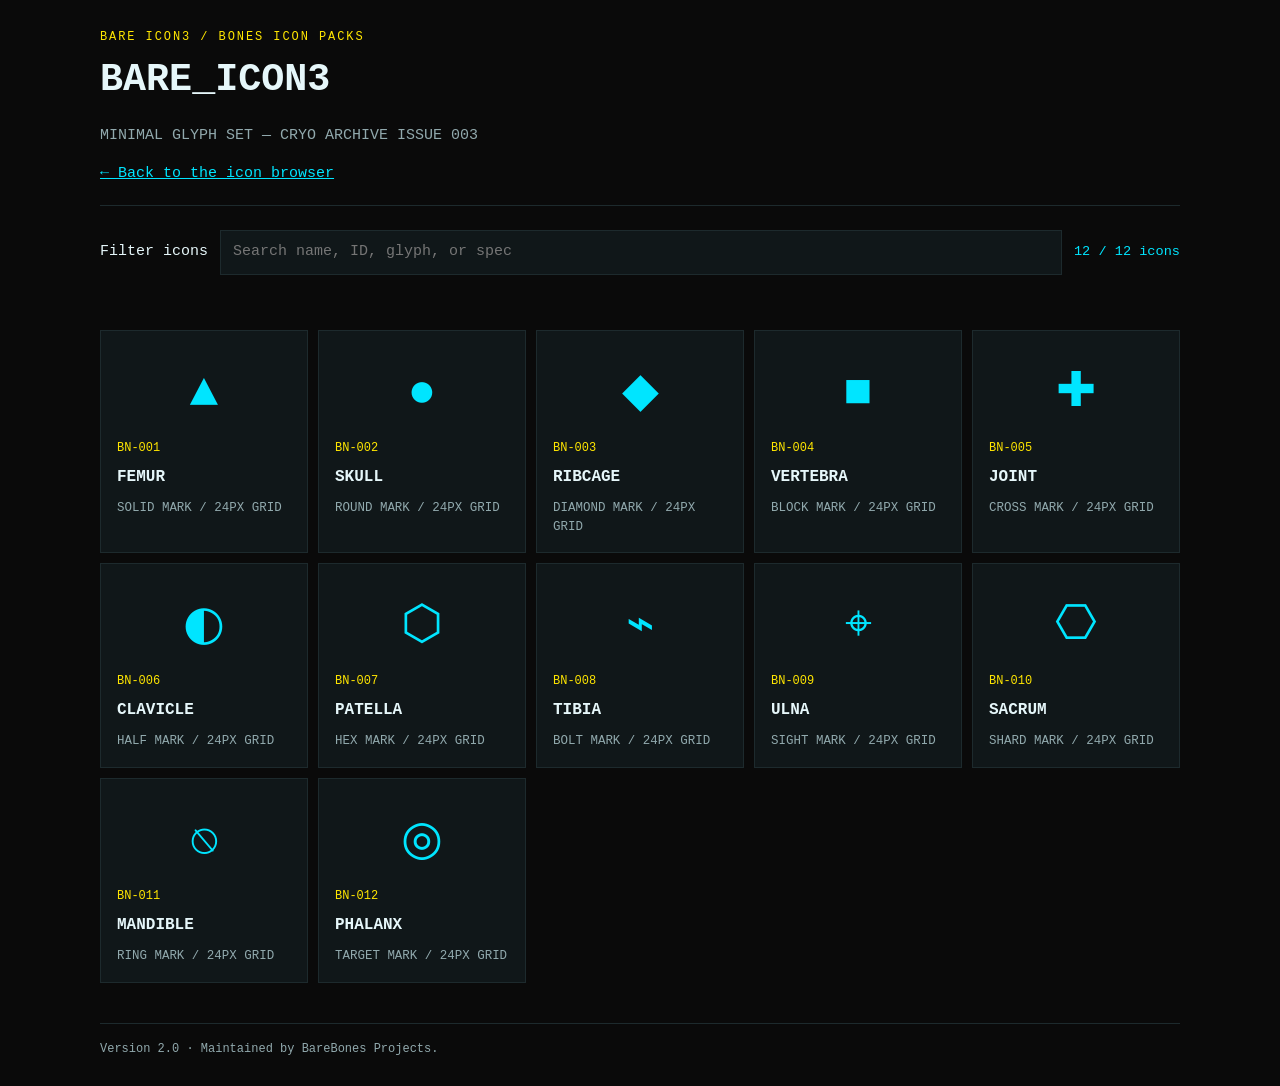
<file: catalog.html>
<!doctype html>
<html lang="en">
<head>
  <meta charset="utf-8">
  <meta name="viewport" content="width=device-width, initial-scale=1">
  <meta name="description" content="Browse the maintained BARE ICON3 BONES glyph catalog.">
  <title>BARE ICON3 — BONES catalog</title>
  <style>
    :root { color-scheme: dark; --bg:#0a0a0a; --panel:#101719; --line:#1d2a2d; --ink:#e6f7fa; --dim:#91a9ad; --cyan:#00e5ff; --yellow:#ffe600; }
    * { box-sizing:border-box; }
    body { margin:0; background:var(--bg); color:var(--ink); font:15px/1.5 ui-monospace,SFMono-Regular,Menlo,monospace; }
    header, main, footer { width:min(100% - 32px, 1080px); margin:auto; }
    header { padding:28px 0 20px; border-bottom:1px solid var(--line); }
    .eyebrow { color:var(--yellow); font-size:.75rem; letter-spacing:.16em; }
    h1 { margin:.4rem 0; font-size:clamp(1.5rem,5vw,2.4rem); }
    header p, footer { color:var(--dim); }
    main { padding:24px 0 40px; }
    .toolbar { display:flex; gap:12px; align-items:center; flex-wrap:wrap; margin-bottom:18px; }
    input { flex:1 1 220px; min-height:44px; padding:10px 12px; color:var(--ink); background:var(--panel); border:1px solid var(--line); font:inherit; }
    #count { color:var(--cyan); font-size:.85rem; }
    #status { min-height:1.5em; color:var(--dim); }
    .grid { display:grid; grid-template-columns:repeat(auto-fill,minmax(min(100%,190px),1fr)); gap:10px; }
    .card { min-width:0; padding:16px; border:1px solid var(--line); background:var(--panel); }
    .glyph { display:grid; place-items:center; min-height:92px; color:var(--cyan); font-size:3rem; }
    .name { margin:8px 0 2px; color:var(--ink); font-size:1rem; }
    .id { color:var(--yellow); font-size:.75rem; }
    .spec { margin-top:10px; color:var(--dim); font-size:.78rem; overflow-wrap:anywhere; }
    footer { padding:16px 0 28px; border-top:1px solid var(--line); font-size:.75rem; }
    a { color:var(--cyan); }
  </style>
</head>
<body>
  <header>
    <div class="eyebrow">BARE ICON3 / <span id="pack">BONES</span></div>
    <h1 id="title">Glyph catalog</h1>
    <p id="tagline">Browse maintained catalog entries.</p>
    <a href="./">← Back to the icon browser</a>
  </header>
  <main>
    <div class="toolbar">
      <label for="search">Filter icons</label>
      <input id="search" type="search" placeholder="Search name, ID, glyph, or spec" autocomplete="off">
      <output id="count" aria-live="polite"></output>
    </div>
    <p id="status" role="status" aria-live="polite">Loading catalog…</p>
    <section id="grid" class="grid" aria-label="Catalog icons"></section>
  </main>
  <footer id="credit">Maintained by BareBones Projects.</footer>
  <script>
    const grid = document.querySelector('#grid');
    const search = document.querySelector('#search');
    const status = document.querySelector('#status');
    const count = document.querySelector('#count');
    let icons = [];
    function render() {
      const q = search.value.trim().toLocaleLowerCase();
      const shown = icons.filter(icon => [icon.id, icon.name, icon.glyph, icon.spec].some(value => String(value ?? '').toLocaleLowerCase().includes(q)));
      grid.replaceChildren(...shown.map(icon => {
        const card = document.createElement('article'); card.className = 'card';
        const glyph = document.createElement('div'); glyph.className = 'glyph'; glyph.textContent = icon.glyph ?? ''; glyph.setAttribute('aria-label', `Glyph ${icon.glyph ?? ''}`);
        const id = document.createElement('div'); id.className = 'id'; id.textContent = icon.id ?? 'NO ID';
        const name = document.createElement('h2'); name.className = 'name'; name.textContent = icon.name ?? 'Unnamed icon';
        const spec = document.createElement('div'); spec.className = 'spec'; spec.textContent = icon.spec ?? '';
        card.append(glyph, id, name, spec); return card;
      }));
      count.textContent = `${shown.length} / ${icons.length} icons`;
      status.textContent = shown.length ? '' : 'No icons match your search.';
    }
    search.addEventListener('input', render);
    fetch('./content.json').then(response => { if (!response.ok) throw new Error(`HTTP ${response.status}`); return response.json(); }).then(data => {
      if (!Array.isArray(data.icons)) throw new Error('Catalog is missing its icons array.');
      icons = data.icons;
      document.title = `${data.title || data.codename || 'BARE ICON3'} — catalog`;
      document.querySelector('#title').textContent = data.title || 'Glyph catalog';
      document.querySelector('#pack').textContent = data.pack || data.codename || 'CATALOG';
      document.querySelector('#tagline').textContent = data.tagline || data.description || 'Browse maintained catalog entries.';
      document.querySelector('#credit').textContent = `Version ${data.version || '—'} · Maintained by ${data.creator || 'BareBones Projects'}.`;
      render();
    }).catch(error => { status.textContent = `Could not load content.json: ${error.message} Start the local server with ./serve.sh.`; count.textContent = ''; });
  </script>
</body>
</html>
</file>
